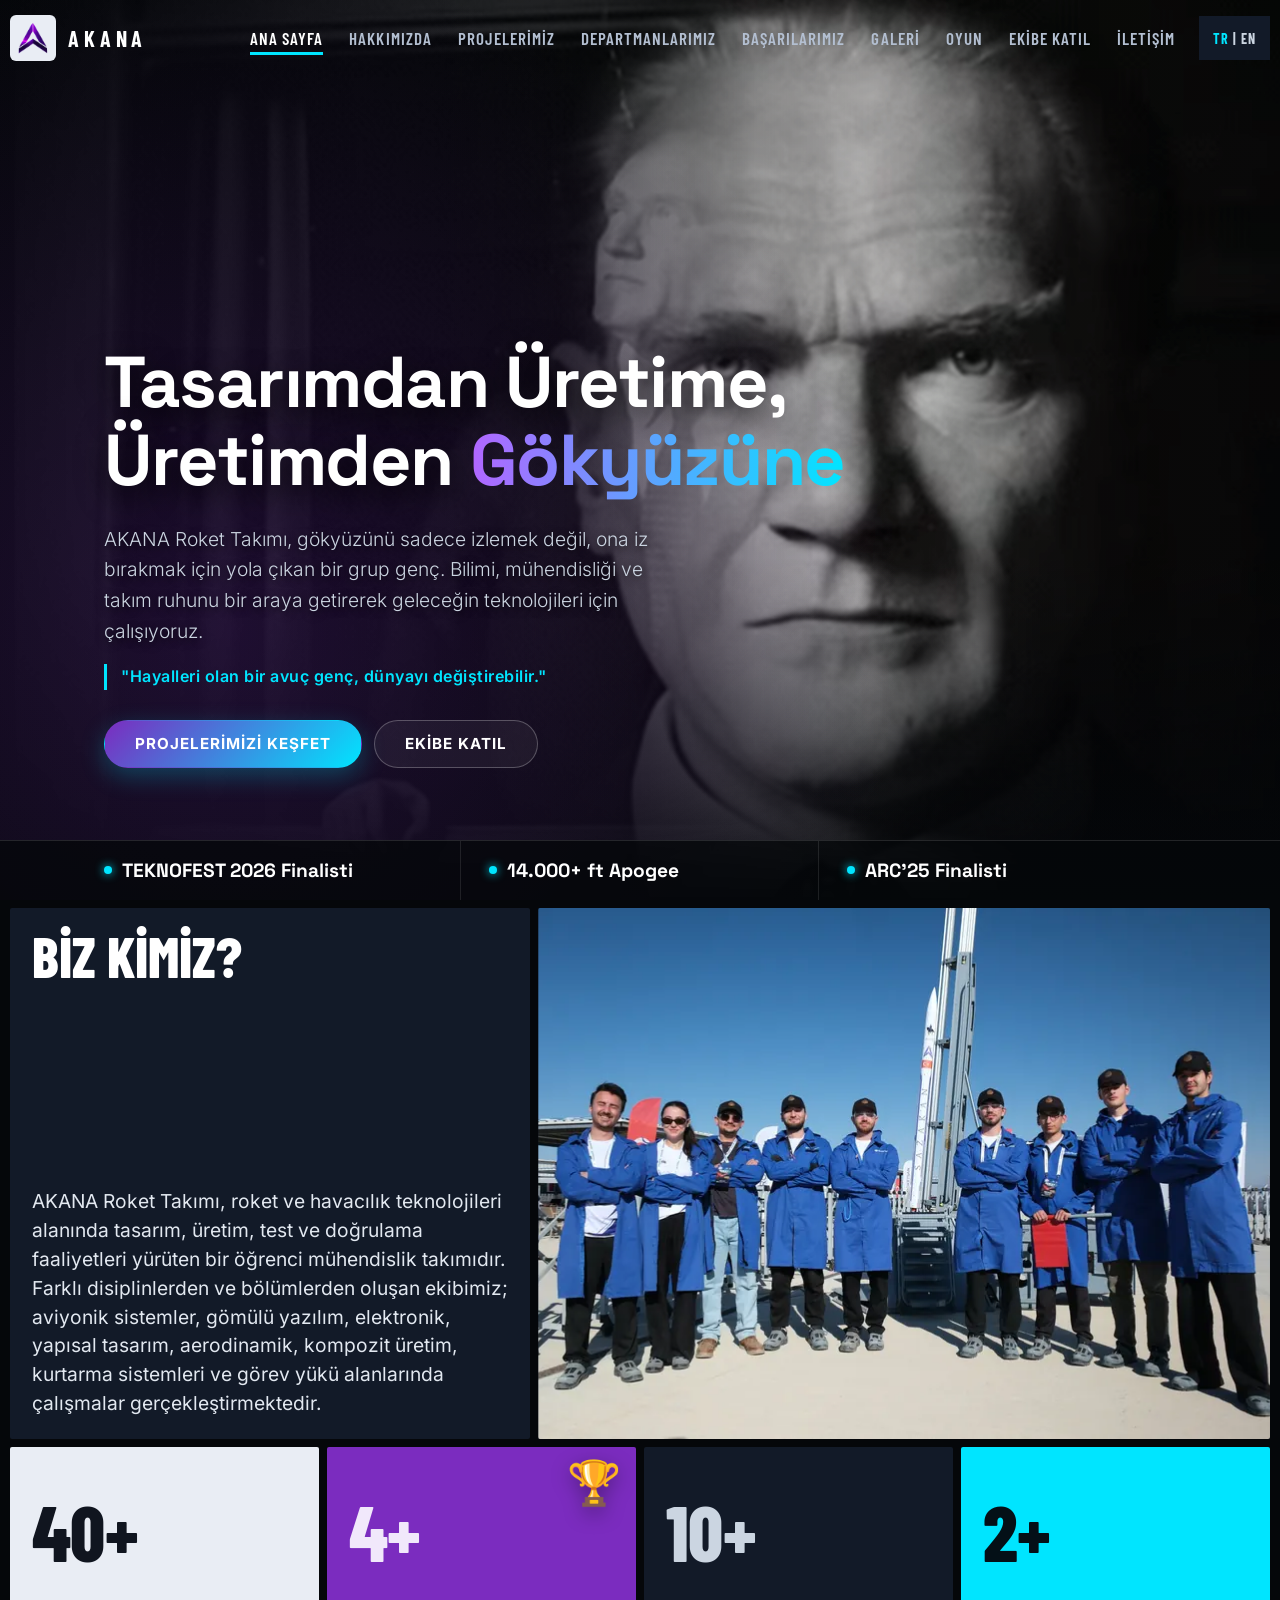
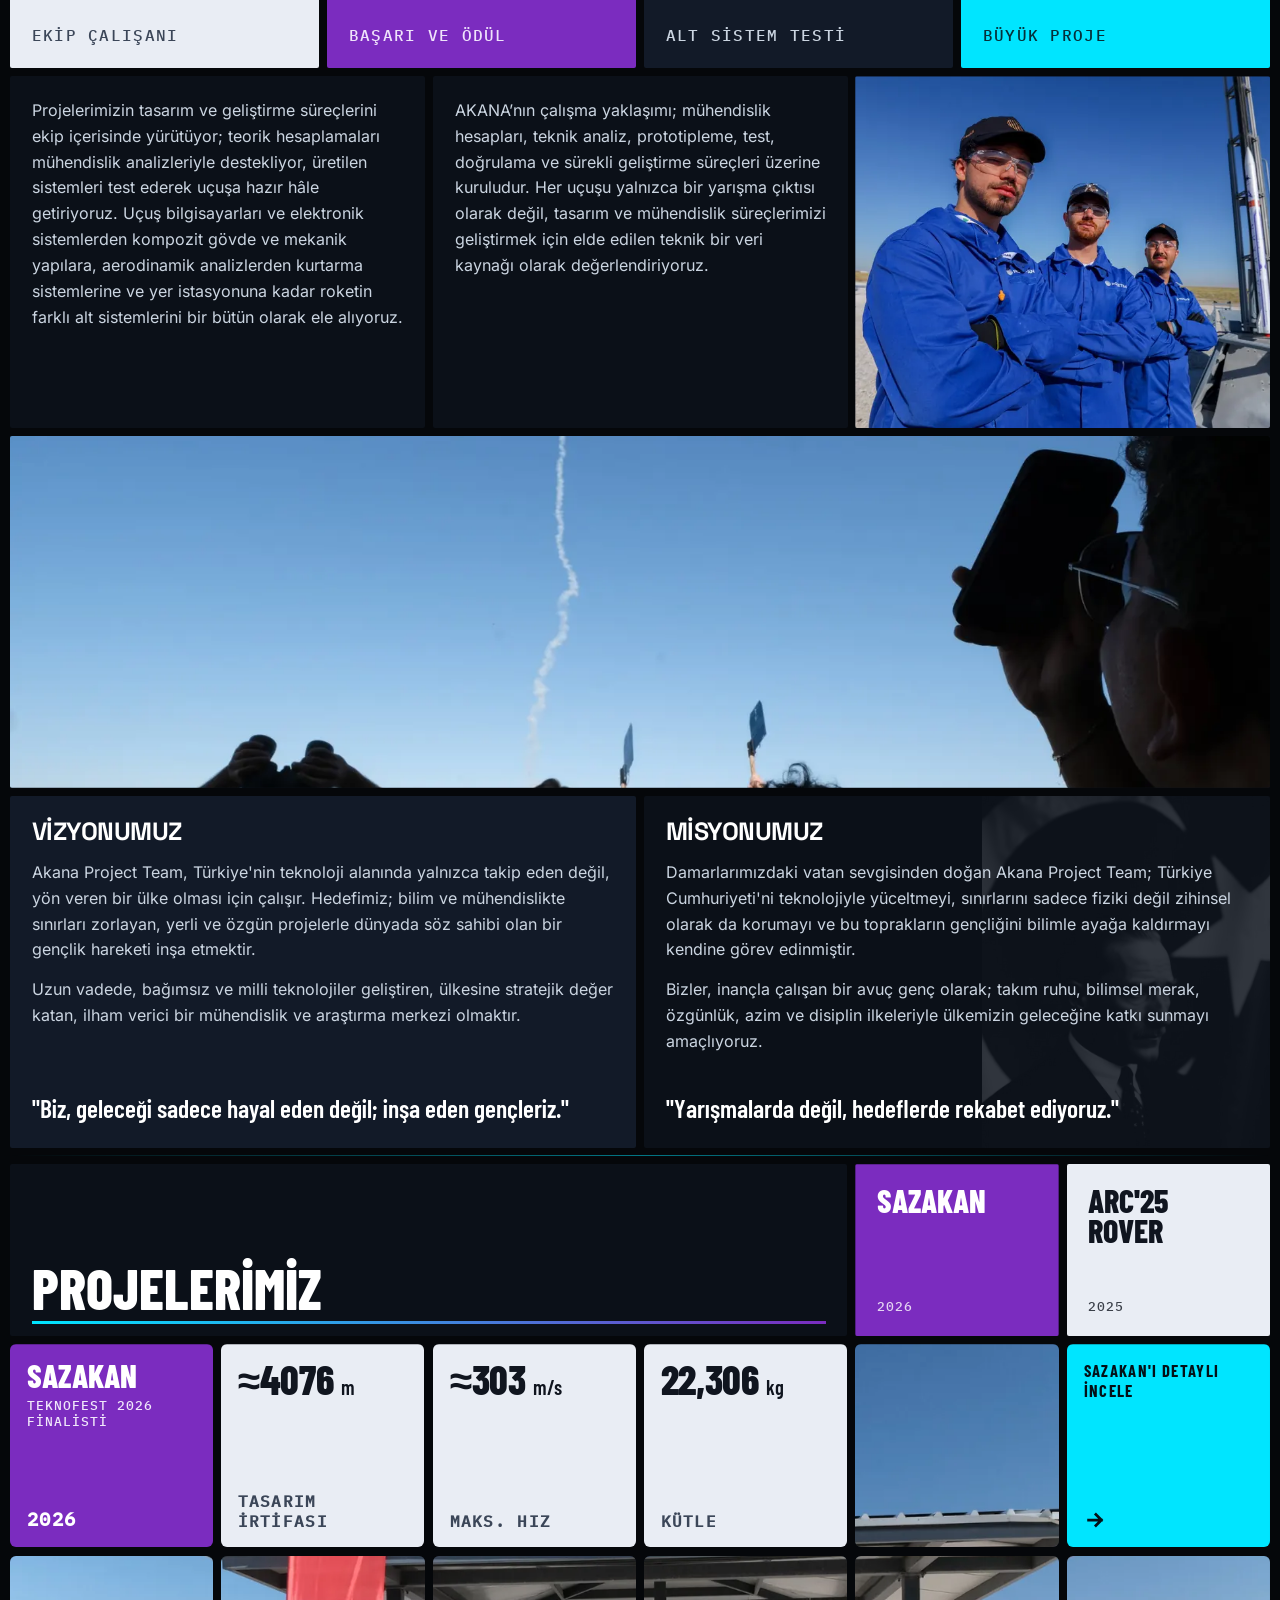
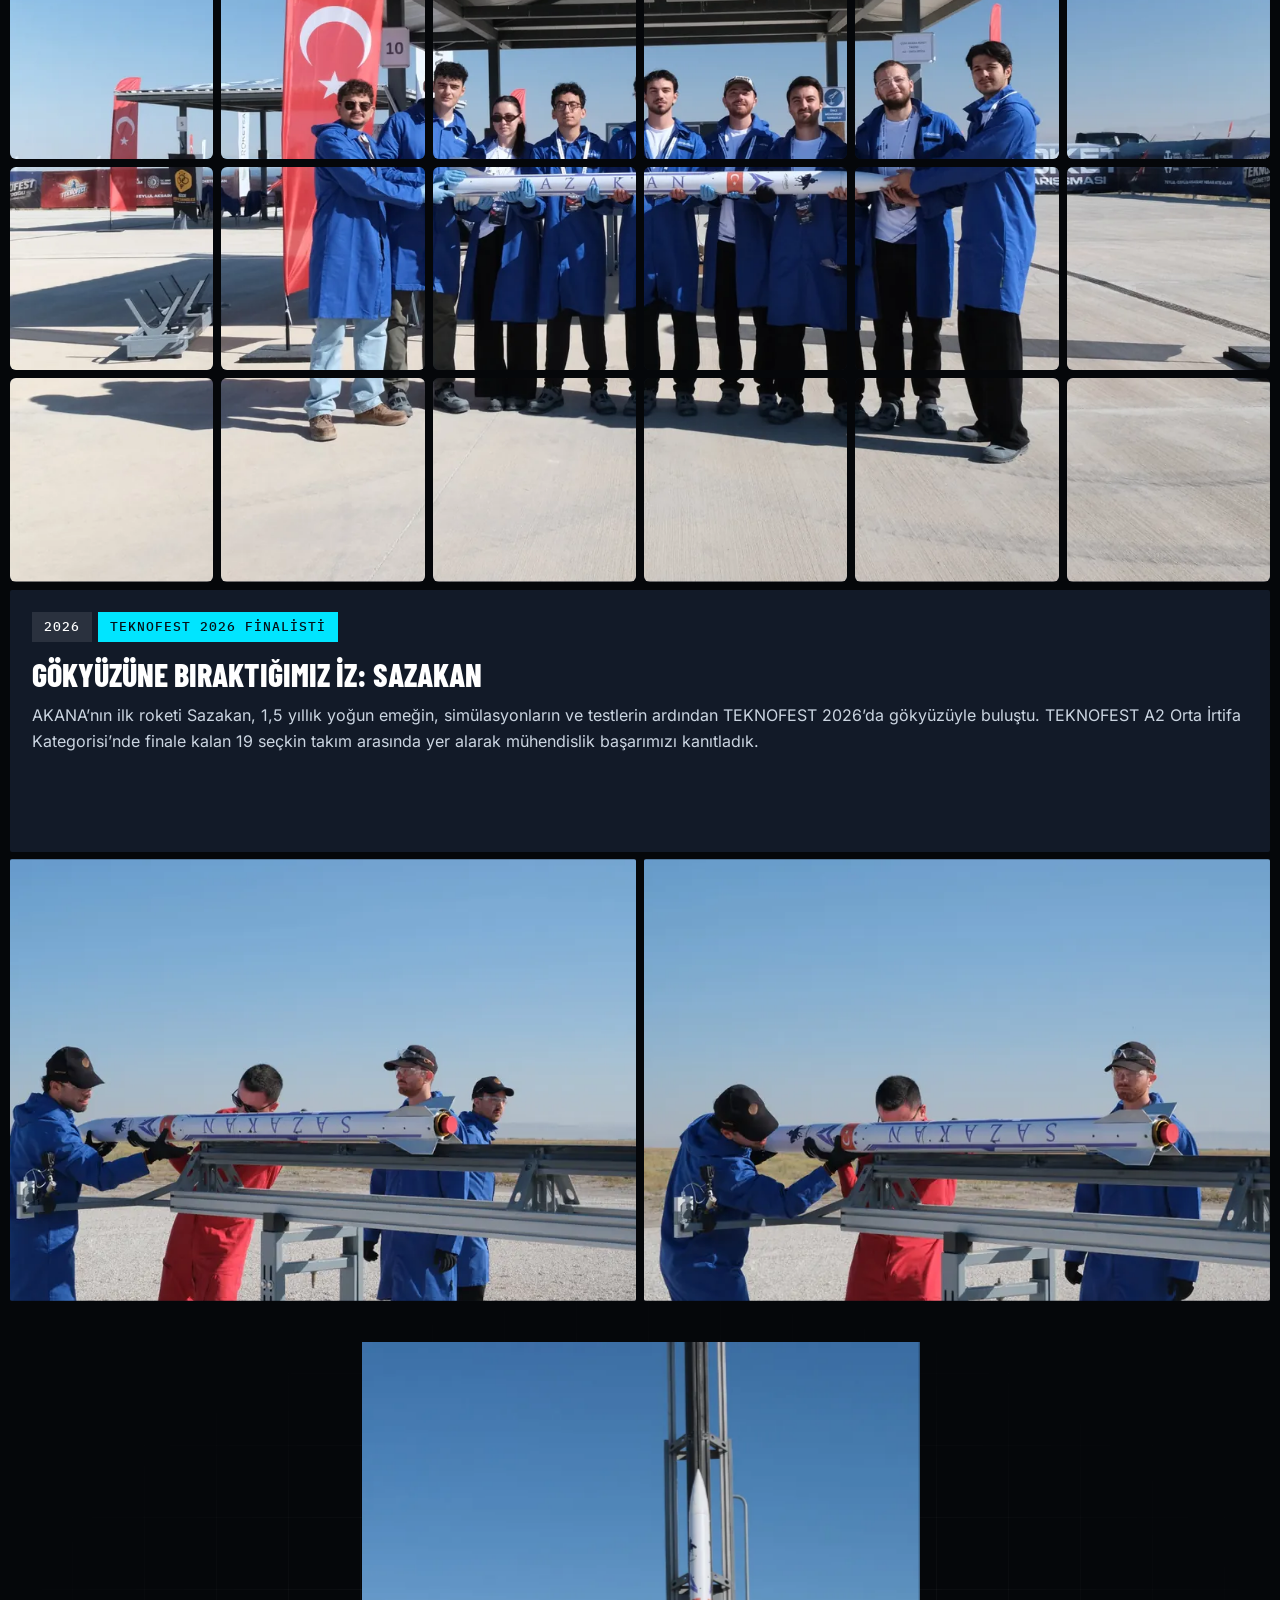
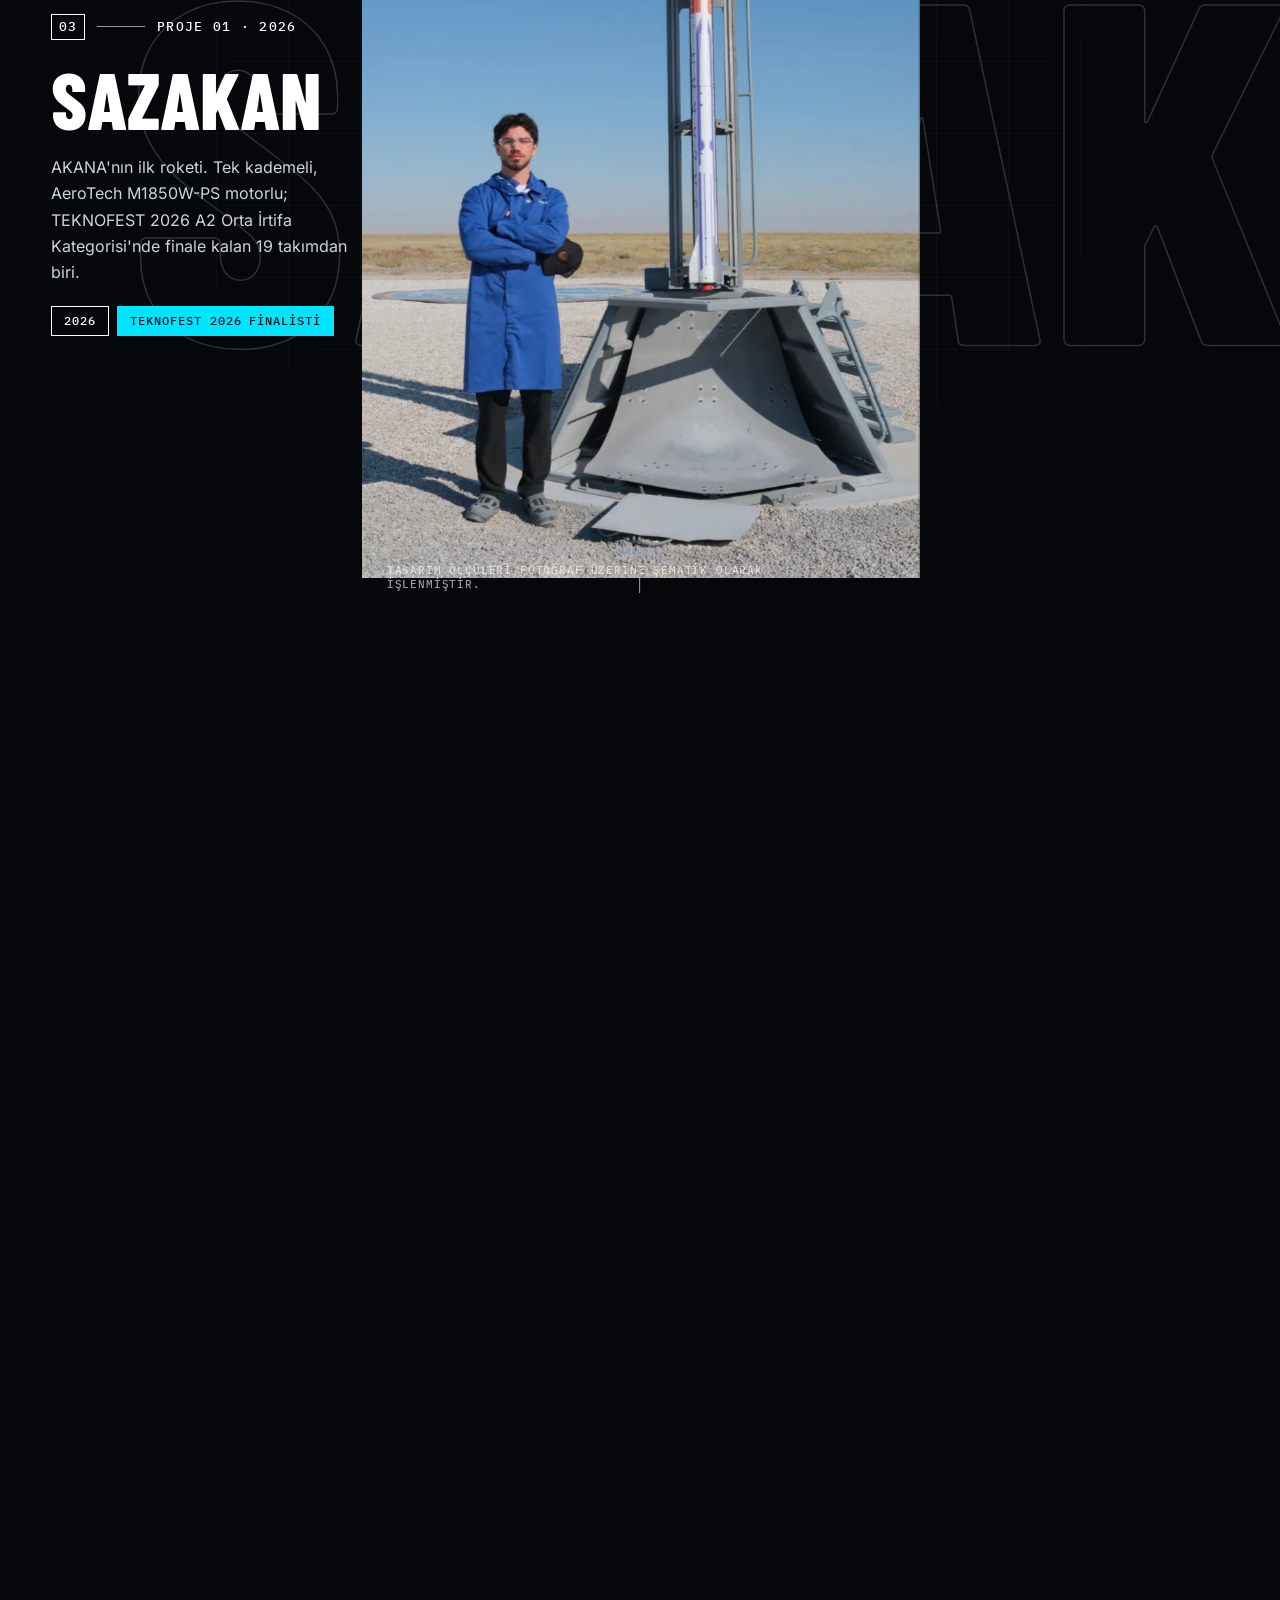
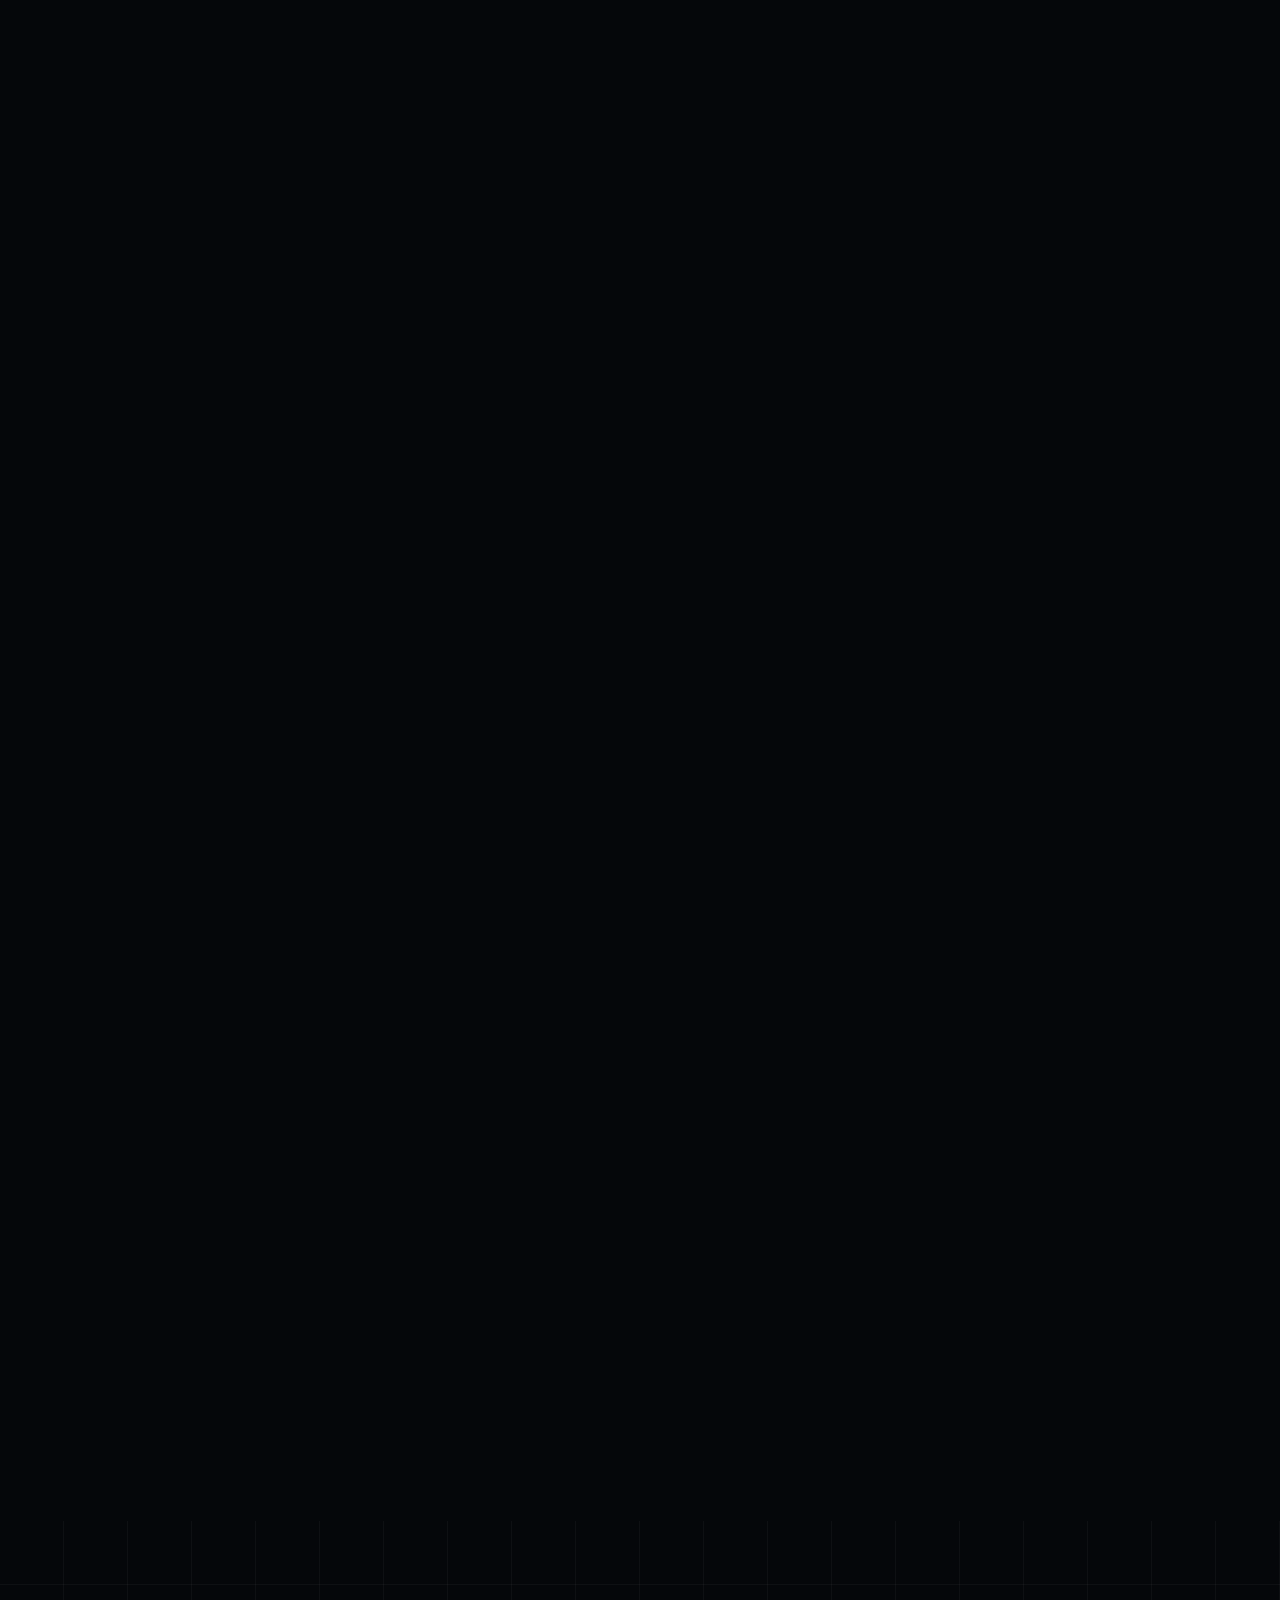
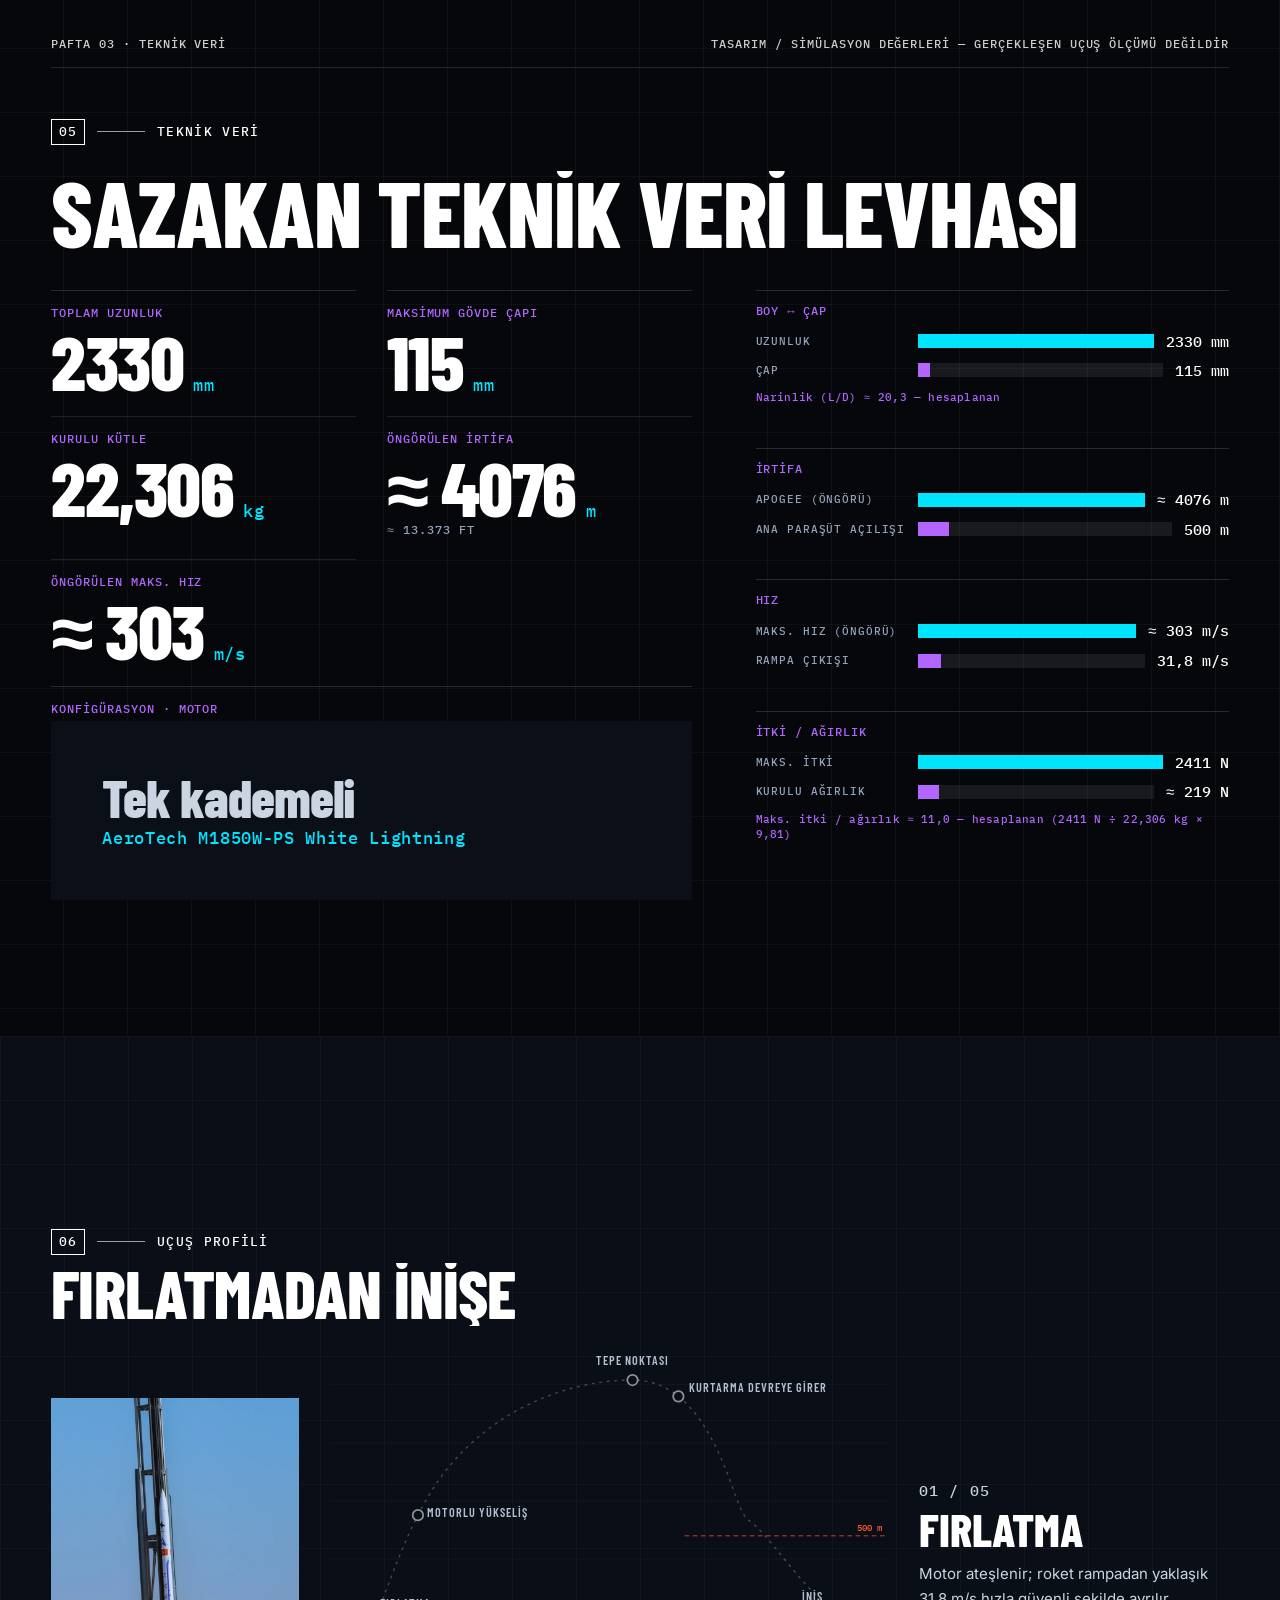
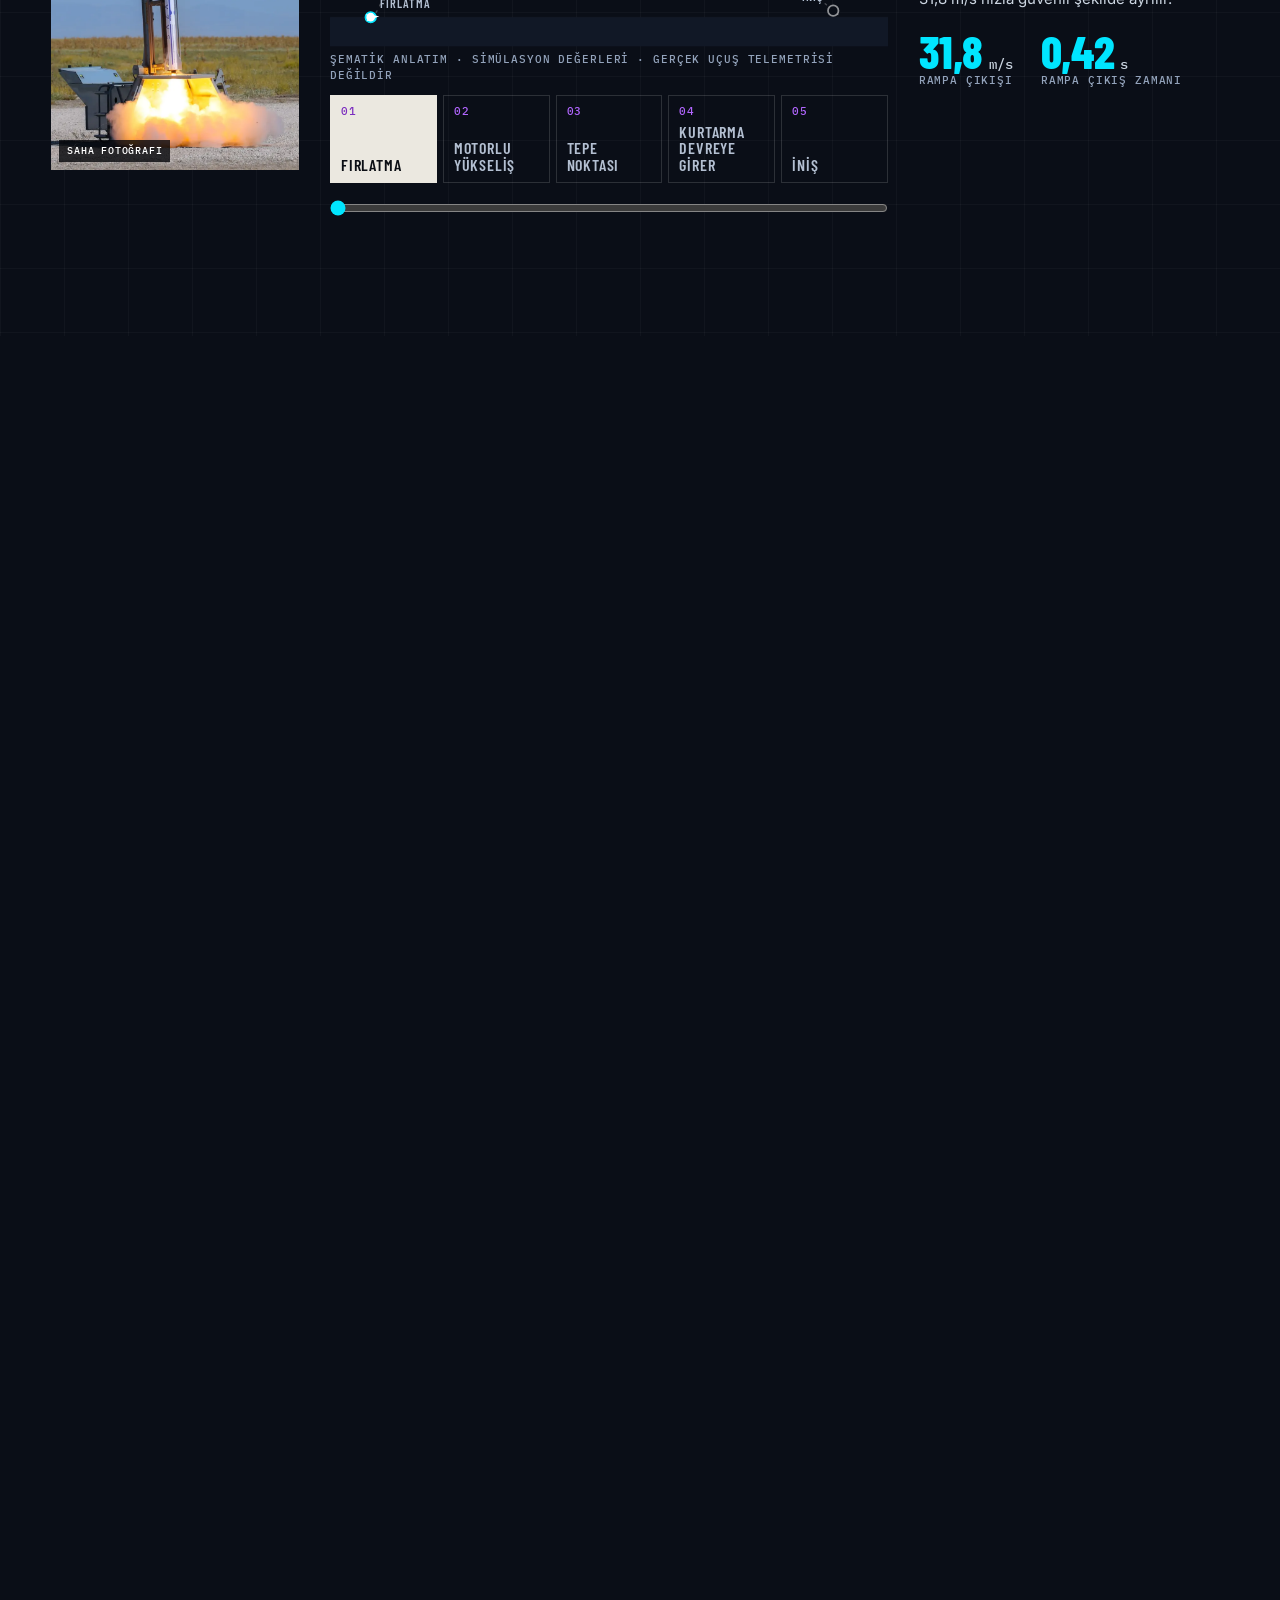
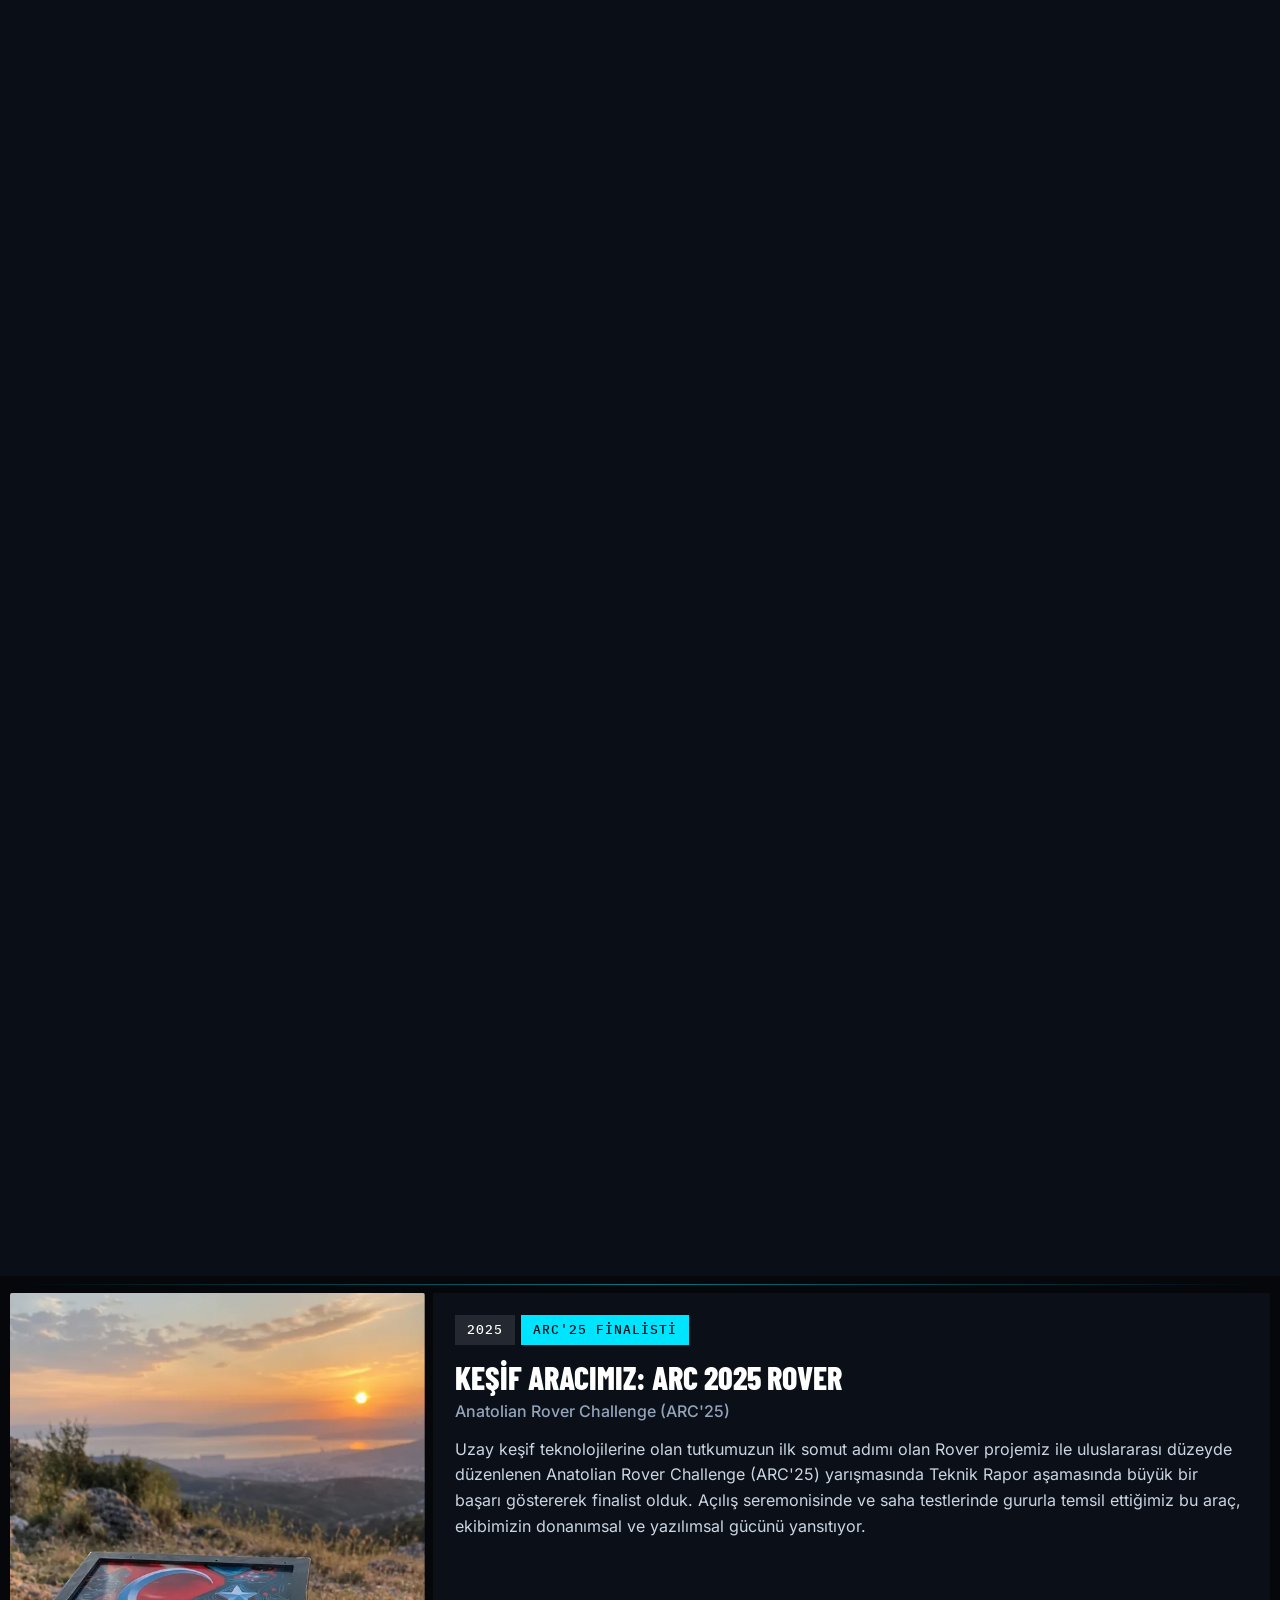
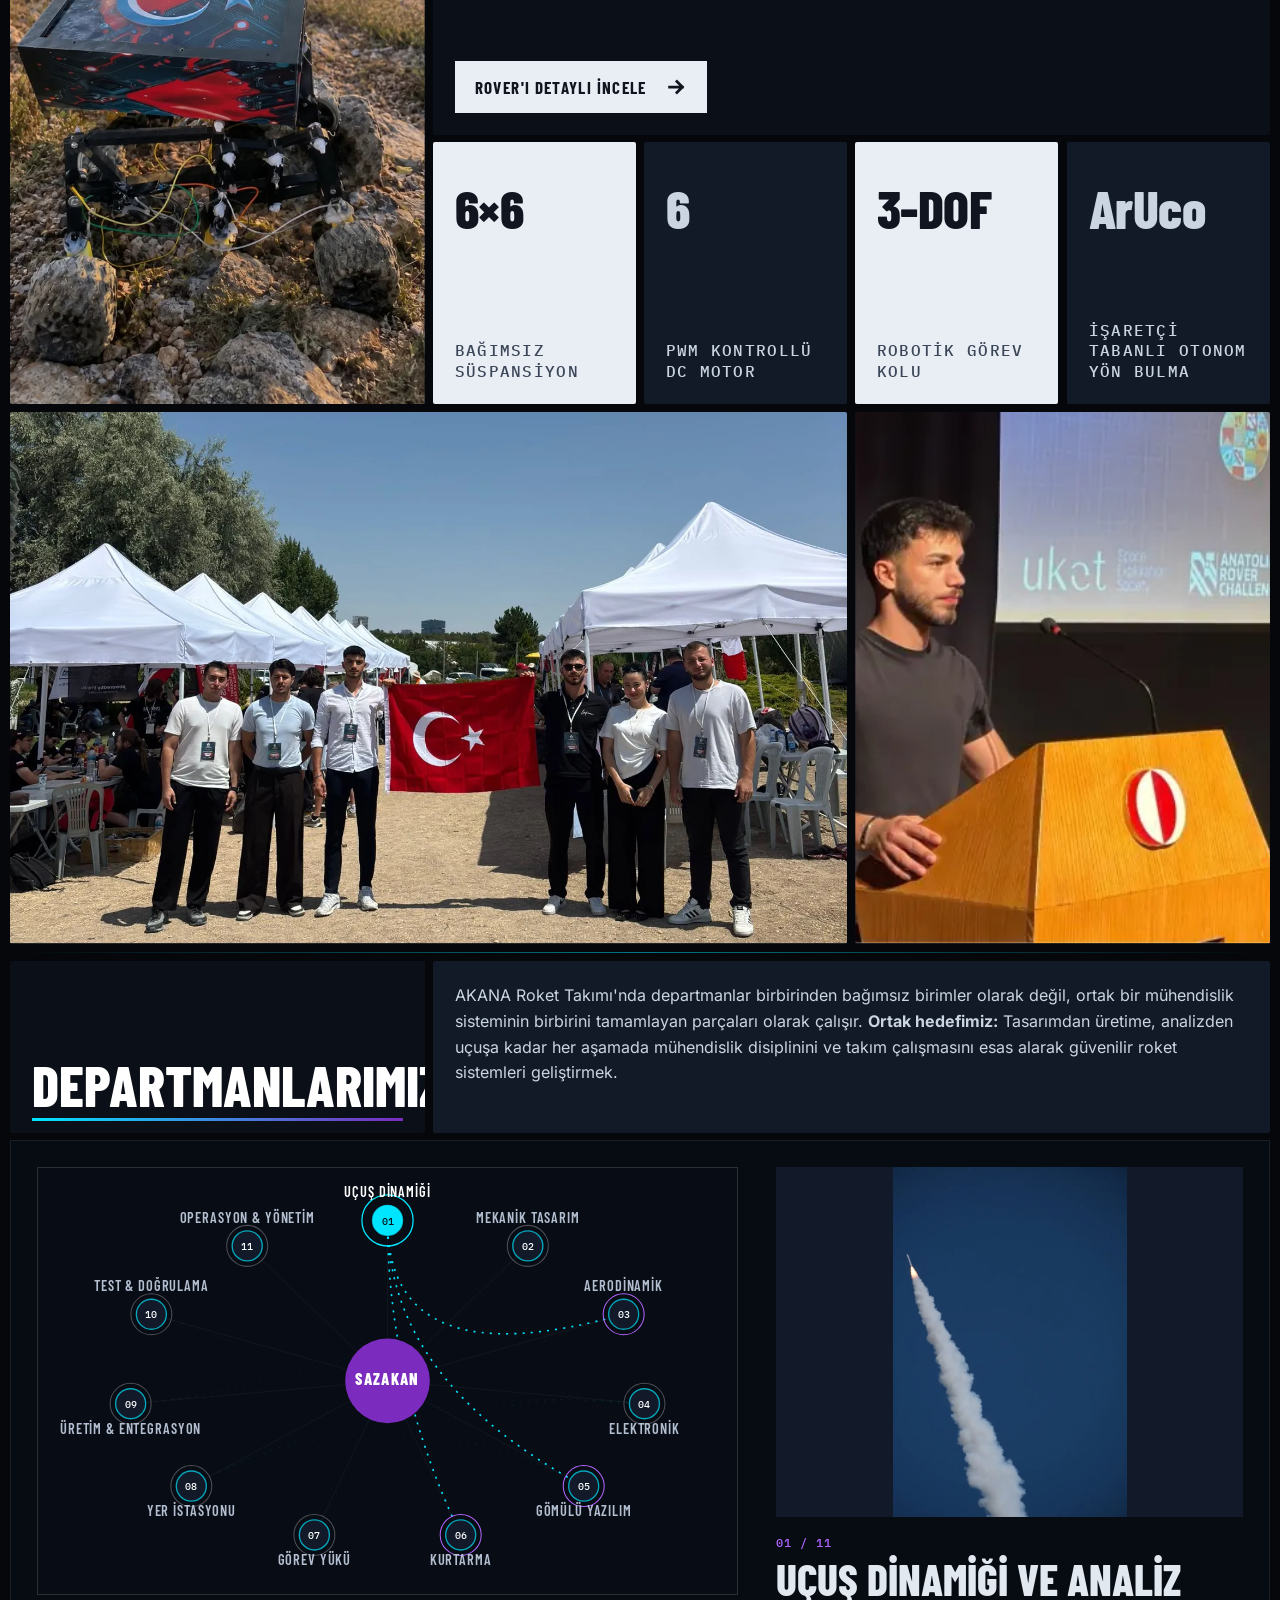
<file: index.html>
<!DOCTYPE html>
<html lang="tr">
<head>
    <meta charset="UTF-8">
    <meta name="viewport" content="width=device-width, initial-scale=1.0, viewport-fit=cover">
    <meta name="color-scheme" content="dark">
    <title>AKANA Roket Takımı | Tasarımdan Üretime, Üretimden Gökyüzüne</title>
    <meta name="description" content="AKANA Roket Takımı: roket ve havacılık teknolojileri alanında tasarım, üretim, test ve doğrulama yapan öğrenci mühendislik takımı. SAZAKAN, ARC'25 Rover ve ekibe katılım.">
    <meta name="theme-color" content="#05070a">
    <link rel="preload" href="assets/fonts/barlow-condensed-latin-800-normal.woff2" as="font" type="font/woff2" crossorigin>

    <meta property="og:type" content="website">
    <meta property="og:site_name" content="AKANA Roket Takımı">
    <meta property="og:title" content="AKANA Roket Takımı | Tasarımdan Üretime, Üretimden Gökyüzüne">
    <meta property="og:description" content="Hayalleri olan bir avuç genç, dünyayı değiştirebilir.">
    <meta property="og:url" content="https://akanaroket-dotcom.github.io/">
    <meta property="og:image" content="https://akanaroket-dotcom.github.io/WhatsApp%20Image%202026-09-24%20at%2015.19.49.jpeg">

    <link rel="icon" type="image/png" href="assets/img/akana-logo-180.png">
    <link rel="preconnect" href="https://fonts.googleapis.com">
    <link rel="preconnect" href="https://fonts.gstatic.com" crossorigin>
    <link href="https://fonts.googleapis.com/css2?family=Inter:wght@300;400;500;600;700&family=Space+Grotesk:wght@400;500;600;700&display=swap" rel="stylesheet">

    <script>document.documentElement.classList.add('js');</script>

    <style id="hero-lock">
        /* ===== ATATÜRK GİRİŞ BÖLÜMÜ — KİLİTLİ BLOK =====
           Bu blok ve <section class="hero"> işaretlemesi orijinal siteden birebir alınmıştır; değiştirilmemelidir. */
        :root {
            color-scheme: dark;
            --dark-bg: #05070a;
            --dark-surface: #0a0e17;
            --text: #cbd5e1;
            --text-strong: #e2e8f0;
            --text-muted: #8b9bb4;
            --accent-purple: #7b2cbf;
            --accent-light-purple: #b266ff;
            --accent-cyan: #00e5ff;
            --white: #ffffff;
            --green: #10b981;
            --glass-bg: rgba(10, 14, 23, 0.72);
            --glass-border: rgba(255, 255, 255, 0.08);
            --glass-glow: 0 8px 32px 0 rgba(0, 0, 0, 0.6);
            --transition: all 0.35s cubic-bezier(0.25, 0.8, 0.25, 1);
            --head: 'Space Grotesk', 'Inter', system-ui, sans-serif;
            --body: 'Inter', system-ui, -apple-system, 'Segoe UI', Roboto, sans-serif;
            --nav-h: 76px;
        }
        * { margin: 0; padding: 0; box-sizing: border-box; }
        html { scroll-behavior: smooth; scroll-padding-top: 84px; -webkit-text-size-adjust: 100%; text-size-adjust: 100%; }
        body { counter-reset: sec dept; font-family: var(--body); background-color: var(--dark-bg); color: var(--text-strong); line-height: 1.7; font-size: 1rem; width: 100%; overflow-x: hidden; position: relative; -webkit-font-smoothing: antialiased; }
        h1, h2, h3, h4 { font-family: var(--head); letter-spacing: -0.02em; line-height: 1.12; color: var(--white); font-weight: 700; overflow-wrap: break-word; }
        a { color: inherit; text-decoration: none; }
        img { max-width: 100%; height: auto; display: block; border-radius: 12px; }
        button { font-family: inherit; }
        ul, ol { list-style: none; }
        [hidden] { display: none !important; }
        .container { max-width: 1200px; margin: 0 auto; padding: 0 5%; width: 100%; position: relative; z-index: 2; }
        html[lang="tr"] .en-content { display: none !important; }
        html[lang="en"] .tr-content { display: none !important; }
        .btn { position: relative; overflow: hidden; z-index: 1; display: inline-flex; align-items: center; justify-content: center; gap: 10px; min-height: 48px; padding: 13px 30px; font: 700 0.95rem/1.2 var(--body); letter-spacing: 1px; text-transform: uppercase; border: 1px solid transparent; border-radius: 50px; cursor: pointer; text-align: center; transition: var(--transition); }
        .btn-primary { background: linear-gradient(135deg, var(--accent-purple), var(--accent-cyan)); color: #fff; box-shadow: 0 8px 25px rgba(0, 229, 255, 0.25); }
        .btn-primary::before { content: ''; position: absolute; top: 0; right: 0; bottom: 0; left: 0; background: linear-gradient(135deg, var(--accent-cyan), var(--accent-light-purple)); z-index: -1; opacity: 0; transition: var(--transition); }
        .btn-primary:hover { transform: translateY(-3px); box-shadow: 0 12px 30px rgba(0, 229, 255, 0.45); }
        .btn-primary:hover::before { opacity: 1; }
        .btn-ghost { background: rgba(255, 255, 255, 0.05); border-color: rgba(255, 255, 255, 0.25); color: #fff; }
        .btn-ghost:hover { background: rgba(255, 255, 255, 0.12); border-color: var(--accent-cyan); box-shadow: 0 0 15px rgba(0, 229, 255, 0.3); transform: translateY(-3px); }
        .hero { position: relative; min-height: 640px; min-height: max(100vh, 640px); min-height: max(100svh, 640px); display: flex; flex-direction: column; padding: 0 !important; overflow: hidden; isolation: isolate; color: #fff; }
        .hero-bg { position: absolute; top: 0; right: 0; bottom: 0; left: 0; z-index: -3; background: var(--dark-bg) url('[data-uri]') 58% 18% / cover no-repeat; filter: contrast(1.06) brightness(0.92); }
        .hero-video { position: absolute; top: 0; bottom: 0; right: 0; width: 66%; height: 100%; z-index: -3; object-fit: cover; object-position: 50% 30%; filter: contrast(1.06) brightness(0.9); -webkit-mask-image: linear-gradient(90deg, transparent 0%, #000 38%); mask-image: linear-gradient(90deg, transparent 0%, #000 38%); pointer-events: none; }
        .hero::before { content: ''; position: absolute; top: 0; right: 0; bottom: 0; left: 0; z-index: -2; background: linear-gradient(90deg, rgba(5, 7, 10, 0.95) 0%, rgba(5, 7, 10, 0.78) 34%, rgba(5, 7, 10, 0.2) 68%, rgba(5, 7, 10, 0.4) 100%), linear-gradient(0deg, var(--dark-bg) 0%, rgba(5, 7, 10, 0) 38%); }
        .hero::after { content: ''; position: absolute; top: 0; right: 0; bottom: 0; left: 0; z-index: -1; background: radial-gradient(circle at 18% 70%, rgba(123, 44, 191, 0.22), transparent 55%); pointer-events: none; }
        .hero-inner { flex: 1; display: flex; flex-direction: column; justify-content: flex-end; padding-top: calc(var(--nav-h) + 48px); padding-bottom: clamp(36px, 6vw, 72px); }
        .hero h1 { font-size: clamp(2.3rem, min(7vw, 8vh), 4.8rem); font-weight: 700; line-height: 1.08; color: #fff; max-width: 16ch; text-shadow: 0 10px 30px rgba(0, 0, 0, 0.8); }
        .hero h1 .grad { background: linear-gradient(to right, var(--accent-light-purple), var(--accent-cyan)); -webkit-background-clip: text; background-clip: text; -webkit-text-fill-color: transparent; color: transparent; text-shadow: none; }
        .hero-lead { max-width: 34rem; color: #cbd5e1; font-weight: 300; font-size: clamp(1rem, 1.5vw, 1.2rem); margin: 24px 0 18px; text-shadow: 0 2px 10px rgba(0, 0, 0, 0.8); }
        .hero-motto { max-width: 34rem; color: var(--accent-cyan); font-weight: 600; letter-spacing: 0.5px; border-left: 3px solid var(--accent-cyan); padding-left: 14px; margin: 0 0 30px; }
        .hero-cta { display: flex; flex-wrap: wrap; gap: 12px; }
        .hero-data { border-top: 1px solid rgba(255, 255, 255, 0.12); background: rgba(5, 7, 10, 0.78); }
        .hero-data ul { display: grid; grid-template-columns: repeat(3, minmax(0, 1fr)); }
        .hero-data li { padding: 18px 16px 18px 0; border-right: 1px solid rgba(255, 255, 255, 0.1); font: 700 clamp(0.88rem, 1.9vw, 1.2rem)/1.2 var(--head); color: #fff; display: flex; align-items: center; gap: 10px; }
        .hero-data li::before { content: ''; flex: none; width: 8px; height: 8px; border-radius: 50%; background: var(--accent-cyan); box-shadow: 0 0 10px var(--accent-cyan); }
        .hero-data li + li { padding-left: clamp(12px, 2.5vw, 28px); }
        .hero-data li:last-child { border-right: 0; }
        @media (max-width: 768px) {
            .hero::before { background: linear-gradient(0deg, var(--dark-bg) 6%, rgba(5, 7, 10, 0.86) 44%, rgba(5, 7, 10, 0.3) 76%, rgba(5, 7, 10, 0.55) 100%); }
            .hero-bg { background-position: 60% 14%; }
            .hero-video { width: 100%; -webkit-mask-image: none; mask-image: none; object-position: 50% 18%; }
            .hero-inner { padding-top: calc(var(--nav-h) + 24px); }
            .btn, .hero-cta .btn, .join-actions .btn { width: 100%; }
        }
        @media (max-height: 520px) and (orientation: landscape) {
            .hero { min-height: 560px; }
            .hero-inner { padding-top: calc(var(--nav-h) + 16px); }
        }
        @media (prefers-reduced-motion: reduce) {
            .hero-video { display: none; }
        }
    </style>
    <link rel="stylesheet" href="assets/css/akana.css?v=20261023">
</head>
<body>
    <a href="#icerik" class="skip-link"><span class="tr-content">İçeriğe geç</span><span class="en-content">Skip to content</span></a>
    <div class="progress" id="progress" aria-hidden="true"></div>

    <!-- NAVBAR -->
    <nav class="navbar" id="navbar" aria-label="Ana menü">
        <div class="nav-inner">
            <a href="#anasayfa" class="logo" aria-label="AKANA Roket Takımı - Ana Sayfa">
                <span class="logo-mark"><img src="assets/img/akana-logo-180.png" alt="Akana Logo" width="40" height="40"></span>
                <span class="logo-word">AKANA</span>
            </a>
            <button class="menu-toggle" id="mobile-menu" aria-label="Menüyü aç / Open menu" aria-expanded="false" aria-controls="nav-links"><span class="bars" aria-hidden="true"></span></button>
            <ul class="nav-links" id="nav-links">
                <li><a class="nav-link" href="#anasayfa"><span class="tr-content">Ana Sayfa</span><span class="en-content">Home</span></a></li>
                <li><a class="nav-link" href="#hakkimizda"><span class="tr-content">Hakkımızda</span><span class="en-content">About Us</span></a></li>
                <li><a class="nav-link" href="#projeler"><span class="tr-content">Projelerimiz</span><span class="en-content">Projects</span></a></li>
                <li><a class="nav-link" href="#departmanlar"><span class="tr-content">Departmanlarımız</span><span class="en-content">Departments</span></a></li>
                <li><a class="nav-link" href="#basarilar"><span class="tr-content">Başarılarımız</span><span class="en-content">Achievements</span></a></li>
                <li><a class="nav-link" href="#medya"><span class="tr-content">Galeri</span><span class="en-content">Gallery</span></a></li>
                <li><a class="nav-link" href="#oyun"><span class="tr-content">Oyun</span><span class="en-content">Game</span></a></li>
                <li><a class="nav-link" href="#ekibe-alim"><span class="tr-content">Ekibe Katıl</span><span class="en-content">Join the Team</span></a></li>
                <li><a class="nav-link" href="#iletisim"><span class="tr-content">İletişim</span><span class="en-content">Contact</span></a></li>
                <li><button class="lang-btn" type="button" onclick="toggleLanguage()" aria-label="Dili değiştir / Switch language"><span class="l-tr">TR</span> | <span class="l-en">EN</span></button></li>
            </ul>
        </div>
    </nav>

    <main id="icerik">

    <!-- HERO (Atatürk girişi — orijinal, değiştirilmedi) -->
    <section class="hero" id="anasayfa" aria-labelledby="hero-title">
        <div class="hero-bg" role="img" aria-label="AKANA Roket Takımı"></div>
        <video class="hero-video" autoplay muted loop playsinline preload="auto" aria-hidden="true" tabindex="-1" disablepictureinpicture><source src="hero.mp4" type="video/mp4"><source src="hero.webm" type="video/webm"></video>
        
        <div class="container hero-inner">
            <h1 id="hero-title">
                <span class="tr-content">Tasarımdan Üretime,<br>Üretimden <span class="grad">Gökyüzüne</span></span>
                <span class="en-content">From Design to Production,<br>From Production to <span class="grad">the Sky</span></span>
            </h1>

            <p class="hero-lead tr-content">AKANA Roket Takımı, gökyüzünü sadece izlemek değil, ona iz bırakmak için yola çıkan bir grup genç. Bilimi, mühendisliği ve takım ruhunu bir araya getirerek geleceğin teknolojileri için çalışıyoruz.</p>
            <p class="hero-lead en-content">AKANA Rocket Team is a group of young engineers driven not only to look at the sky, but to leave our mark on it. Our goal is to bring together engineering, scientific curiosity, and teamwork to develop innovative technologies.</p>

            <p class="hero-motto tr-content">"Hayalleri olan bir avuç genç, dünyayı değiştirebilir."</p>
            <p class="hero-motto en-content">"A handful of young people with dreams can change the world."</p>

            <div class="hero-cta">
                <a href="#projeler" class="btn btn-primary"><span class="tr-content">Projelerimizi Keşfet</span><span class="en-content">Explore Our Projects</span></a>
                <a href="#ekibe-alim" class="btn btn-ghost"><span class="tr-content">Ekibe Katıl</span><span class="en-content">Join the Team</span></a>
            </div>
        </div>
        <div class="hero-data">
            <div class="container">
                <ul>
                    <li><span class="tr-content">TEKNOFEST 2026 Finalisti</span><span class="en-content">TEKNOFEST 2026 Finalist</span></li>
                    <li><span>14.000+ ft Apogee</span></li>
                    <li><span class="tr-content">ARC'25 Finalisti</span><span class="en-content">ARC'25 Finalist</span></li>
                </ul>
            </div>
        </div>
    </section>

    <!-- HAKKIMIZDA -->
    <section id="hakkimizda" class="sect" aria-labelledby="about-title">
      <div class="board">
        <div class="t txt alt lead-t" style="--c:5;--r:6;--ct:6"><h2 class="h-title" id="about-title"><span class="tr-content">Biz Kimiz?</span><span class="en-content">Who Are We?</span></h2><p class="tr-content lead">AKANA Roket Takımı, roket ve havacılık teknolojileri alanında tasarım, üretim, test ve doğrulama faaliyetleri yürüten bir öğrenci mühendislik takımıdır. Farklı disiplinlerden ve bölümlerden oluşan ekibimiz; aviyonik sistemler, gömülü yazılım, elektronik, yapısal tasarım, aerodinamik, kompozit üretim, kurtarma sistemleri ve görev yükü alanlarında çalışmalar gerçekleştirmektedir.</p><p class="en-content lead">AKANA Rocket Team is a student engineering team conducting design, production, testing, and verification activities in the field of rocket and aviation technologies. Our team consisting of different disciplines and departments; conducts studies in the fields of avionics systems, embedded software, electronics, structural design, aerodynamics, composite manufacturing, recovery systems and payload.</p></div>
        <button class="t ph " style="--c:7;--r:6;--ct:6;--arm:3/2" type="button" data-lb data-full="assets/img/team-lineup-pad-1600.webp" data-w="2576" data-h="1717" aria-label="Mavi önlüklü ekip fırlatma kulesinin önünde sıralanmış — büyüt / enlarge"><img src="assets/img/team-lineup-pad-800.webp" srcset="assets/img/team-lineup-pad-800.webp 800w, assets/img/team-lineup-pad-1600.webp 1600w" sizes="(max-width:640px) 100vw, (max-width:1024px) 100vw, 58vw" width="1600" height="1066" alt="Mavi önlüklü ekip fırlatma kulesinin önünde sıralanmış" data-alt-tr="Mavi önlüklü ekip fırlatma kulesinin önünde sıralanmış" data-alt-en="The team in blue coats lined up in front of the launch towers" loading="lazy" decoding="async" style="object-position:50% 62%"></button>
        <div class="t fact paper" style="--c:3;--r:2;--ct:3;--cm:1"><p class="num"><span data-count="40">40</span>+</p><p class="lbl"><span class="tr-content">Ekip Çalışanı</span><span class="en-content">Team Members</span></p></div>
        <div class="t fact purple" style="--c:3;--r:2;--ct:3;--cm:1"><span class="trophy" aria-hidden="true">🏆</span><p class="num"><span data-count="4">4</span>+</p><p class="lbl"><span class="tr-content">Başarı ve Ödül</span><span class="en-content">Awards</span></p></div>
        <div class="t fact alt" style="--c:3;--r:2;--ct:3;--cm:1"><p class="num"><span data-count="10">10</span>+</p><p class="lbl"><span class="tr-content">Alt Sistem Testi</span><span class="en-content">Subsystem Tests</span></p></div>
        <div class="t fact accent" style="--c:3;--r:2;--ct:3;--cm:1"><p class="num"><span data-count="2">2</span>+</p><p class="lbl"><span class="tr-content">Büyük Proje</span><span class="en-content">Major Projects</span></p></div>
        <div class="t txt" style="--c:4;--r:4;--ct:6"><p class="tr-content ">Projelerimizin tasarım ve geliştirme süreçlerini ekip içerisinde yürütüyor; teorik hesaplamaları mühendislik analizleriyle destekliyor, üretilen sistemleri test ederek uçuşa hazır hâle getiriyoruz. Uçuş bilgisayarları ve elektronik sistemlerden kompozit gövde ve mekanik yapılara, aerodinamik analizlerden kurtarma sistemlerine ve yer istasyonuna kadar roketin farklı alt sistemlerini bir bütün olarak ele alıyoruz.</p><p class="en-content ">We manage the design and development processes of our projects internally; supporting theoretical calculations with engineering analyses and testing the manufactured systems to make them flight-ready. We consider the different subsystems of the rocket as a whole, from flight computers and electronic systems to composite body and mechanical structures, from aerodynamic analyzes to recovery systems and ground stations.</p></div>
        <div class="t txt" style="--c:4;--r:4;--ct:6"><p class="tr-content ">AKANA’nın çalışma yaklaşımı; mühendislik hesapları, teknik analiz, prototipleme, test, doğrulama ve sürekli geliştirme süreçleri üzerine kuruludur. Her uçuşu yalnızca bir yarışma çıktısı olarak değil, tasarım ve mühendislik süreçlerimizi geliştirmek için elde edilen teknik bir veri kaynağı olarak değerlendiriyoruz.</p><p class="en-content ">AKANA's working approach is built on engineering calculations, technical analysis, prototyping, testing, verification, and continuous improvement processes. We consider each flight not only as an outcome of a competition, but as a technical data source obtained to improve our design and engineering processes.</p></div>
        <button class="t ph " style="--c:4;--r:4;--ct:6;--arm:3/2" type="button" data-lb data-full="assets/img/team-low-angle-1600.webp" data-w="1600" data-h="1066" aria-label="Mavi önlüklü üç ekip üyesi, arkada fırlatma kulesinde roket — büyüt / enlarge"><img src="assets/img/team-low-angle-800.webp" srcset="assets/img/team-low-angle-800.webp 800w, assets/img/team-low-angle-1600.webp 1600w" sizes="(max-width:640px) 100vw, (max-width:1024px) 100vw, 33vw" width="1600" height="1066" alt="Mavi önlüklü üç ekip üyesi, arkada fırlatma kulesinde roket" data-alt-tr="Mavi önlüklü üç ekip üyesi, arkada fırlatma kulesinde roket" data-alt-en="Three team members in blue coats, the rocket on the launch tower behind them" loading="lazy" decoding="async" style="object-position:18% 50%"></button>
        <button class="t ph " style="--c:12;--r:4;--ct:6;--arm:3/2" type="button" data-lb data-full="assets/img/crowd-smoke-trail-1600.webp" data-w="2576" data-h="1717" aria-label="Kalabalık gökyüzündeki duman izini izliyor — büyüt / enlarge"><img src="assets/img/crowd-smoke-trail-800.webp" srcset="assets/img/crowd-smoke-trail-800.webp 800w, assets/img/crowd-smoke-trail-1600.webp 1600w" sizes="(max-width:640px) 100vw, (max-width:1024px) 100vw, 100vw" width="1600" height="1066" alt="Kalabalık gökyüzündeki duman izini izliyor" data-alt-tr="Kalabalık gökyüzündeki duman izini izliyor" data-alt-en="The crowd watching the smoke trail in the sky" loading="lazy" decoding="async" style="object-position:50% 30%"></button>
        <div class="t txt vm alt" style="--c:6;--r:4;--ct:6"><h3><span class="tr-content">VİZYONUMUZ</span><span class="en-content">OUR VISION</span></h3><p class="tr-content">Akana Project Team, Türkiye'nin teknoloji alanında yalnızca takip eden değil, yön veren bir ülke olması için çalışır. Hedefimiz; bilim ve mühendislikte sınırları zorlayan, yerli ve özgün projelerle dünyada söz sahibi olan bir gençlik hareketi inşa etmektir.</p><p class="tr-content">Uzun vadede, bağımsız ve milli teknolojiler geliştiren, ülkesine stratejik değer katan, ilham verici bir mühendislik ve araştırma merkezi olmaktır.</p><p class="en-content">The Akana Project Team works for Turkey to be a guiding country, not just a follower, in the field of technology. Our goal is to build a youth movement that pushes the boundaries in science and engineering.</p><p class="en-content">In the long term, our aim is to become an inspiring engineering and research center that develops independent and national technologies.</p><p class="hl tr-content">"Biz, geleceği sadece hayal eden değil; inşa eden gençleriz."</p><p class="hl en-content">"We are the youth who not only dream of the future but build it."</p></div>
        <div class="t txt vm atat" style="--c:6;--r:4;--ct:6"><h3><span class="tr-content">MİSYONUMUZ</span><span class="en-content">OUR MISSION</span></h3><p class="tr-content">Damarlarımızdaki vatan sevgisinden doğan Akana Project Team; Türkiye Cumhuriyeti'ni teknolojiyle yüceltmeyi, sınırlarını sadece fiziki değil zihinsel olarak da korumayı ve bu toprakların gençliğini bilimle ayağa kaldırmayı kendine görev edinmiştir.</p><p class="tr-content">Bizler, inançla çalışan bir avuç genç olarak; takım ruhu, bilimsel merak, özgünlük, azim ve disiplin ilkeleriyle ülkemizin geleceğine katkı sunmayı amaçlıyoruz.</p><p class="en-content">Born from the love for our country in our veins, the Akana Project Team has made it its duty to elevate the Republic of Turkey with technology, to protect its borders not only physically but also mentally.</p><p class="en-content">As a handful of young people working with faith, we aim to contribute to the future of our country with the principles of team spirit, scientific curiosity, and discipline.</p><p class="hl tr-content">"Yarışmalarda değil, hedeflerde rekabet ediyoruz."</p><p class="hl en-content">"We compete not in competitions, but in goals."</p></div>
      </div>
    </section>

    <!-- PROJELER -->
    <section id="projeler" class="sect proj" aria-labelledby="projects-title">
      <div class="board">
        <div class="t head" style="--c:8;--r:2;--ct:6"><h2 class="h-title" id="projects-title"><span class="tr-content">Projelerimiz</span><span class="en-content">Our Projects</span></h2></div>
        <a class="t jump purple" style="--c:2;--r:2;--ct:2;--cm:2" href="#sazakan"><span class="j-name">SAZAKAN</span><span class="j-year">2026</span></a>
        <a class="t jump paper" style="--c:2;--r:2;--ct:2;--cm:1" href="#rover"><span class="j-name">ARC'25 Rover</span><span class="j-year">2025</span></a>
        
        <article class="mosaic" id="sazakan-ozet" aria-labelledby="sazakan-name" style="--mimg:url('../img/team-holds-sazakan-1600.webp')">
          <p class="sr-only"><span class="tr-content">Ekip, SAZAKAN roketini Türk bayrağının önünde taşıyor</span><span class="en-content">The team holding the SAZAKAN rocket in front of a Turkish flag</span></p>
          <div class="mosaic-grid" data-shutter>
            <div class="cell sp purple"><h3 class="m-name" id="sazakan-name">SAZAKAN</h3><p class="m-tag"><span class="tr-content">TEKNOFEST 2026 Finalisti</span><span class="en-content">TEKNOFEST 2026 Finalist</span></p><p class="m-yr">2026</p></div><div class="cell sp paper"><p class="num"><span>≈4076</span> <small>m</small></p><p class="lbl"><span class="tr-content">Tasarım İrtifası</span><span class="en-content">Design Apogee</span></p></div><div class="cell sp paper"><p class="num"><span>≈303</span> <small>m/s</small></p><p class="lbl"><span class="tr-content">Maks. Hız</span><span class="en-content">Max Speed</span></p></div><div class="cell sp paper"><p class="num"><span>22,306</span> <small>kg</small></p><p class="lbl"><span class="tr-content">Kütle</span><span class="en-content">Mass</span></p></div><div class="cell" aria-hidden="true" style="--bx:80.000%;--by:0.000%"></div><div class="cell sp accent"><a class="act" href="#sazakan-veri"><span><span class="tr-content">Sazakan'ı Detaylı İncele</span><span class="en-content">Review Sazakan in Detail</span></span><svg viewBox="0 0 24 24" width="22" height="22" aria-hidden="true"><path d="M5 12h14M13 6l6 6-6 6" fill="none" stroke="currentColor" stroke-width="3" stroke-linecap="square"/></svg></a></div><div class="cell" aria-hidden="true" style="--bx:0.000%;--by:33.333%"></div><div class="cell" aria-hidden="true" style="--bx:20.000%;--by:33.333%"></div><div class="cell" aria-hidden="true" style="--bx:40.000%;--by:33.333%"></div><div class="cell" aria-hidden="true" style="--bx:60.000%;--by:33.333%"></div><div class="cell" aria-hidden="true" style="--bx:80.000%;--by:33.333%"></div><div class="cell" aria-hidden="true" style="--bx:100.000%;--by:33.333%"></div><div class="cell" aria-hidden="true" style="--bx:0.000%;--by:66.667%"></div><div class="cell" aria-hidden="true" style="--bx:20.000%;--by:66.667%"></div><div class="cell" aria-hidden="true" style="--bx:40.000%;--by:66.667%"></div><div class="cell" aria-hidden="true" style="--bx:60.000%;--by:66.667%"></div><div class="cell" aria-hidden="true" style="--bx:80.000%;--by:66.667%"></div><div class="cell" aria-hidden="true" style="--bx:100.000%;--by:66.667%"></div><div class="cell" aria-hidden="true" style="--bx:0.000%;--by:100.000%"></div><div class="cell" aria-hidden="true" style="--bx:20.000%;--by:100.000%"></div><div class="cell" aria-hidden="true" style="--bx:40.000%;--by:100.000%"></div><div class="cell" aria-hidden="true" style="--bx:60.000%;--by:100.000%"></div><div class="cell" aria-hidden="true" style="--bx:80.000%;--by:100.000%"></div><div class="cell" aria-hidden="true" style="--bx:100.000%;--by:100.000%"></div>
          </div>
          <button class="t ph mosaic-m" style="--c:12;--r:5;--ct:6;--arm:3/2" type="button" data-lb data-full="assets/img/team-holds-sazakan-1600.webp" data-w="2576" data-h="1717" aria-label="Ekip, SAZAKAN roketini Türk bayrağının önünde taşıyor — büyüt / enlarge"><img src="assets/img/team-holds-sazakan-800.webp" srcset="assets/img/team-holds-sazakan-800.webp 800w, assets/img/team-holds-sazakan-1600.webp 1600w" sizes="(max-width:640px) 100vw, (max-width:1024px) 100vw, 100vw" width="1600" height="1066" alt="Ekip, SAZAKAN roketini Türk bayrağının önünde taşıyor" data-alt-tr="Ekip, SAZAKAN roketini Türk bayrağının önünde taşıyor" data-alt-en="The team holding the SAZAKAN rocket in front of a Turkish flag" loading="lazy" decoding="async" style="object-position:50% 62%"></button>
        </article>
        <div class="t txt alt saz-body" style="--c:12;--r:3;--ct:6"><p class="tags"><span class="tag">2026</span><span class="tag hot"><span class="tr-content">TEKNOFEST 2026 Finalisti</span><span class="en-content">TEKNOFEST 2026 Finalist</span></span></p><h3 class="t-h"><span class="tr-content">Gökyüzüne Bıraktığımız İz: SAZAKAN</span><span class="en-content">Our Mark in the Sky: SAZAKAN</span></h3><p class="tr-content ">AKANA’nın ilk roketi Sazakan, 1,5 yıllık yoğun emeğin, simülasyonların ve testlerin ardından TEKNOFEST 2026’da gökyüzüyle buluştu. TEKNOFEST A2 Orta İrtifa Kategorisi’nde finale kalan 19 seçkin takım arasında yer alarak mühendislik başarımızı kanıtladık.</p><p class="en-content ">AKANA’s first rocket, Sazakan, met the sky at TEKNOFEST 2026 after 1.5 years of intense effort. We proved our engineering success by placing among the 19 finalist teams.</p></div>
        <button class="t ph " style="--c:6;--r:5;--ct:6;--arm:3/2" type="button" data-lb data-full="assets/img/rail-sazakan-1600.webp" data-w="2576" data-h="1717" aria-label="SAZAKAN rayda, üç kişi montaj çalışması yapıyor — büyüt / enlarge"><img src="assets/img/rail-sazakan-800.webp" srcset="assets/img/rail-sazakan-800.webp 800w, assets/img/rail-sazakan-1600.webp 1600w" sizes="(max-width:640px) 100vw, (max-width:1024px) 100vw, 50vw" width="1600" height="1066" alt="SAZAKAN rayda, üç kişi montaj çalışması yapıyor" data-alt-tr="SAZAKAN rayda, üç kişi montaj çalışması yapıyor" data-alt-en="SAZAKAN on the rail with three people at work" loading="lazy" decoding="async" style="object-position:50% 50%"></button><button class="t ph " style="--c:6;--r:5;--ct:6;--arm:3/2" type="button" data-lb data-full="assets/img/rail-sazakan-b-1600.webp" data-w="2576" data-h="1717" aria-label="SAZAKAN rayda, ekip son kontrollerde — büyüt / enlarge"><img src="assets/img/rail-sazakan-b-800.webp" srcset="assets/img/rail-sazakan-b-800.webp 800w, assets/img/rail-sazakan-b-1600.webp 1600w" sizes="(max-width:640px) 100vw, (max-width:1024px) 100vw, 50vw" width="1600" height="1066" alt="SAZAKAN rayda, ekip son kontrollerde" data-alt-tr="SAZAKAN rayda, ekip son kontrollerde" data-alt-en="SAZAKAN on the rail while the team runs final checks" loading="lazy" decoding="async" style="object-position:50% 50%"></button>
      </div>
    </section>
    <div class="x2">
    <!-- SAZAKAN: SAHNE -->
    <section id="sazakan" class="scene" data-scene aria-labelledby="sazakan-title">
      <div class="scene-pin">
        <div class="scene-word" aria-hidden="true"><span>SAZAKAN</span></div>
        <div class="scene-grid-bg" aria-hidden="true"></div>
        <div class="scene-copy">
          <p class="eyebrow on-dark"><span class="ix">03</span><span class="ln"></span><span class="tr-content">Proje 01 · 2026</span><span class="en-content">Project 01 · 2026</span></p>
          <h2 class="scene-title" id="sazakan-title">SAZAKAN</h2>
          <p class="tr-content scene-lead">AKANA'nın ilk roketi. Tek kademeli, AeroTech M1850W-PS motorlu; TEKNOFEST 2026 A2 Orta İrtifa Kategorisi'nde finale kalan 19 takımdan biri.</p><p class="en-content scene-lead">AKANA's first rocket. Single-stage, powered by an AeroTech M1850W-PS motor; one of the 19 finalist teams in the TEKNOFEST 2026 A2 Medium Altitude Category.</p>
          <p class="x-tags"><span class="x-tag">2026</span><span class="x-tag x-hot"><span class="tr-content">TEKNOFEST 2026 Finalisti</span><span class="en-content">TEKNOFEST 2026 Finalist</span></span></p>
        </div>
        <figure class="scene-photo">
          <div class="sp-inner">
            <img class="sp-img" src="assets/img/member-tower-a-800.webp" srcset="assets/img/member-tower-a-800.webp 800w, assets/img/member-tower-a-1600.webp 1600w" sizes="(max-width:900px) 80vw, 46vw" width="1600" height="2400" alt="Mavi önlüklü bir ekip üyesi kuledeki roketin yanında" data-alt-tr="Mavi önlüklü bir ekip üyesi kuledeki roketin yanında" data-alt-en="A team member in a blue coat next to the rocket on the tower" loading="eager" decoding="async" style="object-position:50% 50%">
            <svg class="dim" viewBox="0 0 1600 2400" aria-hidden="true" preserveAspectRatio="none">
              <g class="dim-l">
                <path class="ext" d="M 1120 366 H 1420 M 1120 1566 H 1420" />
                <path class="dl" pathLength="1" d="M 1390 366 V 1566" />
                <path class="tick" d="M 1365 366 H 1415 M 1365 1566 H 1415" />
              </g>
              <g class="dim-d">
                <path class="ext" d="M 936 910 V 830 M 1008 910 V 830" />
                <path class="dl" pathLength="1" d="M 936 855 H 1008" />
              </g>
            </svg>
            <span class="dl-label l-len mono" aria-hidden="true">L = 2330 mm</span>
            <span class="dl-label l-dia mono" aria-hidden="true">Ø 115 mm</span>
          </div>
          <figcaption class="mono"><span class="tr-content">Tasarım ölçüleri fotoğraf üzerine şematik olarak işlenmiştir.</span><span class="en-content">Design dimensions are overlaid schematically on the photograph.</span></figcaption>
        </figure>
        <ul class="scene-read" role="list">
          <li class="r1"><span class="mono"><span class="tr-content">UZUNLUK</span><span class="en-content">LENGTH</span></span><b>2330</b><i>mm</i></li>
          <li class="r2"><span class="mono"><span class="tr-content">MAKS. ÇAP</span><span class="en-content">MAX. DIAMETER</span></span><b>115</b><i>mm</i></li>
          <li class="r3"><span class="mono"><span class="tr-content">KURULU KÜTLE</span><span class="en-content">LOADED MASS</span></span><b>22,306</b><i>kg</i></li>
        </ul>
        <p class="scroll-cue mono" aria-hidden="true"><span class="tr-content">Kaydır</span><span class="en-content">Scroll</span><i></i></p>
      </div>
    </section>

    
    <!-- SAZAKAN: VERİ LEVHASI -->
    <section id="sazakan-veri" class="sheet ink-grid" aria-labelledby="data-title" data-bars>
      <div class="wrap">
        <div class="sheet-top"><span class="mono"><span class="tr-content">PAFTA 03 · TEKNİK VERİ</span><span class="en-content">SHEET 03 · TECHNICAL DATA</span></span><span class="mono"><span class="tr-content">TASARIM / SİMÜLASYON DEĞERLERİ — GERÇEKLEŞEN UÇUŞ ÖLÇÜMÜ DEĞİLDİR</span><span class="en-content">DESIGN / SIMULATION VALUES — NOT MEASURED FLIGHT RESULTS</span></span></div>
        <p class="eyebrow on-dark"><span class="ix">05</span><span class="ln"></span><span class="tr-content">Teknik veri</span><span class="en-content">Technical data</span></p>
        <h2 class="mega sm" id="data-title" data-r="mask"><span><span class="tr-content">SAZAKAN Teknik Veri Levhası</span><span class="en-content">SAZAKAN Technical Data Sheet</span></span></h2>
        <div class="data-grid">
          <ul class="dvals" role="list"><li class="dv dv-len" data-r="wipe"><span class="dlab mono"><span class="tr-content">Toplam uzunluk</span><span class="en-content">Overall length</span></span><span class="dval"><b>2330</b><i>mm</i></span></li><li class="dv dv-dia" data-r="wipe"><span class="dlab mono"><span class="tr-content">Maksimum gövde çapı</span><span class="en-content">Maximum body diameter</span></span><span class="dval"><b>115</b><i>mm</i></span></li><li class="dv dv-mass" data-r="wipe"><span class="dlab mono"><span class="tr-content">Kurulu kütle</span><span class="en-content">Loaded mass</span></span><span class="dval"><b>22,306</b><i>kg</i></span></li><li class="dv dv-alt" data-r="wipe"><span class="dlab mono"><span class="tr-content">Öngörülen irtifa</span><span class="en-content">Predicted altitude</span></span><span class="dval"><b>≈ 4076</b><i>m</i></span><span class="dn mono">≈ 13.373 ft</span></li><li class="dv dv-spd" data-r="wipe"><span class="dlab mono"><span class="tr-content">Öngörülen maks. hız</span><span class="en-content">Predicted max. speed</span></span><span class="dval"><b>≈ 303</b><i>m/s</i></span></li>
            <li class="dv dv-cfg" data-r="wipe"><span class="dlab mono"><span class="tr-content">Konfigürasyon · Motor</span><span class="en-content">Configuration · Motor</span></span><span class="dval t"><b><span class="tr-content">Tek kademeli</span><span class="en-content">Single stage</span></b><i>AeroTech M1850W-PS White Lightning</i></span></li>
          </ul>
          <div class="cmp" aria-label="Karşılaştırma çubukları / Comparison bars">
            <div class="cmp-g">
              <p class="mono"><span class="tr-content">BOY ↔ ÇAP</span><span class="en-content">LENGTH ↔ DIAMETER</span></p>
              <div class="bar"><span class="bl mono"><span class="tr-content">Uzunluk</span><span class="en-content">Length</span></span><span class="bt"><i style="--w:100%"></i></span><b>2330 mm</b></div>
              <div class="bar"><span class="bl mono"><span class="tr-content">Çap</span><span class="en-content">Diameter</span></span><span class="bt"><i style="--w:4.94%"></i></span><b>115 mm</b></div>
              <p class="der mono"><span class="tr-content">Narinlik (L/D) ≈ 20,3 — hesaplanan</span><span class="en-content">Fineness (L/D) ≈ 20.3 — calculated</span></p>
            </div>
            <div class="cmp-g">
              <p class="mono"><span class="tr-content">İRTİFA</span><span class="en-content">ALTITUDE</span></p>
              <div class="bar"><span class="bl mono"><span class="tr-content">Apogee (öngörü)</span><span class="en-content">Apogee (predicted)</span></span><span class="bt"><i style="--w:100%"></i></span><b>≈ 4076 m</b></div>
              <div class="bar"><span class="bl mono"><span class="tr-content">Ana paraşüt açılışı</span><span class="en-content">Main chute deploy</span></span><span class="bt"><i style="--w:12.27%"></i></span><b>500 m</b></div>
            </div>
            <div class="cmp-g">
              <p class="mono"><span class="tr-content">HIZ</span><span class="en-content">SPEED</span></p>
              <div class="bar"><span class="bl mono"><span class="tr-content">Maks. hız (öngörü)</span><span class="en-content">Max. speed (predicted)</span></span><span class="bt"><i style="--w:100%"></i></span><b>≈ 303 m/s</b></div>
              <div class="bar"><span class="bl mono"><span class="tr-content">Rampa çıkışı</span><span class="en-content">Rail exit</span></span><span class="bt"><i style="--w:10.5%"></i></span><b>31,8 m/s</b></div>
            </div>
            <div class="cmp-g">
              <p class="mono"><span class="tr-content">İTKİ / AĞIRLIK</span><span class="en-content">THRUST / WEIGHT</span></p>
              <div class="bar"><span class="bl mono"><span class="tr-content">Maks. itki</span><span class="en-content">Max. thrust</span></span><span class="bt"><i style="--w:100%"></i></span><b>2411 N</b></div>
              <div class="bar"><span class="bl mono"><span class="tr-content">Kurulu ağırlık</span><span class="en-content">Loaded weight</span></span><span class="bt"><i style="--w:9.08%"></i></span><b>≈ 219 N</b></div>
              <p class="der mono"><span class="tr-content">Maks. itki / ağırlık ≈ 11,0 — hesaplanan (2411 N ÷ 22,306 kg × 9,81)</span><span class="en-content">Max. thrust / weight ≈ 11.0 — calculated (2411 N ÷ 22.306 kg × 9.81)</span></p>
            </div>
          </div>
        </div>
      </div>
    </section>

    <!-- SAZAKAN: UÇUŞ PROFİLİ -->
    <section id="ucus-profili" class="flight" data-flight aria-labelledby="fl-title">
      <div class="fl-pin">
        <div class="wrap fl-wrap">
          <div class="fl-head">
            <p class="eyebrow on-dark"><span class="ix">06</span><span class="ln"></span><span class="tr-content">Uçuş profili</span><span class="en-content">Flight profile</span></p>
            <h2 class="mega sm" id="fl-title" data-r="mask"><span><span class="tr-content">Fırlatmadan İnişe</span><span class="en-content">From Launch to Landing</span></span></h2>
          </div>
          <div class="fl-left">
            <div class="fl-photos"><div class="fl-ph on" data-step="0"><img src="assets/img/ignition-flame-800.webp" srcset="assets/img/ignition-flame-800.webp 800w, assets/img/ignition-flame-1600.webp 1066w" sizes="(max-width:900px) 70vw, 34vw" width="1066" height="1600" alt="Fırlatma rampasının dibinde ateşleme alevi ve duman" data-alt-tr="Fırlatma rampasının dibinde ateşleme alevi ve duman" data-alt-en="Ignition flame and smoke at the foot of the launch tower" loading="lazy" decoding="async" style="object-position:50% 50%"></div><div class="fl-ph" data-step="1"><img src="assets/img/launch-ascent-800.webp" srcset="assets/img/launch-ascent-800.webp 800w, assets/img/launch-ascent-1600.webp 1066w" sizes="(max-width:900px) 70vw, 34vw" width="1066" height="1600" alt="SAZAKAN mavi gökyüzünde alev ve duman bırakarak yükseliyor" data-alt-tr="SAZAKAN mavi gökyüzünde alev ve duman bırakarak yükseliyor" data-alt-en="SAZAKAN climbing into the blue sky, trailing flame and smoke" loading="lazy" decoding="async" style="object-position:50% 50%"></div><div class="fl-ph" data-step="2"><img src="assets/img/plume-low-800.webp" srcset="assets/img/plume-low-800.webp 800w, assets/img/plume-low-1600.webp 1600w" sizes="(max-width:900px) 70vw, 34vw" width="1600" height="2400" alt="Koyu mavi gökte alçak irtifada duman izi" data-alt-tr="Koyu mavi gökte alçak irtifada duman izi" data-alt-en="A low smoke trail in the deep blue sky" loading="lazy" decoding="async" style="object-position:50% 50%"></div><div class="fl-ph fl-chutes" data-step="3 4" aria-hidden="true"><svg viewBox="0 0 400 520"><g class="cg c-pay"><path d="M 250 150 a 50 50 0 0 1 100 0 z"/><path class="ln" d="M 255 150 L 300 300 L 345 150"/></g><g class="cg c-dro"><path d="M 70 120 a 80 80 0 0 1 160 0 z"/><path class="ln" d="M 78 120 L 150 300 L 222 120"/></g><g class="cg c-main"><path d="M 60 70 a 140 140 0 0 1 280 0 z" /><path class="ln" d="M 70 70 L 200 360 L 330 70"/></g><rect class="rk-b" x="190" y="360" width="20" height="90" rx="3"/></svg><p class="mono"><span class="tr-content">Temsili paraşüt dizilimi</span><span class="en-content">Representative parachute arrangement</span></p></div><span class="fl-tag mono"><span class="tr-content">Saha fotoğrafı</span><span class="en-content">Field photo</span></span></div>
          </div>
          <div class="fl-mid">
            <svg class="fl-svg" viewBox="0 0 960 520" role="img" aria-label="Uçuş profili şeması — ölçekli değil / Flight profile schematic — not to scale">
              <g class="grid" aria-hidden="true"><path d="M 0 70 H 960"/><path d="M 0 170 H 960"/><path d="M 0 270 H 960"/><path d="M 0 370 H 960"/><path d="M 0 470 H 960"/></g>
              <rect class="ground" x="0" y="470" width="960" height="50"/>
              <path class="base" id="fl-path" d="M 70 470 C 90 470 118 330 190 230 C 270 120 400 62 520 62 C 600 62 650 130 690 240 C 700 268 706 286 716 300 C 760 330 800 410 880 470"/>
              <path class="trace" id="fl-trace" d="M 70 470 C 90 470 118 330 190 230 C 270 120 400 62 520 62 C 600 62 650 130 690 240 C 700 268 706 286 716 300 C 760 330 800 410 880 470"/>
              <g id="fl-stops"></g>
              <g class="fl-rocket" id="fl-rocket"><path d="M 0 -15 L 6 8 L 0 4 L -6 8 Z"/></g>
              <line class="mainline" x1="610" y1="330" x2="960" y2="330"/><text class="mltxt" x="950" y="322" text-anchor="end">500 m</text>
            </svg>
            <p class="mono fl-sim"><span class="tr-content">Şematik anlatım · simülasyon değerleri · gerçek uçuş telemetrisi değildir</span><span class="en-content">Schematic · simulation values · not real flight telemetry</span></p>
            <div class="fl-ctrl">
              <div class="fl-steps" role="tablist" aria-label="Uçuş aşamaları / Flight phases">
                <button type="button" class="fl-step" role="tab" data-step="0" aria-controls="fp-0" aria-selected="true"><span class="mono">01</span><span><span class="tr-content">Fırlatma</span><span class="en-content">Launch</span></span></button><button type="button" class="fl-step" role="tab" data-step="1" aria-controls="fp-1" aria-selected="false"><span class="mono">02</span><span><span class="tr-content">Motorlu yükseliş</span><span class="en-content">Powered ascent</span></span></button><button type="button" class="fl-step" role="tab" data-step="2" aria-controls="fp-2" aria-selected="false"><span class="mono">03</span><span><span class="tr-content">Tepe noktası</span><span class="en-content">Apogee</span></span></button><button type="button" class="fl-step" role="tab" data-step="3" aria-controls="fp-3" aria-selected="false"><span class="mono">04</span><span><span class="tr-content">Kurtarma devreye girer</span><span class="en-content">Recovery deploys</span></span></button><button type="button" class="fl-step" role="tab" data-step="4" aria-controls="fp-4" aria-selected="false"><span class="mono">05</span><span><span class="tr-content">İniş</span><span class="en-content">Landing</span></span></button>
              </div>
              <input class="fl-range" type="range" min="0" max="1000" value="0" aria-label="Uçuş ilerlemesi / Flight progress">
            </div>
          </div>
          <div class="fl-right" aria-live="polite"><div class="fp on" role="tabpanel" id="fp-0" data-step="0"><p class="mono fp-n">01 / 05</p><h3><span class="tr-content">Fırlatma</span><span class="en-content">Launch</span></h3><p class="tr-content">Motor ateşlenir; roket rampadan yaklaşık 31,8 m/s hızla güvenli şekilde ayrılır.</p><p class="en-content">The motor ignites; the rocket safely leaves the rail at approximately 31.8 m/s.</p><ul class="fl-metrics" role="list"><li><b>31,8</b><i>m/s</i><span class="mono"><span class="tr-content">rampa çıkışı</span><span class="en-content">rail exit</span></span></li><li><b>0,42</b><i>s</i><span class="mono"><span class="tr-content">rampa çıkış zamanı</span><span class="en-content">rail exit time</span></span></li></ul></div><div class="fp" role="tabpanel" id="fp-1" data-step="1"><p class="mono fp-n">02 / 05</p><h3><span class="tr-content">Motorlu yükseliş</span><span class="en-content">Powered ascent</span></h3><p class="tr-content">Ticari AeroTech M1850W-PS motoru maksimum 2411 N itki uygular; roket yaklaşık 6,75 s sürecek takatli uçuşta hızlanır.</p><p class="en-content">The commercial AeroTech M1850W-PS applies a maximum thrust of 2411 N; the rocket accelerates during the powered flight lasting about 6.75 s.</p><ul class="fl-metrics" role="list"><li><b>2411</b><i>N</i><span class="mono"><span class="tr-content">maks. itki</span><span class="en-content">max. thrust</span></span></li><li><b>10,06</b><i>g</i><span class="mono"><span class="tr-content">maks. ivme</span><span class="en-content">max. acceleration</span></span></li><li><b>≈ 303</b><i>m/s</i><span class="mono"><span class="tr-content">maks. hız (öngörü)</span><span class="en-content">max. speed (predicted)</span></span></li></ul></div><div class="fp" role="tabpanel" id="fp-2" data-step="2"><p class="mono fp-n">03 / 05</p><h3><span class="tr-content">Tepe noktası</span><span class="en-content">Apogee</span></h3><p class="tr-content">Motor söndükten sonra roket atalet ile yükselir. Sensörler apogee'yi tespit eder.</p><p class="en-content">After burnout the rocket coasts upward. The sensors detect apogee.</p><ul class="fl-metrics" role="list"><li><b>≈ 4076</b><i>m</i><span class="mono"><span class="tr-content">öngörülen irtifa</span><span class="en-content">predicted altitude</span></span></li><li><b>29,1</b><i>s</i><span class="mono"><span class="tr-content">apogee zamanı (sim.)</span><span class="en-content">apogee time (sim.)</span></span></li></ul></div><div class="fp" role="tabpanel" id="fp-3" data-step="3"><p class="mono fp-n">04 / 05</p><h3><span class="tr-content">Kurtarma devreye girer</span><span class="en-content">Recovery deploys</span></h3><p class="tr-content">Uçuş kontrol bilgisayarı sıcak gaz üretecini tetikler; roket ayrılır, drogue paraşüt ve görev yükü serbest kalır.</p><p class="en-content">The flight computer triggers the hot gas generator; the rocket separates, releasing the drogue parachute and the payload.</p><ul class="fl-metrics" role="list"><li><b>Ø 1,20</b><i>m</i><span class="mono"><span class="tr-content">drogue paraşüt</span><span class="en-content">drogue parachute</span></span></li><li><b>Ø 0,70</b><i>m</i><span class="mono"><span class="tr-content">görev yükü paraşütü</span><span class="en-content">payload parachute</span></span></li></ul></div><div class="fp" role="tabpanel" id="fp-4" data-step="4"><p class="mono fp-n">05 / 05</p><h3><span class="tr-content">İniş</span><span class="en-content">Landing</span></h3><p class="tr-content">Yere 500 m kala ana paraşüt açılır; sistem yavaşlayarak güvenle yeryüzüne iner.</p><p class="en-content">At 500 m above ground the main parachute opens; the descent slows and the system lands safely.</p><ul class="fl-metrics" role="list"><li><b>500</b><i>m</i><span class="mono"><span class="tr-content">ana paraşüt açılışı</span><span class="en-content">main chute deploy</span></span></li><li><b>Ø 2,40</b><i>m</i><span class="mono"><span class="tr-content">ana paraşüt</span><span class="en-content">main parachute</span></span></li></ul></div></div>
        </div>
      </div>
    </section>
</div>
    <section id="rover-bolum" class="sect proj2" aria-label="ARC'25 Rover">
      <div class="board">
        <button class="t ph rover-ph" style="--c:4;--r:8;--ct:3;--arm:3/4" type="button" data-lb data-full="assets/img/rover-sunset-1600.webp" data-w="1792" data-h="2390" aria-label="Gün batımında dağ yamacında duran ARC rover aracı — büyüt / enlarge"><img src="assets/img/rover-sunset-800.webp" srcset="assets/img/rover-sunset-800.webp 800w, assets/img/rover-sunset-1600.webp 1600w" sizes="(max-width:640px) 100vw, (max-width:1024px) 100vw, 33vw" width="1600" height="2134" alt="Gün batımında dağ yamacında duran ARC rover aracı" data-alt-tr="Gün batımında dağ yamacında duran ARC rover aracı" data-alt-en="The ARC rover on a hillside at sunset" loading="lazy" decoding="async" style="object-position:50% 55%"></button>
        <div class="t txt rv-body" style="--c:8;--r:5;--ct:3" id="rover"><p class="tags"><span class="tag">2025</span><span class="tag hot"><span class="tr-content">ARC'25 Finalisti</span><span class="en-content">ARC'25 Finalist</span></span></p><h3 class="t-h" id="rover-name"><span class="tr-content">Keşif Aracımız: ARC 2025 Rover</span><span class="en-content">Our Exploration Vehicle: ARC 2025 Rover</span><em>Anatolian Rover Challenge (ARC'25)</em></h3><p class="tr-content ">Uzay keşif teknolojilerine olan tutkumuzun ilk somut adımı olan Rover projemiz ile uluslararası düzeyde düzenlenen Anatolian Rover Challenge (ARC'25) yarışmasında Teknik Rapor aşamasında büyük bir başarı göstererek finalist olduk. Açılış seremonisinde ve saha testlerinde gururla temsil ettiğimiz bu araç, ekibimizin donanımsal ve yazılımsal gücünü yansıtıyor.</p><p class="en-content ">Inspired by the idea of exploring the surface of Mars, we developed our own rover and became finalists in the international Anatolian Rover Challenge (ARC'25) competition at the Technical Report stage. The vehicle, which we proudly represented at the opening ceremony and in field tests, reflects the hardware and software strength of our team.</p>
          <button type="button" class="act paper" onclick="openModal('rover-modal', this)" aria-haspopup="dialog"><span><span class="tr-content">Rover'ı Detaylı İncele</span><span class="en-content">Review Rover in Detail</span></span><svg viewBox="0 0 24 24" width="22" height="22" aria-hidden="true"><path d="M5 12h14M13 6l6 6-6 6" fill="none" stroke="currentColor" stroke-width="3" stroke-linecap="square"/></svg></button></div>
        <div class="t fact paper" style="--c:2;--r:3;--ct:3;--cm:1"><p class="num"><span>6×6</span></p><p class="lbl"><span class="tr-content">bağımsız süspansiyon</span><span class="en-content">independent suspension</span></p></div><div class="t fact alt" style="--c:2;--r:3;--ct:3;--cm:1"><p class="num"><span>6</span></p><p class="lbl"><span class="tr-content">PWM kontrollü DC motor</span><span class="en-content">PWM-controlled DC motors</span></p></div><div class="t fact paper" style="--c:2;--r:3;--ct:3;--cm:1"><p class="num"><span>3-DOF</span></p><p class="lbl"><span class="tr-content">robotik görev kolu</span><span class="en-content">robotic task arm</span></p></div><div class="t fact alt" style="--c:2;--r:3;--ct:3;--cm:1"><p class="num"><span>ArUco</span></p><p class="lbl"><span class="tr-content">işaretçi tabanlı otonom yön bulma</span><span class="en-content">marker-based autonomous navigation</span></p></div>
        <button class="t ph " style="--c:8;--r:6;--ct:6;--arm:3/4" type="button" data-lb data-full="assets/img/arc-tent-flag-1600.webp" data-w="1536" data-h="2048" aria-label="ARC alanında beyaz çadırların önünde Türk bayrağıyla ekip — büyüt / enlarge"><img src="assets/img/arc-tent-flag-800.webp" srcset="assets/img/arc-tent-flag-800.webp 800w, assets/img/arc-tent-flag-1600.webp 1536w" sizes="(max-width:640px) 100vw, (max-width:1024px) 100vw, 67vw" width="1536" height="2048" alt="ARC alanında beyaz çadırların önünde Türk bayrağıyla ekip" data-alt-tr="ARC alanında beyaz çadırların önünde Türk bayrağıyla ekip" data-alt-en="The team with a Turkish flag in front of white tents at the ARC site" loading="lazy" decoding="async" style="object-position:50% 68%"></button><button class="t ph " style="--c:4;--r:6;--ct:6;--arm:1/1" type="button" data-lb data-full="assets/img/arc-speaker-800.webp" data-w="400" data-h="400" aria-label="ARC&#x27;25 sunumunda konuşma yapan ekip üyesi — büyüt / enlarge"><img src="assets/img/arc-speaker-800.webp" srcset="assets/img/arc-speaker-800.webp 400w" sizes="(max-width:640px) 100vw, (max-width:1024px) 100vw, 33vw" width="400" height="400" alt="ARC&#x27;25 sunumunda konuşma yapan ekip üyesi" data-alt-tr="ARC&#x27;25 sunumunda konuşma yapan ekip üyesi" data-alt-en="A team member speaking at ARC&#x27;25" loading="lazy" decoding="async" style="object-position:42% 40%"></button>
      </div>
    </section>

    <!-- DEPARTMANLAR -->
    <section id="departmanlar" class="sect" aria-labelledby="dept-title">
      <div class="board">
        <div class="t head" style="--c:4;--r:2;--ct:6"><h2 class="h-title" id="dept-title"><span class="tr-content">Departmanlarımız</span><span class="en-content">Our Departments</span></h2></div>
        <div class="t txt alt dept-intro" style="--c:8;--r:2;--ct:6"><p class="tr-content ">AKANA Roket Takımı'nda departmanlar birbirinden bağımsız birimler olarak değil, ortak bir mühendislik sisteminin birbirini tamamlayan parçaları olarak çalışır. <strong>Ortak hedefimiz:</strong> Tasarımdan üretime, analizden uçuşa kadar her aşamada mühendislik disiplinini ve takım çalışmasını esas alarak güvenilir roket sistemleri geliştirmek.</p><p class="en-content ">In the AKANA Rocket Team, departments do not work as independent units, but as complementary parts of a common engineering system. <strong>Our common goal:</strong> To develop reliable rocket systems based on engineering discipline and teamwork at every stage from design to production, from analysis to flight.</p></div>
      </div>
      <div class="x2 dx-inline" data-dx-root>
        <div class="dx-layout">
          <div class="dx-graph">
            <svg viewBox="0 0 1000 600" role="group" aria-label="Departman ilişki şeması / Department relationship diagram">
              <g class="spokes" aria-hidden="true"><path class="x-sp" data-a="0" d="M 500 300 L 500.0 65.0"/><path class="x-sp" data-a="1" d="M 500 300 L 705.4 102.3"/><path class="x-sp" data-a="2" d="M 500 300 L 845.7 202.4"/><path class="x-sp" data-a="3" d="M 500 300 L 876.1 333.4"/><path class="x-sp" data-a="4" d="M 500 300 L 787.2 453.9"/><path class="x-sp" data-a="5" d="M 500 300 L 607.1 525.5"/><path class="x-sp" data-a="6" d="M 500 300 L 392.9 525.5"/><path class="x-sp" data-a="7" d="M 500 300 L 212.8 453.9"/><path class="x-sp" data-a="8" d="M 500 300 L 123.9 333.4"/><path class="x-sp" data-a="9" d="M 500 300 L 154.3 202.4"/><path class="x-sp" data-a="10" d="M 500 300 L 294.6 102.3"/></g>
              <g class="edges" aria-hidden="true"><path class="ed" data-a="0" data-b="2" d="M 500.0 65.0 Q 500 300 845.7 202.4"/><path class="ed" data-a="0" data-b="5" d="M 500.0 65.0 Q 500 300 607.1 525.5"/><path class="ed" data-a="0" data-b="4" d="M 500.0 65.0 Q 500 300 787.2 453.9"/><path class="ed" data-a="1" data-b="2" d="M 705.4 102.3 Q 500 300 845.7 202.4"/><path class="ed" data-a="1" data-b="8" d="M 705.4 102.3 Q 500 300 123.9 333.4"/><path class="ed" data-a="1" data-b="6" d="M 705.4 102.3 Q 500 300 392.9 525.5"/><path class="ed" data-a="3" data-b="4" d="M 876.1 333.4 Q 500 300 787.2 453.9"/><path class="ed" data-a="3" data-b="7" d="M 876.1 333.4 Q 500 300 212.8 453.9"/><path class="ed" data-a="3" data-b="6" d="M 876.1 333.4 Q 500 300 392.9 525.5"/><path class="ed" data-a="4" data-b="5" d="M 787.2 453.9 Q 500 300 607.1 525.5"/><path class="ed" data-a="4" data-b="7" d="M 787.2 453.9 Q 500 300 212.8 453.9"/><path class="ed" data-a="5" data-b="9" d="M 607.1 525.5 Q 500 300 154.3 202.4"/><path class="ed" data-a="8" data-b="9" d="M 123.9 333.4 Q 500 300 154.3 202.4"/><path class="ed" data-a="6" data-b="7" d="M 392.9 525.5 Q 500 300 212.8 453.9"/><path class="ed" data-a="2" data-b="3" d="M 845.7 202.4 Q 500 300 876.1 333.4"/></g>
              <g class="hub"><circle r="62" cx="500" cy="300"/><text x="500" y="306" text-anchor="middle">SAZAKAN</text></g>
              <g class="nodes"><g class="nd" role="button" tabindex="0" data-dx="0" aria-label="01 Uçuş Dinamiği / Flight Dynamics" transform="translate(500.0 65.0)"><circle class="ring" r="30"/><circle class="core" r="22"/><text class="nn" y="6" text-anchor="middle">01</text><text class="nl tr-content" y="-34.0" text-anchor="middle">Uçuş Dinamiği</text><text class="nl en-content" y="-34.0" text-anchor="middle">Flight Dynamics</text></g><g class="nd" role="button" tabindex="0" data-dx="1" aria-label="02 Mekanik Tasarım / Mechanical Design" transform="translate(705.4 102.3)"><circle class="ring" r="30"/><circle class="core" r="22"/><text class="nn" y="6" text-anchor="middle">02</text><text class="nl tr-content" y="-34.0" text-anchor="middle">Mekanik Tasarım</text><text class="nl en-content" y="-34.0" text-anchor="middle">Mechanical Design</text></g><g class="nd" role="button" tabindex="0" data-dx="2" aria-label="03 Aerodinamik / Aerodynamics" transform="translate(845.7 202.4)"><circle class="ring" r="30"/><circle class="core" r="22"/><text class="nn" y="6" text-anchor="middle">03</text><text class="nl tr-content" y="-34.0" text-anchor="middle">Aerodinamik</text><text class="nl en-content" y="-34.0" text-anchor="middle">Aerodynamics</text></g><g class="nd" role="button" tabindex="0" data-dx="3" aria-label="04 Elektronik / Electronics" transform="translate(876.1 333.4)"><circle class="ring" r="30"/><circle class="core" r="22"/><text class="nn" y="6" text-anchor="middle">04</text><text class="nl tr-content" y="44.0" text-anchor="middle">Elektronik</text><text class="nl en-content" y="44.0" text-anchor="middle">Electronics</text></g><g class="nd" role="button" tabindex="0" data-dx="4" aria-label="05 Gömülü Yazılım / Embedded Software" transform="translate(787.2 453.9)"><circle class="ring" r="30"/><circle class="core" r="22"/><text class="nn" y="6" text-anchor="middle">05</text><text class="nl tr-content" y="44.0" text-anchor="middle">Gömülü Yazılım</text><text class="nl en-content" y="44.0" text-anchor="middle">Embedded Software</text></g><g class="nd" role="button" tabindex="0" data-dx="5" aria-label="06 Kurtarma / Recovery" transform="translate(607.1 525.5)"><circle class="ring" r="30"/><circle class="core" r="22"/><text class="nn" y="6" text-anchor="middle">06</text><text class="nl tr-content" y="44.0" text-anchor="middle">Kurtarma</text><text class="nl en-content" y="44.0" text-anchor="middle">Recovery</text></g><g class="nd" role="button" tabindex="0" data-dx="6" aria-label="07 Görev Yükü / Payload" transform="translate(392.9 525.5)"><circle class="ring" r="30"/><circle class="core" r="22"/><text class="nn" y="6" text-anchor="middle">07</text><text class="nl tr-content" y="44.0" text-anchor="middle">Görev Yükü</text><text class="nl en-content" y="44.0" text-anchor="middle">Payload</text></g><g class="nd" role="button" tabindex="0" data-dx="7" aria-label="08 Yer İstasyonu / Ground Station" transform="translate(212.8 453.9)"><circle class="ring" r="30"/><circle class="core" r="22"/><text class="nn" y="6" text-anchor="middle">08</text><text class="nl tr-content" y="44.0" text-anchor="middle">Yer İstasyonu</text><text class="nl en-content" y="44.0" text-anchor="middle">Ground Station</text></g><g class="nd" role="button" tabindex="0" data-dx="8" aria-label="09 Üretim &amp; Entegrasyon / Production &amp; Integration" transform="translate(123.9 333.4)"><circle class="ring" r="30"/><circle class="core" r="22"/><text class="nn" y="6" text-anchor="middle">09</text><text class="nl tr-content" y="44.0" text-anchor="middle">Üretim & Entegrasyon</text><text class="nl en-content" y="44.0" text-anchor="middle">Production & Integration</text></g><g class="nd" role="button" tabindex="0" data-dx="9" aria-label="10 Test &amp; Doğrulama / Test &amp; Verification" transform="translate(154.3 202.4)"><circle class="ring" r="30"/><circle class="core" r="22"/><text class="nn" y="6" text-anchor="middle">10</text><text class="nl tr-content" y="-34.0" text-anchor="middle">Test & Doğrulama</text><text class="nl en-content" y="-34.0" text-anchor="middle">Test & Verification</text></g><g class="nd" role="button" tabindex="0" data-dx="10" aria-label="11 Operasyon &amp; Yönetim / Operations &amp; Management" transform="translate(294.6 102.3)"><circle class="ring" r="30"/><circle class="core" r="22"/><text class="nn" y="6" text-anchor="middle">11</text><text class="nl tr-content" y="-34.0" text-anchor="middle">Operasyon & Yönetim</text><text class="nl en-content" y="-34.0" text-anchor="middle">Operations & Management</text></g></g>
            </svg>
          </div>
          <div class="dx-side">
            <div class="dx-tabs" role="tablist" aria-label="Departmanlar / Departments"><button type="button" class="dx-tab" role="tab" id="dxt-01" data-dx="0" aria-controls="dept-01" aria-selected="true" tabindex="0"><span class="mono">01</span><span><span class="tr-content">Uçuş Dinamiği</span><span class="en-content">Flight Dynamics</span></span></button><button type="button" class="dx-tab" role="tab" id="dxt-02" data-dx="1" aria-controls="dept-02" aria-selected="false" tabindex="-1"><span class="mono">02</span><span><span class="tr-content">Mekanik Tasarım</span><span class="en-content">Mechanical Design</span></span></button><button type="button" class="dx-tab" role="tab" id="dxt-03" data-dx="2" aria-controls="dept-03" aria-selected="false" tabindex="-1"><span class="mono">03</span><span><span class="tr-content">Aerodinamik</span><span class="en-content">Aerodynamics</span></span></button><button type="button" class="dx-tab" role="tab" id="dxt-04" data-dx="3" aria-controls="dept-04" aria-selected="false" tabindex="-1"><span class="mono">04</span><span><span class="tr-content">Elektronik</span><span class="en-content">Electronics</span></span></button><button type="button" class="dx-tab" role="tab" id="dxt-05" data-dx="4" aria-controls="dept-05" aria-selected="false" tabindex="-1"><span class="mono">05</span><span><span class="tr-content">Gömülü Yazılım</span><span class="en-content">Embedded Software</span></span></button><button type="button" class="dx-tab" role="tab" id="dxt-06" data-dx="5" aria-controls="dept-06" aria-selected="false" tabindex="-1"><span class="mono">06</span><span><span class="tr-content">Kurtarma</span><span class="en-content">Recovery</span></span></button><button type="button" class="dx-tab" role="tab" id="dxt-07" data-dx="6" aria-controls="dept-07" aria-selected="false" tabindex="-1"><span class="mono">07</span><span><span class="tr-content">Görev Yükü</span><span class="en-content">Payload</span></span></button><button type="button" class="dx-tab" role="tab" id="dxt-08" data-dx="7" aria-controls="dept-08" aria-selected="false" tabindex="-1"><span class="mono">08</span><span><span class="tr-content">Yer İstasyonu</span><span class="en-content">Ground Station</span></span></button><button type="button" class="dx-tab" role="tab" id="dxt-09" data-dx="8" aria-controls="dept-09" aria-selected="false" tabindex="-1"><span class="mono">09</span><span><span class="tr-content">Üretim & Entegrasyon</span><span class="en-content">Production & Integration</span></span></button><button type="button" class="dx-tab" role="tab" id="dxt-10" data-dx="9" aria-controls="dept-10" aria-selected="false" tabindex="-1"><span class="mono">10</span><span><span class="tr-content">Test & Doğrulama</span><span class="en-content">Test & Verification</span></span></button><button type="button" class="dx-tab" role="tab" id="dxt-11" data-dx="10" aria-controls="dept-11" aria-selected="false" tabindex="-1"><span class="mono">11</span><span><span class="tr-content">Operasyon & Yönetim</span><span class="en-content">Operations & Management</span></span></button></div>
            <div class="dx-detail">
              <div class="dx-photo"><img data-dx="0" class="dx-img on" src="assets/img/plume-dusk-800.webp" srcset="assets/img/plume-dusk-800.webp 800w, assets/img/plume-dusk-1600.webp 1600w" sizes="(max-width:900px) 90vw, 30vw" width="1600" height="2400" alt="Koyu mavi gökyüzünde yükselen roketin duman izi" data-alt-tr="Koyu mavi gökyüzünde yükselen roketin duman izi" data-alt-en="Smoke trail of a rocket rising through the deep blue sky" loading="lazy" decoding="async" style="object-position:50% 50%"><img data-dx="1" class="dx-img" src="assets/img/integration-closeup-800.webp" srcset="assets/img/integration-closeup-800.webp 800w, assets/img/integration-closeup-1600.webp 1600w" sizes="(max-width:900px) 90vw, 30vw" width="1600" height="2400" alt="İki ekip üyesi roketin iç sistemleri üzerinde çalışıyor" data-alt-tr="İki ekip üyesi roketin iç sistemleri üzerinde çalışıyor" data-alt-en="Two team members working on the rocket&#x27;s internal systems" loading="lazy" decoding="async" style="object-position:50% 50%"><img data-dx="2" class="dx-img" src="assets/img/launch-rail-smoke-800.webp" srcset="assets/img/launch-rail-smoke-800.webp 800w, assets/img/launch-rail-smoke-1600.webp 1066w" sizes="(max-width:900px) 90vw, 30vw" width="1066" height="1600" alt="Fırlatma kulesinde ateşlenen roket, dipte yoğun beyaz duman" data-alt-tr="Fırlatma kulesinde ateşlenen roket, dipte yoğun beyaz duman" data-alt-en="Rocket igniting on the launch tower with dense white smoke at the base" loading="lazy" decoding="async" style="object-position:50% 60%"><img data-dx="3" class="dx-img" src="assets/img/tent-integration-team-800.webp" srcset="assets/img/tent-integration-team-800.webp 800w, assets/img/tent-integration-team-1600.webp 1600w" sizes="(max-width:900px) 90vw, 30vw" width="1600" height="1066" alt="Çadırın altında ekip roket gövdesi üzerinde çalışıyor" data-alt-tr="Çadırın altında ekip roket gövdesi üzerinde çalışıyor" data-alt-en="The team working on the rocket body under the tent" loading="lazy" decoding="async" style="object-position:50% 50%"><img data-dx="4" class="dx-img" src="assets/img/lab-team-black-rocket-800.webp" srcset="assets/img/lab-team-black-rocket-800.webp 800w, assets/img/lab-team-black-rocket-1600.webp 1200w" sizes="(max-width:900px) 90vw, 30vw" width="1200" height="1600" alt="Atölyede ekip, siyah bir roketin etrafında toplu fotoğrafta" data-alt-tr="Atölyede ekip, siyah bir roketin etrafında toplu fotoğrafta" data-alt-en="The team posing around a black rocket in the workshop" loading="lazy" decoding="async" style="object-position:50% 55%"><img data-dx="5" class="dx-img" src="assets/img/rocket-carry-pair-800.webp" srcset="assets/img/rocket-carry-pair-800.webp 800w, assets/img/rocket-carry-pair-1600.webp 1600w" sizes="(max-width:900px) 90vw, 30vw" width="1600" height="2400" alt="İki ekip üyesi roketi taşıyarak yürüyor" data-alt-tr="İki ekip üyesi roketi taşıyarak yürüyor" data-alt-en="Two team members walking while carrying the rocket" loading="lazy" decoding="async" style="object-position:50% 50%"><img data-dx="6" class="dx-img" src="assets/img/tent-integration-tall-800.webp" srcset="assets/img/tent-integration-tall-800.webp 800w, assets/img/tent-integration-tall-1600.webp 1600w" sizes="(max-width:900px) 90vw, 30vw" width="1600" height="2400" alt="Çadırın altında roket entegrasyonu" data-alt-tr="Çadırın altında roket entegrasyonu" data-alt-en="Rocket integration work under the tent" loading="lazy" decoding="async" style="object-position:50% 50%"><img data-dx="7" class="dx-img" src="assets/img/telemetry-antennas-800.webp" srcset="assets/img/telemetry-antennas-800.webp 800w, assets/img/telemetry-antennas-1600.webp 1600w" sizes="(max-width:900px) 90vw, 30vw" width="1600" height="1066" alt="İki ekip üyesi anten ve telemetri alıcısıyla roketi takip ediyor" data-alt-tr="İki ekip üyesi anten ve telemetri alıcısıyla roketi takip ediyor" data-alt-en="Two team members tracking the rocket with antennas and a telemetry receiver" loading="lazy" decoding="async" style="object-position:50% 50%"><img data-dx="8" class="dx-img" src="assets/img/tent-integration-wide-800.webp" srcset="assets/img/tent-integration-wide-800.webp 800w, assets/img/tent-integration-wide-1600.webp 1600w" sizes="(max-width:900px) 90vw, 30vw" width="1600" height="1066" alt="Çadırın altında ekip roketin burun konisi üzerinde çalışıyor" data-alt-tr="Çadırın altında ekip roketin burun konisi üzerinde çalışıyor" data-alt-en="The team working on the rocket&#x27;s nose cone under the tent" loading="lazy" decoding="async" style="object-position:50% 50%"><img data-dx="9" class="dx-img" src="assets/img/rail-loading-800.webp" srcset="assets/img/rail-loading-800.webp 800w, assets/img/rail-loading-1600.webp 1600w" sizes="(max-width:900px) 90vw, 30vw" width="1600" height="1066" alt="Roket fırlatma rayına yerleştiriliyor" data-alt-tr="Roket fırlatma rayına yerleştiriliyor" data-alt-en="The rocket being placed on the launch rail" loading="lazy" decoding="async" style="object-position:50% 55%"><img data-dx="10" class="dx-img" src="assets/img/team-pointing-800.webp" srcset="assets/img/team-pointing-800.webp 800w, assets/img/team-pointing-1600.webp 1600w" sizes="(max-width:900px) 90vw, 30vw" width="1600" height="1066" alt="Üç ekip üyesi kuledeki roketi işaret ediyor" data-alt-tr="Üç ekip üyesi kuledeki roketi işaret ediyor" data-alt-en="Three team members pointing at the rocket on the tower" loading="lazy" decoding="async" style="object-position:50% 50%"></div>
              <div class="dx-panels"><div class="dx-panel on" id="dept-01" role="tabpanel" aria-labelledby="dxt-01" data-dx="0"><p class="mono">01 / 11</p><h3><span class="tr-content">Uçuş Dinamiği ve Analiz</span><span class="en-content">Flight Dynamics and Analysis</span></h3><ul class="x-bul tr-content"><li>Uçuş yörüngesinin modellenmesi ve simülasyonu</li><li>OpenRocket ve MATLAB ile performans analizleri</li><li>Ağırlık merkezi (CG) ve basınç merkezi (CP) tayini</li><li>Aerodinamik sürükleme optimizasyonları</li></ul><ul class="x-bul en-content"><li>Modeling and simulation of the flight trajectory</li><li>Performance analysis with OpenRocket and MATLAB</li><li>Determination of center of gravity (CG) and center of pressure (CP)</li><li>Aerodynamic drag optimizations</li></ul><p class="mono nb-l"><span class="tr-content">İlişkili departmanlar (şematik)</span><span class="en-content">Related departments (schematic)</span></p><div class="nbs"><button type="button" class="nb" data-dx="2"><span class="tr-content">Aerodinamik</span><span class="en-content">Aerodynamics</span></button><button type="button" class="nb" data-dx="4"><span class="tr-content">Gömülü Yazılım</span><span class="en-content">Embedded Software</span></button><button type="button" class="nb" data-dx="5"><span class="tr-content">Kurtarma</span><span class="en-content">Recovery</span></button></div></div><div class="dx-panel" id="dept-02" role="tabpanel" aria-labelledby="dxt-02" data-dx="1"><p class="mono">02 / 11</p><h3><span class="tr-content">Mekanik Tasarım ve Yapısal Sistemler</span><span class="en-content">Mechanical Design and Structural Systems</span></h3><ul class="x-bul tr-content"><li>CAD ortamında 3 boyutlu modelleme ve teknik çizim</li><li>Kompozit malzeme, karbon fiber değerlendirmeleri</li><li>ANSYS üzerinden sonlu elemanlar analizi (FEA)</li></ul><ul class="x-bul en-content"><li>3D modeling and technical drawing in CAD environment</li><li>Composite material, carbon fiber evaluations</li><li>Finite element analysis (FEA) via ANSYS</li></ul><p class="mono nb-l"><span class="tr-content">İlişkili departmanlar (şematik)</span><span class="en-content">Related departments (schematic)</span></p><div class="nbs"><button type="button" class="nb" data-dx="2"><span class="tr-content">Aerodinamik</span><span class="en-content">Aerodynamics</span></button><button type="button" class="nb" data-dx="6"><span class="tr-content">Görev Yükü</span><span class="en-content">Payload</span></button><button type="button" class="nb" data-dx="8"><span class="tr-content">Üretim & Entegrasyon</span><span class="en-content">Production & Integration</span></button></div></div><div class="dx-panel" id="dept-03" role="tabpanel" aria-labelledby="dxt-03" data-dx="2"><p class="mono">03 / 11</p><h3><span class="tr-content">Aerodinamik Tasarım</span><span class="en-content">Aerodynamic Design</span></h3><ul class="x-bul tr-content"><li>Burun konisi geometrisinin belirlenmesi</li><li>Kanatçık profili ve optimizasyonu</li><li>CFD analizleriyle akış davranışının incelenmesi</li></ul><ul class="x-bul en-content"><li>Determination of nose cone geometry</li><li>Fin profile and optimization</li><li>Investigation of flow behavior with CFD analysis</li></ul><p class="mono nb-l"><span class="tr-content">İlişkili departmanlar (şematik)</span><span class="en-content">Related departments (schematic)</span></p><div class="nbs"><button type="button" class="nb" data-dx="0"><span class="tr-content">Uçuş Dinamiği</span><span class="en-content">Flight Dynamics</span></button><button type="button" class="nb" data-dx="1"><span class="tr-content">Mekanik Tasarım</span><span class="en-content">Mechanical Design</span></button><button type="button" class="nb" data-dx="3"><span class="tr-content">Elektronik</span><span class="en-content">Electronics</span></button></div></div><div class="dx-panel" id="dept-04" role="tabpanel" aria-labelledby="dxt-04" data-dx="3"><p class="mono">04 / 11</p><h3><span class="tr-content">Elektronik Sistemler</span><span class="en-content">Electronic Systems</span></h3><ul class="x-bul tr-content"><li>Özgün elektronik kart şematik tasarımları</li><li>PCB tasarımı, komponent seçimi ve entegrasyonu</li><li>LoRa tabanlı RF haberleşme altyapısı</li></ul><ul class="x-bul en-content"><li>Original electronic card schematic designs</li><li>PCB design, component selection and integration</li><li>LoRa-based RF communication infrastructure</li></ul><p class="mono nb-l"><span class="tr-content">İlişkili departmanlar (şematik)</span><span class="en-content">Related departments (schematic)</span></p><div class="nbs"><button type="button" class="nb" data-dx="2"><span class="tr-content">Aerodinamik</span><span class="en-content">Aerodynamics</span></button><button type="button" class="nb" data-dx="4"><span class="tr-content">Gömülü Yazılım</span><span class="en-content">Embedded Software</span></button><button type="button" class="nb" data-dx="6"><span class="tr-content">Görev Yükü</span><span class="en-content">Payload</span></button><button type="button" class="nb" data-dx="7"><span class="tr-content">Yer İstasyonu</span><span class="en-content">Ground Station</span></button></div></div><div class="dx-panel" id="dept-05" role="tabpanel" aria-labelledby="dxt-05" data-dx="4"><p class="mono">05 / 11</p><h3><span class="tr-content">Gömülü Yazılım ve Uçuş Kontrol</span><span class="en-content">Embedded Software and Flight Control</span></h3><ul class="x-bul tr-content"><li>STM32 tabanlı gömülü yazılım geliştirilmesi</li><li>Apogee tespiti ve kurtarma sistemi (SGÜ) tetikleme</li><li>SD karta veri kaydı ve CRC-16 veri bütünlüğü</li></ul><ul class="x-bul en-content"><li>STM32 based embedded software development</li><li>Apogee detection and recovery system (HGG) triggering</li><li>Data logging to SD card and CRC-16 data integrity</li></ul><p class="mono nb-l"><span class="tr-content">İlişkili departmanlar (şematik)</span><span class="en-content">Related departments (schematic)</span></p><div class="nbs"><button type="button" class="nb" data-dx="0"><span class="tr-content">Uçuş Dinamiği</span><span class="en-content">Flight Dynamics</span></button><button type="button" class="nb" data-dx="3"><span class="tr-content">Elektronik</span><span class="en-content">Electronics</span></button><button type="button" class="nb" data-dx="5"><span class="tr-content">Kurtarma</span><span class="en-content">Recovery</span></button><button type="button" class="nb" data-dx="7"><span class="tr-content">Yer İstasyonu</span><span class="en-content">Ground Station</span></button></div></div><div class="dx-panel" id="dept-06" role="tabpanel" aria-labelledby="dxt-06" data-dx="5"><p class="mono">06 / 11</p><h3><span class="tr-content">Kurtarma Sistemleri</span><span class="en-content">Recovery Systems</span></h3><ul class="x-bul tr-content"><li>Drogue, ana ve görev yükü paraşütlerinin tasarımı</li><li>SGÜ tabanlı ayrılma sistemlerinin entegrasyonu</li><li>Paraşüt açılma sıralaması ve test senaryoları</li></ul><ul class="x-bul en-content"><li>Design of drogue, main and payload parachutes</li><li>Integration of HGG-based separation systems</li><li>Parachute deployment sequence and test scenarios</li></ul><p class="mono nb-l"><span class="tr-content">İlişkili departmanlar (şematik)</span><span class="en-content">Related departments (schematic)</span></p><div class="nbs"><button type="button" class="nb" data-dx="0"><span class="tr-content">Uçuş Dinamiği</span><span class="en-content">Flight Dynamics</span></button><button type="button" class="nb" data-dx="4"><span class="tr-content">Gömülü Yazılım</span><span class="en-content">Embedded Software</span></button><button type="button" class="nb" data-dx="9"><span class="tr-content">Test & Doğrulama</span><span class="en-content">Test & Verification</span></button></div></div><div class="dx-panel" id="dept-07" role="tabpanel" aria-labelledby="dxt-07" data-dx="6"><p class="mono">07 / 11</p><h3><span class="tr-content">Görev Yükü ve Faydalı Sistemler</span><span class="en-content">Payload and Payload Systems</span></h3><ul class="x-bul tr-content"><li>Görev yükü mimarisi ve mekanik tasarımı</li><li>Bağımsız güç yönetimi ve veri toplama altyapısı</li><li>Görev yükü telemetri sisteminin tasarlanması</li></ul><ul class="x-bul en-content"><li>Payload architecture and mechanical design</li><li>Independent power management and data acquisition infrastructure</li><li>Designing the payload telemetry system</li></ul><p class="mono nb-l"><span class="tr-content">İlişkili departmanlar (şematik)</span><span class="en-content">Related departments (schematic)</span></p><div class="nbs"><button type="button" class="nb" data-dx="1"><span class="tr-content">Mekanik Tasarım</span><span class="en-content">Mechanical Design</span></button><button type="button" class="nb" data-dx="3"><span class="tr-content">Elektronik</span><span class="en-content">Electronics</span></button><button type="button" class="nb" data-dx="7"><span class="tr-content">Yer İstasyonu</span><span class="en-content">Ground Station</span></button></div></div><div class="dx-panel" id="dept-08" role="tabpanel" aria-labelledby="dxt-08" data-dx="7"><p class="mono">08 / 11</p><h3><span class="tr-content">Yer İstasyonu ve Telemetri</span><span class="en-content">Ground Station and Telemetry</span></h3><ul class="x-bul tr-content"><li>Yer istasyonu donanım/yazılım mimarisi</li><li>LoRa tabanlı RF veri alım sistemleri</li><li>Gerçek zamanlı irtifa, hız ve konum görüntüleme</li></ul><ul class="x-bul en-content"><li>Ground station hardware/software architecture</li><li>LoRa-based RF data reception systems</li><li>Real-time altitude, speed and position display</li></ul><p class="mono nb-l"><span class="tr-content">İlişkili departmanlar (şematik)</span><span class="en-content">Related departments (schematic)</span></p><div class="nbs"><button type="button" class="nb" data-dx="3"><span class="tr-content">Elektronik</span><span class="en-content">Electronics</span></button><button type="button" class="nb" data-dx="4"><span class="tr-content">Gömülü Yazılım</span><span class="en-content">Embedded Software</span></button><button type="button" class="nb" data-dx="6"><span class="tr-content">Görev Yükü</span><span class="en-content">Payload</span></button></div></div><div class="dx-panel" id="dept-09" role="tabpanel" aria-labelledby="dxt-09" data-dx="8"><p class="mono">09 / 11</p><h3><span class="tr-content">Üretim ve Entegrasyon</span><span class="en-content">Production and Integration</span></h3><ul class="x-bul tr-content"><li>Karbon fiber katmanlama ve vakum torbalama</li><li>CNC ve hassas imalat işlemleri</li><li>Sistemler arası fiziksel uyum doğrulaması</li></ul><ul class="x-bul en-content"><li>Carbon fiber layering and vacuum bagging</li><li>CNC and precision manufacturing operations</li><li>Physical compliance verification between systems</li></ul><p class="mono nb-l"><span class="tr-content">İlişkili departmanlar (şematik)</span><span class="en-content">Related departments (schematic)</span></p><div class="nbs"><button type="button" class="nb" data-dx="1"><span class="tr-content">Mekanik Tasarım</span><span class="en-content">Mechanical Design</span></button><button type="button" class="nb" data-dx="9"><span class="tr-content">Test & Doğrulama</span><span class="en-content">Test & Verification</span></button></div></div><div class="dx-panel" id="dept-10" role="tabpanel" aria-labelledby="dxt-10" data-dx="9"><p class="mono">10 / 11</p><h3><span class="tr-content">Test, Doğrulama ve Sistem Güvenliği</span><span class="en-content">Testing, Verification and System Safety</span></h3><ul class="x-bul tr-content"><li>Alt sistemlere yönelik test planlarının hazırlığı</li><li>Elektronik, mekanik ve yazılım fonksiyon testleri</li><li>Ayrılma mekanizmalarının güvenli testleri</li></ul><ul class="x-bul en-content"><li>Preparation of test plans for subsystems</li><li>Electronic, mechanical and software function tests</li><li>Safe tests of separation mechanisms</li></ul><p class="mono nb-l"><span class="tr-content">İlişkili departmanlar (şematik)</span><span class="en-content">Related departments (schematic)</span></p><div class="nbs"><button type="button" class="nb" data-dx="5"><span class="tr-content">Kurtarma</span><span class="en-content">Recovery</span></button><button type="button" class="nb" data-dx="8"><span class="tr-content">Üretim & Entegrasyon</span><span class="en-content">Production & Integration</span></button></div></div><div class="dx-panel" id="dept-11" role="tabpanel" aria-labelledby="dxt-11" data-dx="10"><p class="mono">11 / 11</p><h3><span class="tr-content">Operasyon ve Proje Yönetimi</span><span class="en-content">Operation and Project Management</span></h3><ul class="x-bul tr-content"><li>Proje takvimi ve çalışma planlarının oluşturulması</li><li>Departmanlar arası sorumluluk koordinasyonu</li><li>Bütçe, lojistik ve kaynak planlaması</li></ul><ul class="x-bul en-content"><li>Creation of project schedule and work plans</li><li>Interdepartmental responsibility coordination</li><li>Budget, logistics and resource planning</li></ul></div></div>
              <a class="x-act x-ghost" href="#ekibe-alim"><span><span class="tr-content">Sen de Bu Ekibin Bir Parçası Ol!</span><span class="en-content">Be a Part of This Team!</span></span><svg viewBox="0 0 24 24" width="22" height="22" aria-hidden="true"><path d="M5 12h14M13 6l6 6-6 6" fill="none" stroke="currentColor" stroke-width="2.4" stroke-linecap="square"/></svg></a>
            </div>
          </div>
        
      </div>
    </section>

    <!-- BAŞARILAR + HİKAYE -->
    <section id="basarilar" class="sect" aria-labelledby="ach-title">
      <div class="board">
        <div class="t head" style="--c:4;--r:3;--ct:6;--cm:2"><h2 class="h-title" id="ach-title"><span class="tr-content">Başarılarımız</span><span class="en-content">Our Achievements</span></h2></div>
        <div class="t ach paper" style="--c:4;--r:3;--ct:3;--cm:2"><span class="trophy" aria-hidden="true">🏅</span><p class="big"><span data-count="5">5</span><span class="tr-content">.</span><span class="en-content">th</span></p><h3 class="t-h"><span class="tr-content">ÖTR Türkiye 5.'si</span><span class="en-content">5th in TR (PDR)</span></h3></div>
        <div class="t ach alt" style="--c:4;--r:3;--ct:3;--cm:2"><span class="trophy" aria-hidden="true">🥉</span><p class="big"><span data-count="3">3</span><span class="tr-content">.</span><span class="en-content">rd</span></p><h3 class="t-h"><span class="tr-content">AHR Türkiye 3.'sü</span><span class="en-content">3rd in TR (LPR)</span></h3></div>
        <div class="t ach purple" style="--c:4;--r:4;--ct:6;--cm:2"><span class="trophy" aria-hidden="true">🏆</span><p class="big">ARC'25</p><h3 class="t-h"><span class="tr-content">ARC'25 Finalisti</span><span class="en-content">ARC'25 Finalist</span></h3><p class="tr-content">Uluslararası Anatolian Rover Challenge, Teknik Rapor aşaması.</p><p class="en-content">International Anatolian Rover Challenge, Technical Report stage.</p></div>
        <div class="t ach accent wide" style="--c:8;--r:4;--ct:6;--cm:2"><span class="trophy" aria-hidden="true">🏆</span><p class="big"><span data-count="19">19</span><span class="tr-content"></span><span class="en-content"></span></p><h3 class="t-h"><span class="tr-content">TEKNOFEST 2026 Finalisti</span><span class="en-content">TEKNOFEST 2026 Finalist</span></h3><p class="tr-content">A2 Orta İrtifa Kategorisi: finale kalan 19 takımdan biri.</p><p class="en-content">A2 Medium Altitude Category: one of the 19 finalist teams.</p></div>
        <button class="t ph " style="--c:4;--r:6;--ct:3;--arm:3/4" type="button" data-lb data-full="assets/img/member-tower-b-1600.webp" data-w="1717" data-h="2576" aria-label="Kollarını kavuşturmuş ekip üyesi, arkada kuledeki roket — büyüt / enlarge"><img src="assets/img/member-tower-b-800.webp" srcset="assets/img/member-tower-b-800.webp 800w, assets/img/member-tower-b-1600.webp 1600w" sizes="(max-width:640px) 100vw, (max-width:1024px) 100vw, 33vw" width="1600" height="2400" alt="Kollarını kavuşturmuş ekip üyesi, arkada kuledeki roket" data-alt-tr="Kollarını kavuşturmuş ekip üyesi, arkada kuledeki roket" data-alt-en="A team member with crossed arms, the rocket on the tower behind" loading="lazy" decoding="async" style="object-position:50% 100%"></button>
        <button class="t ph " style="--c:8;--r:6;--ct:6;--arm:3/2" type="button" data-lb data-full="assets/img/team-roketsan-sign-1600.webp" data-w="2576" data-h="1717" aria-label="Ekip, ROKETSAN yazısının önünde roketle birlikte oturuyor — büyüt / enlarge"><img src="assets/img/team-roketsan-sign-800.webp" srcset="assets/img/team-roketsan-sign-800.webp 800w, assets/img/team-roketsan-sign-1600.webp 1600w" sizes="(max-width:640px) 100vw, (max-width:1024px) 100vw, 67vw" width="1600" height="1066" alt="Ekip, ROKETSAN yazısının önünde roketle birlikte oturuyor" data-alt-tr="Ekip, ROKETSAN yazısının önünde roketle birlikte oturuyor" data-alt-en="The team seated with the rocket in front of the ROKETSAN sign" loading="lazy" decoding="async" style="object-position:50% 88%"></button>
        <div class="t head story-head" style="--c:12;--r:1;--ct:6"><h3 class="h-title h-sub" id="hikayemiz"><span class="tr-content">Nasıl Başladık?</span><span class="en-content">How Did We Start?</span></h3></div>
        <div class="t txt tl" style="--c:4;--r:6;--ct:6"><p class="yr">2025</p><h3 class="t-h"><span class="tr-content">Köklerden Göklere: Mars Rover Projesi</span><span class="en-content">From Roots to the Sky: Mars Rover Project</span></h3><p class="tr-content ">AKANA’nın hikâyesi 2025 yılında uzay keşif teknolojilerine olan tutkuyla bir Mars Rover projesi olarak başladı. Uluslararası alanda düzenlenen prestijli Anatolian Rover Challenge (ARC'25) yarışmasında Teknik Rapor aşamasında büyük bir başarı göstererek finalist olduk. Geliştirdiğimiz özgün rover aracımızla Türkiye derecesi elde ederek mekanik, yazılım ve sistem entegrasyonu yetkinliklerimizin temelini attık.</p><p class="en-content ">AKANA's story began in 2025 as a Mars Rover project with a passion for space exploration technologies. We became a finalist by achieving great success in the Technical Report stage at the prestigious international Anatolian Rover Challenge (ARC'25) competition. By obtaining a degree in Turkey with our original rover vehicle we developed, we laid the foundation of our mechanical, software and system integration competencies.</p></div>
        <div class="t txt tl alt" style="--c:4;--r:6;--ct:6"><p class="yr">2026</p><h3 class="t-h"><span class="tr-content">Gökyüzüne Adım: TEKNOFEST ve Sazakan</span><span class="en-content">A Step to the Sky: TEKNOFEST and Sazakan</span></h3><p class="tr-content ">Rover projesinden elde ettiğimiz mühendislik birikimini roket teknolojilerine taşıdık. 1,5 yıllık yoğun AR-GE ve üretim faaliyetleri sonucunda ilk orta irtifa roketimiz Sazakan'ı geliştirdik. TEKNOFEST 2026 A2 Orta İrtifa Kategorisi'nde finale kalarak gökyüzüyle başarılı bir buluşma gerçekleştirdik.</p><p class="en-content ">We transferred the engineering knowledge we gained from the Rover project to rocket technologies. As a result of 1.5 years of intensive R&D and production activities, we developed our first medium-altitude rocket, Sazakan. We had a successful meeting with the sky by making it to the finals in the TEKNOFEST 2026 A2 Medium Altitude Category.</p></div>
        <div class="t txt tl" style="--c:4;--r:6;--ct:6"><p class="yr"><span class="tr-content">Gelecek</span><span class="en-content">Next</span></p><h3 class="t-h"><span class="tr-content">Geleceği İnşa Etmek</span><span class="en-content">Building the Future</span></h3><p class="tr-content">Ulusal arenada TEKNOFEST'in farklı kategorilerinde yeni projeler için çalışıyoruz.</p><p class="en-content">We are working on new projects across different TEKNOFEST categories in the national arena.</p><a class="act paper" href="#gelecek"><span><span class="tr-content">Vizyonumuz</span><span class="en-content">Our vision</span></span><svg viewBox="0 0 24 24" width="22" height="22" aria-hidden="true"><path d="M5 12h14M13 6l6 6-6 6" fill="none" stroke="currentColor" stroke-width="3" stroke-linecap="square"/></svg></a></div>
        <div class="t purple quote" style="--c:4;--r:3;--ct:6"><p class="tr-content">Rover projesinden elde ettiğimiz mühendislik birikimini roket teknolojilerine taşıdık.</p><p class="en-content">We transferred the engineering knowledge we gained from the Rover project to rocket technologies.</p></div>
        <button class="t ph " style="--c:4;--r:3;--ct:3;--arm:3/2" type="button" data-lb data-full="assets/img/tower-team-row-1600.webp" data-w="2576" data-h="1717" aria-label="Fırlatma alanında sıralı kuleler, önde SAZAKAN ve ekip — büyüt / enlarge"><img src="assets/img/tower-team-row-800.webp" srcset="assets/img/tower-team-row-800.webp 800w, assets/img/tower-team-row-1600.webp 1600w" sizes="(max-width:640px) 100vw, (max-width:1024px) 100vw, 33vw" width="1600" height="1066" alt="Fırlatma alanında sıralı kuleler, önde SAZAKAN ve ekip" data-alt-tr="Fırlatma alanında sıralı kuleler, önde SAZAKAN ve ekip" data-alt-en="Row of launch towers with SAZAKAN and the team in front" loading="lazy" decoding="async" style="object-position:50% 50%"></button>
        <button class="t ph " style="--c:4;--r:3;--ct:3;--arm:3/2" type="button" data-lb data-full="assets/img/carry-rocket-four-1600.webp" data-w="2576" data-h="1717" aria-label="Dört kişi roketi fırlatma alanına taşıyor — büyüt / enlarge"><img src="assets/img/carry-rocket-four-800.webp" srcset="assets/img/carry-rocket-four-800.webp 800w, assets/img/carry-rocket-four-1600.webp 1600w" sizes="(max-width:640px) 100vw, (max-width:1024px) 100vw, 33vw" width="1600" height="1066" alt="Dört kişi roketi fırlatma alanına taşıyor" data-alt-tr="Dört kişi roketi fırlatma alanına taşıyor" data-alt-en="Four people carrying the rocket to the launch area" loading="lazy" decoding="async" style="object-position:50% 55%"></button>
      </div>
    </section>
<div class="x2"><!-- ULUSAL VİZYON -->
    <section id="gelecek" class="vision" data-vision aria-labelledby="vision-title">
      <div class="vis-bg" data-depth="band" aria-hidden="true"><img src="assets/img/launch-plume-800.webp" srcset="assets/img/launch-plume-800.webp 800w, assets/img/launch-plume-1600.webp 1066w" sizes="100vw" width="1066" height="1600" alt="Roketin gökyüzünde bıraktığı kalın beyaz duman izi" data-alt-tr="Roketin gökyüzünde bıraktığı kalın beyaz duman izi" data-alt-en="The thick white smoke trail left by the rocket in the sky" loading="lazy" decoding="async" style="object-position:50% 40%"></div>
      <div class="wrap vis-wrap">
        <p class="eyebrow on-dark"><span class="ix">11</span><span class="ln"></span><span class="tr-content">Gelecek hedeflerimiz</span><span class="en-content">Our future goals</span></p>
        <h2 class="vis-title kin" id="vision-title"><span class="tr-content">Gelecek İçin Değil, Geleceği İnşa Etmek İçin.</span><span class="en-content">Not for the Future, but to Build the Future.</span></h2>
        <p class="vis-text fill tr-content">AKANA Roket Takımı, mühendislik disiplinini, teknik yetkinliğini ve takım ruhunu bir araya getirerek Türkiye'nin teknoloji yolculuğunda daha ileriye ulaşmayı hedefliyor. Ulusal arenada TEKNOFEST'in farklı kategorilerinde geliştirdiğimiz projelerle iddiamızı ortaya koymak, her yarışmada daha iyisini üretmek ve mutlak zafer için çalışmak üzere yolumuza devam ediyoruz.</p>
        <p class="vis-text fill en-content">AKANA Rocket Team aims to go further on Turkey's technology journey by bringing together engineering discipline, technical competence and team spirit. We continue on our way to demonstrate our claim in the national arena with the projects we develop in the different categories of TEKNOFEST, to build something better in every competition, and to work for absolute victory.</p>
        <ul class="proofs" role="list">
          <li data-r="up"><span class="mono">TEKNOFEST 2026</span><b>SAZAKAN</b><span><span class="tr-content">A2 Orta İrtifa · Finalist</span><span class="en-content">A2 Medium Altitude · Finalist</span></span></li>
          <li data-r="up" style="--d:90ms"><span class="mono">ARC'25</span><b>ROVER</b><span><span class="tr-content">Teknik Rapor · Finalist</span><span class="en-content">Technical Report · Finalist</span></span></li>
          <li data-r="up" style="--d:180ms"><span class="mono">TEKNOFEST</span><b>ÖTR 5. · AHR 3.</b><span><span class="tr-content">Türkiye derecesi</span><span class="en-content">National ranking</span></span></li>
        </ul>
        <p class="goal" aria-label="Hedefimiz: mutlak zafer / Our goal: absolute victory"><span class="mono"><span class="tr-content">HEDEFİMİZ</span><span class="en-content">OUR GOAL</span></span><span class="goal-w" data-r="mask"><span><span class="tr-content">MUTLAK ZAFER</span><span class="en-content">ABSOLUTE VICTORY</span></span></span></p>
      </div>
    </section>
</div>
    <!-- GALERİ -->
    <section id="medya" class="sect" aria-labelledby="gallery-title">
      <div class="board">
        <div class="t head" style="--c:4;--r:2;--ct:6"><h2 class="h-title" id="gallery-title"><span class="tr-content">Galeri</span><span class="en-content">Gallery</span></h2></div>
        <div class="t filters" style="--c:8;--r:2;--ct:6"><div class="chips" role="group" aria-label="Galeri filtreleri / Gallery filters">
            <button type="button" class="chip" data-filter="all" aria-pressed="true"><span class="tr-content">Tümü</span><span class="en-content">All</span></button>
            <button type="button" class="chip" data-filter="ucus" aria-pressed="false"><span class="tr-content">Uçuş &amp; Fırlatma</span><span class="en-content">Flight &amp; Launch</span></button>
            <button type="button" class="chip" data-filter="rover" aria-pressed="false"><span class="tr-content">Rover &amp; ARC'25</span><span class="en-content">Rover &amp; ARC'25</span></button>
            <button type="button" class="chip" data-filter="takim" aria-pressed="false"><span class="tr-content">Takım</span><span class="en-content">Team</span></button>
          </div><p class="g-count"><span id="g-count">16</span> <span class="tr-content">fotoğraf</span><span class="en-content">photos</span></p></div>
      </div>
      <div class="g-row" id="g-row" tabindex="0" role="region" aria-label="Galeri, yatay kaydırılır / Gallery, scrolls horizontally"><div class="gm tall" style="--w:calc(var(--gh) * 0.6663)"><button type="button" class="g-item" data-cat="ucus" data-lb data-full="assets/img/ignition-flame-1600.webp" data-w="1066" data-h="1600" aria-label="Fırlatma rampasının dibinde ateşleme alevi ve duman — büyüt / enlarge" style="--ar:0.6663"><img src="assets/img/ignition-flame-800.webp" srcset="assets/img/ignition-flame-800.webp 800w, assets/img/ignition-flame-1600.webp 1066w" sizes="(max-width:640px) 80vw, 480px" width="1066" height="1600" alt="Fırlatma rampasının dibinde ateşleme alevi ve duman" data-alt-tr="Fırlatma rampasının dibinde ateşleme alevi ve duman" data-alt-en="Ignition flame and smoke at the foot of the launch tower" loading="lazy" decoding="async"></button></div><div class="gm pair" style="--w:calc((var(--gh) - var(--gg)) / 2 * 1.5009)"><button type="button" class="g-item" data-cat="takim" data-lb data-full="assets/img/team-walk-pad-1600.webp" data-w="2576" data-h="1717" aria-label="Takım üyeleri beyaz ekip tişörtleriyle yarışma alanında yürüyor — büyüt / enlarge" style="--ar:1.5003"><img src="assets/img/team-walk-pad-800.webp" srcset="assets/img/team-walk-pad-800.webp 800w, assets/img/team-walk-pad-1600.webp 1600w" sizes="(max-width:640px) 80vw, 480px" width="1600" height="1066" alt="Takım üyeleri beyaz ekip tişörtleriyle yarışma alanında yürüyor" data-alt-tr="Takım üyeleri beyaz ekip tişörtleriyle yarışma alanında yürüyor" data-alt-en="Team members in white jerseys walking across the competition area" loading="lazy" decoding="async"></button><button type="button" class="g-item" data-cat="takim" data-lb data-full="assets/img/team-pointing-1600.webp" data-w="1600" data-h="1066" aria-label="Üç ekip üyesi kuledeki roketi işaret ediyor — büyüt / enlarge" style="--ar:1.5009"><img src="assets/img/team-pointing-800.webp" srcset="assets/img/team-pointing-800.webp 800w, assets/img/team-pointing-1600.webp 1600w" sizes="(max-width:640px) 80vw, 480px" width="1600" height="1066" alt="Üç ekip üyesi kuledeki roketi işaret ediyor" data-alt-tr="Üç ekip üyesi kuledeki roketi işaret ediyor" data-alt-en="Three team members pointing at the rocket on the tower" loading="lazy" decoding="async"></button></div><div class="gm wide" style="--w:calc(var(--gh) * 1.5003)"><button type="button" class="g-item" data-cat="takim" data-lb data-full="assets/img/team-white-jerseys-1600.webp" data-w="2576" data-h="1717" aria-label="Beyaz formalı ekip fırlatma alanında sıralanmış — büyüt / enlarge" style="--ar:1.5003"><img src="assets/img/team-white-jerseys-800.webp" srcset="assets/img/team-white-jerseys-800.webp 800w, assets/img/team-white-jerseys-1600.webp 1600w" sizes="(max-width:640px) 80vw, 480px" width="1600" height="1066" alt="Beyaz formalı ekip fırlatma alanında sıralanmış" data-alt-tr="Beyaz formalı ekip fırlatma alanında sıralanmış" data-alt-en="The team in white jerseys lined up at the launch site" loading="lazy" decoding="async"></button></div><div class="gm tall" style="--w:calc(var(--gh) * 0.6663)"><button type="button" class="g-item" data-cat="ucus" data-lb data-full="assets/img/ignition-close-1600.webp" data-w="1066" data-h="1600" aria-label="Fırlatma anında roketin alevi ve yükselen duman — büyüt / enlarge" style="--ar:0.6663"><img src="assets/img/ignition-close-800.webp" srcset="assets/img/ignition-close-800.webp 800w, assets/img/ignition-close-1600.webp 1066w" sizes="(max-width:640px) 80vw, 480px" width="1066" height="1600" alt="Fırlatma anında roketin alevi ve yükselen duman" data-alt-tr="Fırlatma anında roketin alevi ve yükselen duman" data-alt-en="The rocket&#x27;s flame and rising smoke at the moment of launch" loading="lazy" decoding="async"></button></div><div class="gm tall" style="--w:calc(var(--gh) * 0.7500)"><button type="button" class="g-item" data-cat="rover" data-lb data-full="assets/img/arc-tent-flag-1600.webp" data-w="1536" data-h="2048" aria-label="ARC alanında beyaz çadırların önünde Türk bayrağıyla ekip — büyüt / enlarge" style="--ar:0.7500"><img src="assets/img/arc-tent-flag-800.webp" srcset="assets/img/arc-tent-flag-800.webp 800w, assets/img/arc-tent-flag-1600.webp 1536w" sizes="(max-width:640px) 80vw, 480px" width="1536" height="2048" alt="ARC alanında beyaz çadırların önünde Türk bayrağıyla ekip" data-alt-tr="ARC alanında beyaz çadırların önünde Türk bayrağıyla ekip" data-alt-en="The team with a Turkish flag in front of white tents at the ARC site" loading="lazy" decoding="async"></button></div><div class="gm pair" style="--w:calc((var(--gh) - var(--gg)) / 2 * 1.5003)"><button type="button" class="g-item" data-cat="ucus" data-lb data-full="assets/img/rail-loading-1600.webp" data-w="2576" data-h="1717" aria-label="Roket fırlatma rayına yerleştiriliyor — büyüt / enlarge" style="--ar:1.5003"><img src="assets/img/rail-loading-800.webp" srcset="assets/img/rail-loading-800.webp 800w, assets/img/rail-loading-1600.webp 1600w" sizes="(max-width:640px) 80vw, 480px" width="1600" height="1066" alt="Roket fırlatma rayına yerleştiriliyor" data-alt-tr="Roket fırlatma rayına yerleştiriliyor" data-alt-en="The rocket being placed on the launch rail" loading="lazy" decoding="async"></button><button type="button" class="g-item" data-cat="ucus" data-lb data-full="assets/img/rail-sazakan-1600.webp" data-w="2576" data-h="1717" aria-label="SAZAKAN rayda, üç kişi montaj çalışması yapıyor — büyüt / enlarge" style="--ar:1.5003"><img src="assets/img/rail-sazakan-800.webp" srcset="assets/img/rail-sazakan-800.webp 800w, assets/img/rail-sazakan-1600.webp 1600w" sizes="(max-width:640px) 80vw, 480px" width="1600" height="1066" alt="SAZAKAN rayda, üç kişi montaj çalışması yapıyor" data-alt-tr="SAZAKAN rayda, üç kişi montaj çalışması yapıyor" data-alt-en="SAZAKAN on the rail with three people at work" loading="lazy" decoding="async"></button></div><div class="gm tall" style="--w:calc(var(--gh) * 0.6665)"><button type="button" class="g-item" data-cat="ucus" data-lb data-full="assets/img/watching-a-1600.webp" data-w="1717" data-h="2576" aria-label="Üç ekip üyesi arkadan, kuledeki roketi izliyor — büyüt / enlarge" style="--ar:0.6665"><img src="assets/img/watching-a-800.webp" srcset="assets/img/watching-a-800.webp 800w, assets/img/watching-a-1600.webp 1600w" sizes="(max-width:640px) 80vw, 480px" width="1600" height="2400" alt="Üç ekip üyesi arkadan, kuledeki roketi izliyor" data-alt-tr="Üç ekip üyesi arkadan, kuledeki roketi izliyor" data-alt-en="Three team members seen from behind, watching the rocket on the tower" loading="lazy" decoding="async"></button></div><div class="gm pair" style="--w:calc((var(--gh) - var(--gg)) / 2 * 1.5003)"><button type="button" class="g-item" data-cat="takim" data-lb data-full="assets/img/tent-integration-wide-1600.webp" data-w="2576" data-h="1717" aria-label="Çadırın altında ekip roketin burun konisi üzerinde çalışıyor — büyüt / enlarge" style="--ar:1.5003"><img src="assets/img/tent-integration-wide-800.webp" srcset="assets/img/tent-integration-wide-800.webp 800w, assets/img/tent-integration-wide-1600.webp 1600w" sizes="(max-width:640px) 80vw, 480px" width="1600" height="1066" alt="Çadırın altında ekip roketin burun konisi üzerinde çalışıyor" data-alt-tr="Çadırın altında ekip roketin burun konisi üzerinde çalışıyor" data-alt-en="The team working on the rocket&#x27;s nose cone under the tent" loading="lazy" decoding="async"></button><button type="button" class="g-item" data-cat="takim" data-lb data-full="assets/img/tent-integration-team-1600.webp" data-w="2576" data-h="1717" aria-label="Çadırın altında ekip roket gövdesi üzerinde çalışıyor — büyüt / enlarge" style="--ar:1.5003"><img src="assets/img/tent-integration-team-800.webp" srcset="assets/img/tent-integration-team-800.webp 800w, assets/img/tent-integration-team-1600.webp 1600w" sizes="(max-width:640px) 80vw, 480px" width="1600" height="1066" alt="Çadırın altında ekip roket gövdesi üzerinde çalışıyor" data-alt-tr="Çadırın altında ekip roket gövdesi üzerinde çalışıyor" data-alt-en="The team working on the rocket body under the tent" loading="lazy" decoding="async"></button></div><div class="gm pair" style="--w:calc((var(--gh) - var(--gg)) / 2 * 1.5003)"><button type="button" class="g-item" data-cat="takim" data-lb data-full="assets/img/rocket-cart-walk-1600.webp" data-w="2576" data-h="1717" aria-label="Ekip, roketi arabayla fırlatma alanına taşıyor — büyüt / enlarge" style="--ar:1.5003"><img src="assets/img/rocket-cart-walk-800.webp" srcset="assets/img/rocket-cart-walk-800.webp 800w, assets/img/rocket-cart-walk-1600.webp 1600w" sizes="(max-width:640px) 80vw, 480px" width="1600" height="1066" alt="Ekip, roketi arabayla fırlatma alanına taşıyor" data-alt-tr="Ekip, roketi arabayla fırlatma alanına taşıyor" data-alt-en="The team moving the rocket on a cart toward the launch area" loading="lazy" decoding="async"></button><button type="button" class="g-item" data-cat="rover" data-lb data-full="assets/img/arc-speaker-800.webp" data-w="400" data-h="400" aria-label="ARC&#x27;25 sunumunda konuşma yapan ekip üyesi — büyüt / enlarge" style="--ar:1.0000"><img src="assets/img/arc-speaker-800.webp" srcset="assets/img/arc-speaker-800.webp 400w" sizes="(max-width:640px) 80vw, 480px" width="400" height="400" alt="ARC&#x27;25 sunumunda konuşma yapan ekip üyesi" data-alt-tr="ARC&#x27;25 sunumunda konuşma yapan ekip üyesi" data-alt-en="A team member speaking at ARC&#x27;25" loading="lazy" decoding="async"></button></div><div class="gm tall" style="--w:calc(var(--gh) * 0.6665)"><button type="button" class="g-item" data-cat="ucus" data-lb data-full="assets/img/watching-b-1600.webp" data-w="1717" data-h="2576" aria-label="Ekip üyeleri arkadan, roketi izliyor — büyüt / enlarge" style="--ar:0.6665"><img src="assets/img/watching-b-800.webp" srcset="assets/img/watching-b-800.webp 800w, assets/img/watching-b-1600.webp 1600w" sizes="(max-width:640px) 80vw, 480px" width="1600" height="2400" alt="Ekip üyeleri arkadan, roketi izliyor" data-alt-tr="Ekip üyeleri arkadan, roketi izliyor" data-alt-en="Team members from behind, watching the rocket" loading="lazy" decoding="async"></button></div><div class="gm wide" style="--w:calc(var(--gh) * 1.5003)"><button type="button" class="g-item" data-cat="takim" data-lb data-full="assets/img/team-pad-walk-1600.webp" data-w="2576" data-h="1717" aria-label="Mavi önlüklü ekip fırlatma alanında yürüyor — büyüt / enlarge" style="--ar:1.5003"><img src="assets/img/team-pad-walk-800.webp" srcset="assets/img/team-pad-walk-800.webp 800w, assets/img/team-pad-walk-1600.webp 1600w" sizes="(max-width:640px) 80vw, 480px" width="1600" height="1066" alt="Mavi önlüklü ekip fırlatma alanında yürüyor" data-alt-tr="Mavi önlüklü ekip fırlatma alanında yürüyor" data-alt-en="The team in blue coats walking across the launch area" loading="lazy" decoding="async"></button></div><div class="gm tall" style="--w:calc(var(--gh) * 0.6665)"><button type="button" class="g-item" data-cat="ucus" data-lb data-full="assets/img/watching-c-1600.webp" data-w="1717" data-h="2576" aria-label="Fırlatma öncesi kulenin önünde bekleyen ekip — büyüt / enlarge" style="--ar:0.6665"><img src="assets/img/watching-c-800.webp" srcset="assets/img/watching-c-800.webp 800w, assets/img/watching-c-1600.webp 1600w" sizes="(max-width:640px) 80vw, 480px" width="1600" height="2400" alt="Fırlatma öncesi kulenin önünde bekleyen ekip" data-alt-tr="Fırlatma öncesi kulenin önünde bekleyen ekip" data-alt-en="The team waiting in front of the tower before launch" loading="lazy" decoding="async"></button></div></div>
      <div class="board news" id="haberler">
        <div class="t head news-head" style="--c:12;--r:1;--ct:6"><h3 class="h-title h-sub"><span class="tr-content">Haberler &amp; Paylaşımlar</span><span class="en-content">News &amp; Posts</span></h3></div>
        <div class="t ig" style="--c:3;--r:5;--ct:6;--cm:2"><blockquote class="instagram-media" data-instgrm-permalink="https://www.instagram.com/reel/DclgME8NHte/" data-instgrm-version="14"><a href="https://www.instagram.com/reel/DclgME8NHte/" rel="noopener noreferrer" target="_blank"><span class="tr-content">Instagram'da görüntüle</span><span class="en-content">View on Instagram</span></a></blockquote></div><div class="t ig" style="--c:3;--r:5;--ct:6;--cm:2"><blockquote class="instagram-media" data-instgrm-permalink="https://www.instagram.com/p/DdYePjEjGl1/" data-instgrm-version="14"><a href="https://www.instagram.com/p/DdYePjEjGl1/" rel="noopener noreferrer" target="_blank"><span class="tr-content">Instagram'da görüntüle</span><span class="en-content">View on Instagram</span></a></blockquote></div><div class="t ig" style="--c:3;--r:5;--ct:6;--cm:2"><blockquote class="instagram-media" data-instgrm-permalink="https://www.instagram.com/p/DdYf52xin3R/" data-instgrm-version="14"><a href="https://www.instagram.com/p/DdYf52xin3R/" rel="noopener noreferrer" target="_blank"><span class="tr-content">Instagram'da görüntüle</span><span class="en-content">View on Instagram</span></a></blockquote></div><div class="t ig" style="--c:3;--r:5;--ct:6;--cm:2"><blockquote class="instagram-media" data-instgrm-permalink="https://www.instagram.com/reel/DcUHxhIxtcZ/" data-instgrm-version="14"><a href="https://www.instagram.com/reel/DcUHxhIxtcZ/" rel="noopener noreferrer" target="_blank"><span class="tr-content">Instagram'da görüntüle</span><span class="en-content">View on Instagram</span></a></blockquote></div>
        <a class="t yt" style="--c:8;--r:5;--ct:6" href="https://youtube.com/shorts/vcmDUvDuWnc?si=dN4mqNbbSoHpAbdi" target="_blank" rel="noopener noreferrer">
          <img src="assets/img/crowd-smoke-trail-800.webp" srcset="assets/img/crowd-smoke-trail-800.webp 800w, assets/img/crowd-smoke-trail-1600.webp 1600w" sizes="(max-width:640px) 100vw, 66vw" width="1600" height="1066" alt="Kalabalık gökyüzündeki duman izini izliyor" data-alt-tr="Kalabalık gökyüzündeki duman izini izliyor" data-alt-en="The crowd watching the smoke trail in the sky" loading="lazy" decoding="async" style="object-position:50% 40%">
          <span class="play" aria-hidden="true"><svg viewBox="0 0 24 24" width="30" height="30"><path d="M8 5v14l11-7z" fill="currentColor"/></svg></span>
          <span class="yt-info"><span class="tr-content yt-h">Akana Rocket | Teknofest 2026 Fırlatış Anı</span><span class="en-content yt-h">Akana Rocket | Teknofest 2026 Launch Moment</span><span class="yt-sub">YouTube'da İzle / Watch on YouTube</span></span>
        </a>
        <div class="t purple quote vq" style="--c:4;--r:5;--ct:6"><h3 class="t-h"><span class="tr-content">SAZAKAN Uçuş Anı &amp; Unutulmaz Anlar</span><span class="en-content">SAZAKAN Flight Moments</span></h3><p class="tr-content">"Bizim mücadelemiz bireysel değil, ülkemiz için mücadele ediyoruz."</p><p class="en-content">"Our struggle is not individual; we are fighting for our country."</p></div>
      </div>
    </section>

    <!-- OYUN + SKOR TABLOSU -->
    <section id="oyun" class="sect" aria-labelledby="oyun-title">
      <div class="board">
        <div class="t head" style="--c:12;--r:1;--ct:6"><h2 class="h-title" id="oyun-title"><span class="tr-content">Oyunu Oyna, Rekoru Kır</span><span class="en-content">Play the Game, Set the Record</span></h2></div>
        <div class="t og-main alt" style="--c:8;--r:9;--ct:6">
          <div class="og-tabs" role="tablist" aria-label="Oyun ve skor tablosu / Game and leaderboard">
            <button class="og-tab" type="button" role="tab" id="og-tab-oyun" data-tab="oyun" aria-controls="og-p-oyun" aria-selected="true"><span class="tr-content">Oyun</span><span class="en-content">Game</span></button>
            <button class="og-tab" type="button" role="tab" id="og-tab-skor" data-tab="skor" aria-controls="og-p-skor" aria-selected="false" tabindex="-1"><span class="tr-content">Skor Tablosu</span><span class="en-content">Leaderboard</span></button>
          </div>
          <div class="og-panel" id="og-p-oyun" role="tabpanel" aria-labelledby="og-tab-oyun">
            <div class="og-stage">
              <div class="og-frame" id="og-frame">
                <button class="og-start" id="og-start" type="button">
                  <img src="assets/img/akana-logo-180.png" alt="" width="76" height="76">
                  <span class="og-name">Asteroid Frontier</span>
                  <span class="og-sub">AKANA Roket Takımı</span>
                  <span class="og-play"><svg viewBox="0 0 24 24" width="22" height="22" aria-hidden="true"><path d="M8 5v14l11-7z" fill="currentColor"/></svg><span class="tr-content">Oyunu Başlat</span><span class="en-content">Start the Game</span></span>
                </button>
              </div>
              <div class="og-tools">
                <button class="act ghost" id="og-fs" type="button" disabled><span class="tr-content">Tam Ekran</span><span class="en-content">Fullscreen</span></button>
                <a class="act ghost" href="oyun/" target="_blank" rel="noopener"><span class="tr-content">Yeni Sekmede Aç</span><span class="en-content">Open in New Tab</span></a>
              </div>
            </div>
          </div>
          <div class="og-panel" id="og-p-skor" role="tabpanel" aria-labelledby="og-tab-skor" hidden>
            <div class="og-modes chips" role="group" aria-label="Mod / Mode">
              <button class="chip" type="button" data-mod="klasik" aria-pressed="true"><span class="tr-content">Klasik</span><span class="en-content">Classic</span></button>
              <button class="chip" type="button" data-mod="firtina" aria-pressed="false"><span class="tr-content">Fırtına</span><span class="en-content">Storm</span></button>
              <button class="chip" type="button" data-mod="bossAvi" aria-pressed="false"><span class="tr-content">Boss Avı</span><span class="en-content">Boss Hunt</span></button>
            </div>
            <ol class="og-list" id="og-list" aria-live="polite" aria-busy="false"></ol>
            <p class="og-status" id="og-status" role="status"></p>
            <div class="og-foot">
              <button class="act ghost" id="og-refresh" type="button"><span class="tr-content">Yenile</span><span class="en-content">Refresh</span></button>
              <span class="og-time" id="og-time"></span>
            </div>
          </div>
        </div>
        <div class="t purple og-side" style="--c:4;--r:5;--ct:6">
          <h3 class="t-h"><span class="tr-content">AKANA: Asteroid Frontier</span><span class="en-content">AKANA: Asteroid Frontier</span></h3>
          <ul>
            <li class="tr-content">Asteroit kuşağında hayatta kal, kristal topla, pilotunu seç ve mağazadan roketini geliştir.</li>
            <li class="en-content">Survive the asteroid belt, collect crystals, pick your pilot and upgrade your rocket in the shop.</li>
            <li class="tr-content">Üç modun her birinde en iyi skorun tabloya yazılır.</li>
            <li class="en-content">Your best score in each of the three modes goes on the board.</li>
          </ul>
          <button class="act paper" type="button" data-goto="skor"><span><span class="tr-content">Skor Tablosunu Aç</span><span class="en-content">Open the Leaderboard</span></span><svg viewBox="0 0 24 24" width="22" height="22" aria-hidden="true"><path d="M5 12h14M13 6l6 6-6 6" fill="none" stroke="currentColor" stroke-width="2.4" stroke-linecap="square"/></svg></button>
        </div>
        <div class="t txt og-side" style="--c:4;--r:4;--ct:6">
          <h3 class="t-h"><span class="tr-content">Takma Ad ve Gizlilik</span><span class="en-content">Nickname &amp; Privacy</span></h3>
          <ul>
            <li class="tr-content">İlk skorunda bir takma ad seçersin. Gerçek adını yazmak zorunda değilsin; yalnızca takma ad ve skor saklanır.</li>
            <li class="en-content">You pick a nickname with your first score. You don't need to use your real name; only the nickname and score are stored.</li>
            <li class="tr-content">Skorlar oyuncunun cihazından gönderilir; tablo resmi bir yarışma sonucu değildir.</li>
            <li class="en-content">Scores are submitted from the player's device; the board is not an official competition result.</li>
          </ul>
        </div>
      </div>
    </section>
    <!-- SPONSORLAR -->
    <section id="sponsorlar" class="sect" aria-labelledby="sponsor-title">
      <div class="board">
        <div class="t head" style="--c:3;--r:2;--ct:6"><h2 class="h-title" id="sponsor-title"><span class="tr-content">Sponsorlarımız</span><span class="en-content">Our Sponsors</span></h2></div>
        <ul class="board-ul" role="list">
          <li class="t sp alt" style="--c:3;--r:2;--ct:3;--cm:2"><span class="sp-name"><span class="tr-content">Gençlik ve Spor Bakanlığı</span><span class="en-content">Ministry of Youth and Sports</span></span></li>
          <li class="t sp paper" style="--c:3;--r:2;--ct:3;--cm:1"><span class="sp-name">HAVELSAN</span></li>
          <li class="t sp alt" style="--c:3;--r:2;--ct:6;--cm:1"><span class="sp-name"><span class="tr-content">Milli Teknoloji Hamlesi</span><span class="en-content">National Technology Move</span></span></li>
        </ul>
      </div>
    </section>

    <!-- EKİBE KATIL -->
    <section id="ekibe-alim" class="sect" aria-labelledby="join-title">
      <div class="board">
        <div class="t purple join-main" style="--c:5;--r:3;--ct:6"><h2 class="h-title" id="join-title"><span class="tr-content">Sen de Bu Ekibin Bir Parçası Ol!</span><span class="en-content">Be a Part of This Team!</span></h2>
          <div class="join-actions">
            <a href="https://lnkd.in/g--5QJs2" target="_blank" rel="noopener noreferrer" class="act paper"><span><span class="tr-content">Hemen Başvuru Yap</span><span class="en-content">Apply Now</span></span><svg viewBox="0 0 24 24" width="22" height="22" aria-hidden="true"><path d="M5 12h14M13 6l6 6-6 6" fill="none" stroke="currentColor" stroke-width="3" stroke-linecap="square"/></svg></a>
            <a href="mailto:akanaprojectteam@gmail.com" class="act ghost"><span><span class="tr-content">Bize Yaz</span><span class="en-content">Email Us</span></span></a>
          </div></div>
        <button class="t ph " style="--c:3;--r:6;--ct:3;--arm:3/4" type="button" data-lb data-full="assets/img/airframe-inspection-1600.webp" data-w="1717" data-h="2576" aria-label="Ekip üyeleri roket gövdesinin içini inceliyor — büyüt / enlarge"><img src="assets/img/airframe-inspection-800.webp" srcset="assets/img/airframe-inspection-800.webp 800w, assets/img/airframe-inspection-1600.webp 1600w" sizes="(max-width:640px) 100vw, (max-width:1024px) 100vw, 25vw" width="1600" height="2400" alt="Ekip üyeleri roket gövdesinin içini inceliyor" data-alt-tr="Ekip üyeleri roket gövdesinin içini inceliyor" data-alt-en="Team members inspecting the inside of the rocket airframe" loading="lazy" decoding="async" style="object-position:50% 50%"></button>
        <div class="t txt chips-t" style="--c:4;--r:6;--ct:3"><h3 class="t-h"><span class="tr-content">Departmanlarımız</span><span class="en-content">Our Departments</span></h3><ul class="chip-list"><li><a href="#dept-01"><span class="tr-content">Uçuş Dinamiği ve Analiz</span><span class="en-content">Flight Dynamics</span></a></li><li><a href="#dept-02"><span class="tr-content">Mekanik Tasarım</span><span class="en-content">Mechanical Design</span></a></li><li><a href="#dept-03"><span class="tr-content">Aerodinamik Tasarım</span><span class="en-content">Aerodynamic Design</span></a></li><li><a href="#dept-04"><span class="tr-content">Elektronik Sistemler</span><span class="en-content">Electronic Systems</span></a></li><li><a href="#dept-05"><span class="tr-content">Gömülü Yazılım</span><span class="en-content">Embedded Software</span></a></li><li><a href="#dept-06"><span class="tr-content">Kurtarma Sistemleri</span><span class="en-content">Recovery Systems</span></a></li><li><a href="#dept-07"><span class="tr-content">Görev Yükü</span><span class="en-content">Payload</span></a></li><li><a href="#dept-08"><span class="tr-content">Yer İstasyonu</span><span class="en-content">Ground Station</span></a></li><li><a href="#dept-09"><span class="tr-content">Üretim ve Entegrasyon</span><span class="en-content">Production and Integration</span></a></li><li><a href="#dept-10"><span class="tr-content">Test ve Doğrulama</span><span class="en-content">Testing and Verification</span></a></li><li><a href="#dept-11"><span class="tr-content">Operasyon ve Proje Yönetimi</span><span class="en-content">Operation and Project Management</span></a></li></ul></div>
        <div class="t alt motto" style="--c:5;--r:3;--ct:6"><p class="tr-content">"Hayalleri olan bir avuç genç, dünyayı değiştirebilir."</p><p class="en-content">"A handful of young people with dreams can change the world."</p></div>
      </div>
    </section>

    </main>

    <!-- FOOTER / İLETİŞİM -->
    <footer id="iletisim" class="footer">
      <div class="board">
        <div class="t txt alt f-state" style="--c:4;--r:3;--ct:6"><p class="f-slogan"><span class="tr-content">Hayalleri olan bir avuç genç, dünyayı değiştirebilir.</span><span class="en-content">A handful of young people with dreams can change the world.</span></p>
          <div class="social-links"><a aria-label="LinkedIn" href="https://www.linkedin.com/in/akana-rocket-team-a53b84378" rel="noopener noreferrer" target="_blank"><svg aria-hidden="true" fill="currentColor" height="20" viewBox="0 0 24 24" width="20"><circle cx="5" cy="5" r="2.2"></circle><rect height="12" width="4.4" x="2.8" y="9"></rect><path d="M10 9h4.2v1.8c.7-1.2 2.1-2 3.9-2 3.2 0 3.9 2.1 3.9 4.9V21h-4.4v-6.4c0-1.5-.3-2.5-1.8-2.5s-1.9 1.1-1.9 2.5V21H10z"></path></svg></a><a aria-label="Instagram" href="https://www.instagram.com/akana_roket" rel="noopener noreferrer" target="_blank"><svg aria-hidden="true" fill="none" height="20" stroke="currentColor" stroke-width="2" viewBox="0 0 24 24" width="20"><rect height="18" rx="5" width="18" x="3" y="3"></rect><circle cx="12" cy="12" r="4"></circle><circle cx="17.3" cy="6.7" fill="currentColor" r="1" stroke="none"></circle></svg></a><a aria-label="YouTube" href="https://youtube.com/@cgmakana" rel="noopener noreferrer" target="_blank"><svg aria-hidden="true" fill="currentColor" height="20" viewBox="0 0 24 24" width="20"><path d="M21.6 7.2a2.5 2.5 0 0 0-1.8-1.8C18.2 5 12 5 12 5s-6.2 0-7.8.4A2.5 2.5 0 0 0 2.4 7.2C2 8.8 2 12 2 12s0 3.2.4 4.8a2.5 2.5 0 0 0 1.8 1.8C5.8 19 12 19 12 19s6.2 0 7.8-.4a2.5 2.5 0 0 0 1.8-1.8c.4-1.6.4-4.8.4-4.8s0-3.2-.4-4.8zM10 15V9l5.2 3z"></path></svg></a></div>
          <p class="legal">&copy; 2026 AKANA Roket Takımı. <span class="tr-content">Tüm hakları saklıdır.</span><span class="en-content">All rights reserved.</span></p></div>
        <div class="t txt f-nav" style="--c:3;--r:3;--ct:3"><h4><span class="tr-content">Site</span><span class="en-content">Site</span></h4><nav aria-label="Alt menü / Footer menu"><ul class="f-links"><li><a href="#hakkimizda"><span class="tr-content">Hakkımızda</span><span class="en-content">About Us</span></a></li><li><a href="#projeler"><span class="tr-content">Projelerimiz</span><span class="en-content">Projects</span></a></li><li><a href="#departmanlar"><span class="tr-content">Departmanlarımız</span><span class="en-content">Departments</span></a></li><li><a href="#basarilar"><span class="tr-content">Başarılarımız</span><span class="en-content">Achievements</span></a></li><li><a href="#medya"><span class="tr-content">Galeri</span><span class="en-content">Gallery</span></a></li><li><a href="#oyun"><span class="tr-content">Oyun</span><span class="en-content">Game</span></a></li><li><a href="#ekibe-alim"><span class="tr-content">Ekibe Katıl</span><span class="en-content">Join the Team</span></a></li></ul></nav></div>
        <div class="t txt alt f-loc" style="--c:2;--r:3;--ct:3"><h4><span class="tr-content">Konum</span><span class="en-content">Location</span></h4><p>Çemberlitaş Gençlik Merkezi, Fatih / İstanbul</p><p class="clock" id="clock" aria-label="İstanbul yerel saati / Istanbul local time"></p></div>
        <div class="t txt f-mail" style="--c:3;--r:3;--ct:3"><h4><span class="tr-content">İletişim</span><span class="en-content">Contact</span></h4><a class="mail" href="mailto:akanaprojectteam@gmail.com">akanaprojectteam@gmail.com</a></div>
        <div class="t f-word" style="--c:8;--r:4;--ct:6"><span class="f-logo"><img src="assets/img/akana-logo-180.png" alt="" width="90" height="90"></span><span class="f-wm" aria-hidden="true">AKANA ROKET</span></div>
        <a class="t accent f-cta" style="--c:4;--r:4;--ct:6" href="#ekibe-alim"><span class="f-ctat"><span class="tr-content">Ekibe Katıl</span><span class="en-content">Join the Team</span></span><svg viewBox="0 0 24 24" width="64" height="64" aria-hidden="true"><path d="M5 12h14M13 6l6 6-6 6" fill="none" stroke="currentColor" stroke-width="3" stroke-linecap="square"/></svg></a>
      </div>
    </footer>

    
    <div class="modal-overlay" id="rover-modal" role="dialog" aria-modal="true" aria-labelledby="rover-modal-title" aria-hidden="true">
        <div class="modal-content">
            <button type="button" class="modal-close" onclick="closeModal('rover-modal')" aria-label="Kapat / Close">&times;</button>
            <h3 class="modal-header-title" id="rover-modal-title"><span class="tr-content">ARC'25 ROVER Teknik İnceleme</span><span class="en-content">ARC'25 ROVER Technical Review</span></h3>
            <div class="modal-text-content tr-content"><p>Zorlu uzay ve arazi koşullarında keşif, otonom navigasyon ve uzamsal haritalama yapabilmesi amacıyla geliştirilen teknolojik keşif aracımızın alt sistem detayları:</p>
<h4>Şasi ve Mekanik</h4>
<ul>
<li><strong>Modüler Yürüyen Aksam:</strong> 6x6 bağımsız süspansiyon (rocker-bogie benzeri) mimarisi ile arazi engellerini rahatça aşabilme yeteneği.</li>
<li><strong>Tekerlek Tasarımı:</strong> Kış lastiği profilinde modellenmiş, şok emilimi yüksek ABS polimer ve esnek TPU filament kombinasyonuyla 3D yazıcıdan üretilen tekerlekler.</li>
</ul>
<h4>Tahrik ve Enerji</h4>
<ul>
<li><strong>Bağımsız Sürüş:</strong> Yüksek hareket kabiliyeti için her tekere bağımsız olarak güç aktarımı sağlayan 6 adet yüksek torklu, PWM kontrollü DC motor.</li>
<li><strong>Enerji Altyapısı:</strong> Uzun operasyon sürelerini destekleyen, güvenilir seri-paralel konfigürasyonlu Lityum-İyon batarya yönetim sistemi.</li>
</ul>
<h4>Görev Yükü ve Manipülasyon</h4>
<ul>
<li><strong>Robotik Kol:</strong> Çevresel nesnelerle etkileşim kurmak üzere tasarlanmış, 3 serbestlik derecesine (3-DOF) sahip görev kolu.</li>
<li><strong>Eyleyiciler:</strong> Hassas kontrol ve yüksek yük kaldırma kapasitesi için entegre MG995 yüksek torklu servo motorlar. Sistem, HC-06 tabanlı altyapı ile uzaktan tele-operasyona imkan tanır.</li>
</ul>
<h4>Aviyonik Altyapı</h4>
<ul>
<li><strong>Merkezi İşleme:</strong> Donanımsal veri işleme merkezi olarak Arduino Mega mikrokontrolcüsü.</li>
<li><strong>Çevresel Sensör Ağı:</strong> Aracın çevresini analiz edebilmesi için BMP180 (basınç ve termal veri), YL69 (toprak nemi), MQ2 (gaz algılama) ve Raindrop (sıvı tespiti) sensörleri.</li>
</ul>
<h4>Otonomi ve Navigasyon</h4>
<ul>
<li><strong>Uzamsal Haritalama:</strong> ESP32-CAM modülü ve entegre GPS kullanılarak, ArUco marker (işaretçi) tabanlı otonom yön bulma kabiliyeti.</li>
<li><strong>Görsel Veri İşleme:</strong> Algoritma, hareket halindeyken 10 saniyede bir alanın X, Y, Z uzamsal koordinatlarını çıkararak yer istasyonunda anlık 3D görsel haritalama yapılmasını sağlar.</li>
</ul></div>
            <div class="modal-text-content en-content"><p>Subsystem details of our technological exploration vehicle developed for reconnaissance, autonomous navigation, and spatial mapping in harsh conditions:</p>
<h4>Chassis and Mechanical</h4>
<ul>
<li><strong>Modular Undercarriage:</strong> 6x6 independent suspension (rocker-bogie-like) architecture with the ability to overcome terrain obstacles easily.</li>
<li><strong>Wheel Design:</strong> Wheels modeled in a winter tire profile and 3D printed from a combination of high shock-absorbing ABS polymer and flexible TPU filament.</li>
</ul>
<h4>Propulsion and Energy</h4>
<ul>
<li><strong>Independent Drive:</strong> 6 high-torque, PWM-controlled DC motors providing independent power transmission to each wheel for high mobility.</li>
<li><strong>Energy Infrastructure:</strong> A reliable series-parallel configured Lithium-Ion battery management system supporting long operation times.</li>
</ul>
<h4>Payload and Manipulation</h4>
<ul>
<li><strong>Robotic Arm:</strong> A task arm with 3 degrees of freedom (3-DOF), designed to interact with environmental objects.</li>
<li><strong>Actuators:</strong> Integrated MG995 high-torque servo motors for precise control and high load capacity. The system allows remote tele-operation via an HC-06 based infrastructure.</li>
</ul>
<h4>Avionics Infrastructure</h4>
<ul>
<li><strong>Central Processing:</strong> Arduino Mega microcontroller as the hardware data processing center.</li>
<li><strong>Environmental Sensor Network:</strong> BMP180 (pressure and thermal data), YL69 (soil moisture), MQ2 (gas detection) and Raindrop (liquid detection) sensors for analyzing the vehicle's surroundings.</li>
</ul>
<h4>Autonomy and Navigation</h4>
<ul>
<li><strong>Spatial Mapping:</strong> ArUco marker-based autonomous navigation using the ESP32-CAM module and integrated GPS.</li>
<li><strong>Visual Data Processing:</strong> While moving, the algorithm extracts the X, Y, Z spatial coordinates of the area every 10 seconds, enabling instant 3D visual mapping at the ground station.</li>
</ul></div>
        </div>
    </div>

    <!-- LIGHTBOX -->
    <div class="lightbox" id="lightbox" role="dialog" aria-modal="true" aria-label="Fotoğraf görüntüleyici / Photo viewer" aria-hidden="true">
        <div class="lb-top"><span class="lb-count" id="lb-count"></span><button type="button" class="lb-btn lb-close" id="lb-close" aria-label="Kapat / Close">&times;</button></div>
        <button type="button" class="lb-btn lb-prev" id="lb-prev" aria-label="Önceki / Previous">&#8249;</button>
        <button type="button" class="lb-btn lb-next" id="lb-next" aria-label="Sonraki / Next">&#8250;</button>
        <figure class="lb-fig">
            <img id="lb-img" src="[data-uri]" alt="">
            <figcaption id="lb-cap"></figcaption>
        </figure>
    </div>

    <script src="assets/js/akana.js?v=20261023" defer></script>
    <script src="assets/js/oyun.js?v=20261023" defer></script>
</body>
</html>
</file>
<file: assets/css/akana.css>
@font-face{font-family:'AK Display';font-style:normal;font-weight:600;font-display:swap;src:url('../fonts/barlow-condensed-latin-ext-600-normal.woff2') format('woff2');unicode-range:U+0100-02BA,U+02BD-02C5,U+02C7-02CC,U+02CE-02D7,U+02DD-02FF,U+0304,U+0308,U+0329,U+1D00-1DBF,U+1E00-1E9F,U+1EF2-1EFF,U+2020,U+20A0-20AB,U+20AD-20C0,U+2113,U+2C60-2C7F,U+A720-A7FF}
@font-face{font-family:'AK Display';font-style:normal;font-weight:600;font-display:swap;src:url('../fonts/barlow-condensed-latin-600-normal.woff2') format('woff2');unicode-range:U+0000-00FF,U+0131,U+0152-0153,U+02BB-02BC,U+02C6,U+02DA,U+02DC,U+0304,U+0308,U+0329,U+2000-206F,U+20AC,U+2122,U+2191,U+2193,U+2212,U+2215,U+FEFF,U+FFFD}
@font-face{font-family:'AK Display';font-style:normal;font-weight:700;font-display:swap;src:url('../fonts/barlow-condensed-latin-ext-700-normal.woff2') format('woff2');unicode-range:U+0100-02BA,U+02BD-02C5,U+02C7-02CC,U+02CE-02D7,U+02DD-02FF,U+0304,U+0308,U+0329,U+1D00-1DBF,U+1E00-1E9F,U+1EF2-1EFF,U+2020,U+20A0-20AB,U+20AD-20C0,U+2113,U+2C60-2C7F,U+A720-A7FF}
@font-face{font-family:'AK Display';font-style:normal;font-weight:700;font-display:swap;src:url('../fonts/barlow-condensed-latin-700-normal.woff2') format('woff2');unicode-range:U+0000-00FF,U+0131,U+0152-0153,U+02BB-02BC,U+02C6,U+02DA,U+02DC,U+0304,U+0308,U+0329,U+2000-206F,U+20AC,U+2122,U+2191,U+2193,U+2212,U+2215,U+FEFF,U+FFFD}
@font-face{font-family:'AK Display';font-style:normal;font-weight:800;font-display:swap;src:url('../fonts/barlow-condensed-latin-ext-800-normal.woff2') format('woff2');unicode-range:U+0100-02BA,U+02BD-02C5,U+02C7-02CC,U+02CE-02D7,U+02DD-02FF,U+0304,U+0308,U+0329,U+1D00-1DBF,U+1E00-1E9F,U+1EF2-1EFF,U+2020,U+20A0-20AB,U+20AD-20C0,U+2113,U+2C60-2C7F,U+A720-A7FF}
@font-face{font-family:'AK Display';font-style:normal;font-weight:800;font-display:swap;src:url('../fonts/barlow-condensed-latin-800-normal.woff2') format('woff2');unicode-range:U+0000-00FF,U+0131,U+0152-0153,U+02BB-02BC,U+02C6,U+02DA,U+02DC,U+0304,U+0308,U+0329,U+2000-206F,U+20AC,U+2122,U+2191,U+2193,U+2212,U+2215,U+FEFF,U+FFFD}
@font-face{font-family:'AK Mono';font-style:normal;font-weight:400;font-display:swap;src:url('../fonts/ibm-plex-mono-latin-ext-400-normal.woff2') format('woff2');unicode-range:U+0100-02BA,U+02BD-02C5,U+02C7-02CC,U+02CE-02D7,U+02DD-02FF,U+0304,U+0308,U+0329,U+1D00-1DBF,U+1E00-1E9F,U+1EF2-1EFF,U+2020,U+20A0-20AB,U+20AD-20C0,U+2113,U+2C60-2C7F,U+A720-A7FF}
@font-face{font-family:'AK Mono';font-style:normal;font-weight:400;font-display:swap;src:url('../fonts/ibm-plex-mono-latin-400-normal.woff2') format('woff2');unicode-range:U+0000-00FF,U+0131,U+0152-0153,U+02BB-02BC,U+02C6,U+02DA,U+02DC,U+0304,U+0308,U+0329,U+2000-206F,U+20AC,U+2122,U+2191,U+2193,U+2212,U+2215,U+FEFF,U+FFFD}
@font-face{font-family:'AK Mono';font-style:normal;font-weight:500;font-display:swap;src:url('../fonts/ibm-plex-mono-latin-ext-500-normal.woff2') format('woff2');unicode-range:U+0100-02BA,U+02BD-02C5,U+02C7-02CC,U+02CE-02D7,U+02DD-02FF,U+0304,U+0308,U+0329,U+1D00-1DBF,U+1E00-1E9F,U+1EF2-1EFF,U+2020,U+20A0-20AB,U+20AD-20C0,U+2113,U+2C60-2C7F,U+A720-A7FF}
@font-face{font-family:'AK Mono';font-style:normal;font-weight:500;font-display:swap;src:url('../fonts/ibm-plex-mono-latin-500-normal.woff2') format('woff2');unicode-range:U+0000-00FF,U+0131,U+0152-0153,U+02BB-02BC,U+02C6,U+02DA,U+02DC,U+0304,U+0308,U+0329,U+2000-206F,U+20AC,U+2122,U+2191,U+2193,U+2212,U+2215,U+FEFF,U+FFFD}
@font-face{font-family:'AK Text';font-style:normal;font-weight:100 900;font-display:swap;src:url('../fonts/inter-latin-ext-wght-normal.woff2') format('woff2');unicode-range:U+0100-02BA,U+02BD-02C5,U+02C7-02CC,U+02CE-02D7,U+02DD-02FF,U+0304,U+0308,U+0329,U+1D00-1DBF,U+1E00-1E9F,U+1EF2-1EFF,U+2020,U+20A0-20AB,U+20AD-20C0,U+2113,U+2C60-2C7F,U+A720-A7FF}
@font-face{font-family:'AK Text';font-style:normal;font-weight:100 900;font-display:swap;src:url('../fonts/inter-latin-wght-normal.woff2') format('woff2');unicode-range:U+0000-00FF,U+0131,U+0152-0153,U+02BB-02BC,U+02C6,U+02DA,U+02DC,U+0304,U+0308,U+0329,U+2000-206F,U+20AC,U+2122,U+2191,U+2193,U+2212,U+2215,U+FEFF,U+FFFD}

:root {
    --ink: #05070a;
    --tile: #0b1018;
    --tile2: #121a28;
    --paper: #e9edf4;
    --paper-ink: #10151f;
    --purple: #7b2cbf;
    --cyan: #00e5ff;
    --cyan-ink: #041017;
    --txt: #cbd5e1;
    --muted: #93a3bb;

    --gap: 8px;
    --m: 10px;
    --rad: 6px;
    --u: clamp(72px, 6.4vw, 100px);
    --pad: clamp(18px, 1.7vw, 26px);

    --ease: cubic-bezier(0.23, 1, 0.32, 1);
    --ease-io: cubic-bezier(0.77, 0, 0.175, 1);

    
    --s-d: clamp(52px, 6.6vw, 104px);
    --s-xl: clamp(30px, 2.8vw, 50px);
    --s-l: clamp(22px, 1.95vw, 32px);
    --s-m: clamp(18px, 1.45vw, 22px);
    --s-s: 16px;
    --s-xs: 13px;
}
@media (max-width: 640px) {
:root { --gap: 6px; --m: 8px; --pad: 18px; }
}
html { scroll-behavior: smooth; }
body { line-height: 1.6; }
::selection { background: var(--cyan); color: var(--cyan-ink); }
.sr-only { position: absolute; width: 1px; height: 1px; margin: -1px; padding: 0; overflow: hidden; clip: rect(0, 0, 0, 0); white-space: nowrap; border: 0; }
:focus-visible { outline: 3px solid var(--cyan); outline-offset: 3px; }
.t.ph:focus-visible, .g-item:focus-visible { outline-offset: -3px; }
.skip-link { position: fixed; top: -80px; left: 12px; z-index: 3000; background: var(--cyan); color: var(--cyan-ink); padding: 12px 18px; border-radius: var(--rad); font: 700 15px var(--head); transition: top 0.2s var(--ease); }
.skip-link:focus { top: 12px; }
.navbar { position: fixed; top: 0; left: 0; right: 0; z-index: 1000; height: var(--nav-h); display: flex; align-items: center; background: transparent; transition: background-color 0.25s var(--ease); }
.navbar.scrolled, .navbar.open { background: var(--ink); }
.nav-inner { display: flex; align-items: center; justify-content: space-between; gap: 20px; width: 100%; padding: 0 max(var(--m), env(safe-area-inset-right)) 0 max(var(--m), env(safe-area-inset-left)); }
.logo { display: flex; align-items: center; gap: 12px; flex-shrink: 0; position: relative; z-index: 1002; }
.logo-mark { width: 46px; height: 46px; background: var(--paper); border-radius: var(--rad); display: grid; place-items: center; transition: transform 0.2s var(--ease); }
.logo-mark img { width: 34px; height: 34px; object-fit: contain; border-radius: 0; }
.logo-word { color: #fff; font: 700 22px/1 var(--head); letter-spacing: 0.14em; }
.logo:active .logo-mark { transform: scale(0.95); }
.nav-links { display: flex; align-items: center; gap: 2px; }
.nav-link { position: relative; display: block; padding: 12px 12px; color: #b3bfd1; font: 600 15px/1 var(--head); transition: color 0.2s var(--ease); }
.nav-link::after { content: ''; position: absolute; left: 12px; right: 12px; bottom: 4px; height: 3px; background: var(--cyan); transform: scaleX(0); transform-origin: left; transition: transform 0.3s var(--ease); }
.nav-link.active { color: #fff; }
.nav-link.active::after { transform: scaleX(1); }
.lang-btn { margin-left: 10px; min-height: 44px; padding: 0 14px; border: 0; border-radius: var(--rad); background: var(--tile2); color: #cbd5e1; font: 700 14px var(--head); cursor: pointer; white-space: nowrap; transition: background-color 0.2s, transform 0.16s var(--ease); }
.lang-btn:active { transform: scale(0.97); }
html[lang="tr"] .lang-btn .l-tr, html[lang="en"] .lang-btn .l-en { color: var(--cyan); }
@media (hover: hover) and (pointer: fine) {
.nav-link:hover { color: #fff; }
.lang-btn:hover { background: #1a2538; }
}
.menu-toggle { display: none; align-items: center; justify-content: center; width: 48px; height: 48px; background: var(--tile2); border: 0; border-radius: var(--rad); cursor: pointer; position: relative; z-index: 1002; }
.menu-toggle .bars, .menu-toggle .bars::before, .menu-toggle .bars::after { display: block; width: 22px; height: 2px; background: #fff; position: relative; transition: transform 0.3s var(--ease), background-color 0.2s; }
.menu-toggle .bars::before, .menu-toggle .bars::after { content: ''; position: absolute; left: 0; }
.menu-toggle .bars::before { top: -7px; }
.menu-toggle .bars::after { top: 7px; }
.menu-toggle.open .bars { background: transparent; }
.menu-toggle.open .bars::before { top: 0; transform: rotate(45deg); background: var(--cyan); }
.menu-toggle.open .bars::after { top: 0; transform: rotate(-45deg); background: var(--cyan); }
@media (max-width: 1180px) {
.menu-toggle { display: flex; }
.nav-links { position: fixed; top: 0; left: 0; right: 0; bottom: 0; z-index: 1001; flex-direction: column; align-items: stretch; justify-content: center; gap: 6px; padding: calc(var(--nav-h) + 8px) var(--m) var(--m); background: var(--ink); clip-path: inset(0 0 100% 0); visibility: hidden; transition: clip-path 0.5s var(--ease), visibility 0s linear 0.5s; overflow-y: auto; }
.nav-links.active { clip-path: inset(0); visibility: visible; transition: clip-path 0.5s var(--ease), visibility 0s; }
.nav-links li { flex: none; }
.nav-link { background: var(--tile); border-radius: var(--rad); padding: 16px 20px; font-size: clamp(22px, 5.4vw, 30px); color: #e2e8f0; }
.nav-link::after { display: none; }
.nav-link.active { background: var(--paper); color: var(--paper-ink); }
.lang-btn { margin: 6px 0 0; width: 100%; min-height: 56px; font-size: 18px; }
.nav-links li { opacity: 0; transform: translateY(10px); transition: opacity 0.35s var(--ease), transform 0.35s var(--ease); }
.nav-links.active li { opacity: 1; transform: none; transition-delay: calc(var(--i, 0) * 35ms + 120ms); }
}
.progress { position: fixed; top: 0; left: 0; right: 0; height: 3px; z-index: 1100; background: var(--cyan); transform: scaleX(0); transform-origin: left; opacity: 0; pointer-events: none; transition: opacity 0.3s; }
.past-hero .progress { opacity: 1; }
.sect { position: relative; padding: var(--gap) 0 0; }
.board { display: grid; grid-template-columns: repeat(12, minmax(0, 1fr)); grid-auto-rows: minmax(var(--u), auto); grid-auto-flow: row dense; gap: var(--gap); padding: 0 var(--m); max-width: 1800px; margin: 0 auto; }
.board + .g-row, .g-row + .board { margin-top: var(--gap); }
.board-ul { display: contents; list-style: none; }
.t { position: relative; min-width: 0; grid-column: var(--cs, auto) / span var(--c, 4); grid-row: span var(--r, 2); background: var(--tile); border-radius: var(--rad); padding: var(--pad); overflow: hidden; color: var(--txt); text-align: left; }
.t.alt { background: var(--tile2); }
.t.paper { background: var(--paper); color: var(--paper-ink); }
.t.purple { background: var(--purple); color: #fff; }
.t.accent { background: var(--cyan); color: var(--cyan-ink); }
.t p { font-size: var(--s-s); line-height: 1.62; }
.t p + p { margin-top: 14px; }
.t.paper p, .t.paper h3, .t.paper h4, .t.paper .t-h { color: var(--paper-ink); }
.t.accent h3, .t.accent h4, .t.accent .t-h, .t.accent p { color: var(--cyan-ink); }
.t.purple p { color: #f1e8fb; }
.h-title { font-size: clamp(26px, 2.6vw, 48px); font-size: clamp(26px, min(2.9vw, 11.4cqi), 50px); line-height: 1.04; letter-spacing: -0.03em; font-weight: 700; color: #fff; overflow-wrap: normal; }
.h-title.h-sub { font-size: clamp(24px, 2.2vw, 36px); font-size: clamp(24px, min(2.4vw, 7cqi), 38px); }
.t.head, .t.txt, .t.fact, .t.ach, .t.join-main, .t.f-word { container-type: inline-size; }
.t.head { display: flex; align-items: flex-end; }
.t.head.story-head, .t.head.news-head { align-items: center; }
.t.paper .h-title { color: var(--paper-ink); }
.t-h { font-size: var(--s-l); line-height: 1.1; letter-spacing: -0.025em; font-weight: 700; color: #fff; margin-bottom: 14px; overflow-wrap: normal; }
.t-h em { display: block; margin-top: 8px; font: 500 var(--s-s)/1.4 var(--body); font-style: normal; letter-spacing: 0; color: var(--muted); }
.t.txt { display: flex; flex-direction: column; }
.t.txt > :last-child { margin-bottom: 0; }
.lead { font-size: clamp(18px, 1.5vw, 23px) !important; line-height: 1.5 !important; color: #e2e8f0; margin-top: 18px; }
.lead-t { justify-content: space-between; }
.tags { display: flex; flex-wrap: wrap; gap: 6px; margin-bottom: 18px; }
.tag { display: inline-flex; align-items: center; min-height: 30px; padding: 4px 12px; border-radius: 4px; background: rgba(255, 255, 255, 0.1); color: #fff; font: 600 var(--s-xs)/1.2 var(--head); }
.tag.hot { background: var(--cyan); color: var(--cyan-ink); }
.purple .tag { background: rgba(255, 255, 255, 0.2); }
.act { display: inline-flex; align-items: center; justify-content: space-between; gap: 18px; min-height: 52px; padding: 12px 18px; border: 2px solid transparent; border-radius: var(--rad); background: var(--ink); color: #fff; font: 700 16px/1.2 var(--head); cursor: pointer; text-align: left; transition: transform 0.16s var(--ease), background-color 0.2s, color 0.2s; }
.act svg { flex: none; transition: transform 0.3s var(--ease); }
.act:active { transform: scale(0.97); }
.act.paper { background: var(--paper); color: var(--paper-ink); }
.act.ghost { background: transparent; border-color: rgba(255, 255, 255, 0.75); color: #fff; }
.rv-body .act { margin-top: auto; align-self: flex-start; }
@media (hover: hover) and (pointer: fine) {
.act:hover svg { transform: translateX(5px); }
.act:not(.paper):not(.ghost):hover { background: #0e141d; }
.act.ghost:hover { background: rgba(255, 255, 255, 0.12); }
}
.t.fact, .t.ach { display: flex; flex-direction: column; justify-content: space-between; gap: 18px; }
.num, .big, .yr { font-family: var(--head); font-weight: 700; line-height: 0.95; letter-spacing: -0.045em; color: inherit; }
.fact .num { font-size: clamp(40px, min(var(--s-d), 24cqi), 104px); }
.fact .lbl { font-size: var(--s-s); font-weight: 500; line-height: 1.3; max-width: 22ch; }
.t.paper .lbl { color: #3b4658; }
.t.purple .lbl { color: #efe3fb; }
.t.accent .lbl { color: #05303a; }
.big { font-size: clamp(48px, min(var(--s-d), 26cqi), 112px); }
.ach h3 { margin-bottom: 8px; font-size: var(--s-m); }
.ach p { font-size: var(--s-s); }
.ach.wide { display: grid; grid-template-columns: auto minmax(0, 1fr); grid-template-rows: auto 1fr; column-gap: clamp(20px, 3vw, 56px); align-content: space-between; }
.ach.wide .big { grid-row: 1 / span 2; align-self: end; font-size: clamp(96px, 16cqi, 220px); }
.ach.wide h3 { align-self: end; font-size: var(--s-l); }
.ach.wide p { align-self: start; font-size: var(--s-m); max-width: 38ch; }
.t.ph { display: block; padding: 0; border: 0; background: var(--tile2); cursor: zoom-in; font: inherit; color: inherit; }
.t.ph img { position: absolute; top: 0; left: 0; width: 100%; height: 100%; object-fit: cover; border-radius: 0; transition: transform 0.7s var(--ease); }
@media (hover: hover) and (pointer: fine) {
.t.ph:hover > img { transform: scale(1.035); }
}
.t.ph:active > img { transform: scale(1.01); transition-duration: 0.15s; }
.js .t, .js .mosaic-grid .cell { opacity: 0; transform: translateY(14px); transition: opacity 0.55s var(--ease) var(--d, 0ms), transform 0.55s var(--ease) var(--d, 0ms); }
.js .t.in, .js .mosaic-grid .cell.in { opacity: 1; transform: none; }
.js .mosaic .t { opacity: 1; transform: none; }
@supports (animation-timeline: view()) {
@media (min-width: 1025px) and (prefers-reduced-motion: no-preference) {
@keyframes par { from { transform: translateY(-2.4%); } to { transform: translateY(2.4%); } }
}
}
.vm h3 { font-size: var(--s-l); margin-bottom: 14px; }
.vm p { max-width: 62ch; }
.vm .hl { margin-top: auto !important; padding-top: 22px; font: 600 var(--s-m)/1.35 var(--head) !important; color: #fff !important; letter-spacing: -0.01em; }
.vm.atat { isolation: isolate; }
.vm.atat::before { content: ''; position: absolute; top: 0; right: 0; bottom: 0; width: 46%; z-index: -1; background: url('../img/ataturk-flag-800.webp') 50% 22% / cover no-repeat; opacity: 0.2; mix-blend-mode: luminosity; pointer-events: none; }
.vm.atat > * { position: relative; }
.t.jump { display: flex; flex-direction: column; justify-content: space-between; transition: transform 0.2s var(--ease); }
.j-name { font: 700 var(--s-l)/1.05 var(--head); letter-spacing: -0.03em; }
.j-year { font: 600 var(--s-s) var(--head); opacity: 0.8; }
.t.jump:active { transform: scale(0.98); }
@media (hover: hover) and (pointer: fine) {
.t.jump:hover { filter: brightness(1.08); }
}
.mosaic { grid-column: 1 / -1; position: relative; }
.mosaic-grid { display: grid; grid-template-columns: repeat(6, minmax(0, 1fr)); gap: var(--gap); }
.cell { position: relative; aspect-ratio: 1; border-radius: var(--rad); overflow: hidden; background: var(--tile2); min-width: 0; }
.cell:not(.sp)::before { content: ''; position: absolute; top: 0; right: 0; bottom: 0; left: 0; background: var(--mimg) var(--bx) var(--by) / 600% 400% no-repeat; transition: transform 0.6s var(--ease); }
@media (hover: hover) and (pointer: fine) {
.cell:not(.sp):hover::before { transform: scale(1.08); }
}
.cell.sp { container-type: inline-size; padding: clamp(12px, 1.3vw, 20px); display: flex; flex-direction: column; justify-content: space-between; }
.cell.purple { background: var(--purple); color: #fff; }
.cell.paper { background: var(--paper); color: var(--paper-ink); }
.cell.accent { background: var(--cyan); color: var(--cyan-ink); }
.m-name { font: 700 clamp(20px, 15cqi, 44px)/1 var(--head); letter-spacing: -0.03em; color: #fff; overflow-wrap: normal; }
.m-tag { font-size: var(--s-xs); font-weight: 600; line-height: 1.25; color: #f1e8fb; margin-top: 8px; }
.m-yr { font: 700 var(--s-m) var(--head); margin-top: auto; color: #fff; }
.cell .num { font-size: clamp(24px, 21cqi, 44px); }
.cell .num small { font-size: 0.5em; letter-spacing: 0; font-weight: 600; }
.cell .lbl { font-size: var(--s-s); font-weight: 600; line-height: 1.2; color: #3b4658; }
.cell.accent .act { align-self: stretch; margin-top: auto; padding: 10px 12px; min-height: 48px; font-size: 15px; }
.cell.accent { padding: 0; }
.cell.accent .act { width: 100%; height: 100%; padding: clamp(12px, 1.3vw, 20px); border: 0; border-radius: 0; background: transparent; color: var(--cyan-ink); align-items: flex-start; flex-direction: column; justify-content: space-between; gap: 6px; font-size: clamp(15px, 1.3vw, 19px); }
@media (hover: hover) and (pointer: fine) {
.cell.accent .act:hover { background: #00cfe6; }
}
.js .mosaic-grid[data-shutter] { clip-path: inset(0 100% 0 0); }
.js .mosaic-grid[data-shutter].open { clip-path: inset(0 0 0 0); transition: clip-path 1.1s var(--ease-io); }
.js .mosaic-grid[data-shutter] .cell:not(.sp)::before { transform: scale(1.12); }
.js .mosaic-grid[data-shutter].open .cell:not(.sp)::before { transform: scale(1); transition: transform 1.4s var(--ease); }
.js .mosaic-grid .cell { opacity: 1; transform: none; transition: none; }
.mosaic-m { display: none; }
.t.flt { display: block; }
@keyframes rise { from { opacity: 0; transform: translateY(8px); } to { opacity: 1; transform: none; } }
.rv-body { display: flex; flex-direction: column; }
.bul li { position: relative; padding-left: 24px; margin-top: 14px; font-size: var(--s-m); line-height: 1.45; color: #e2e8f0; }
.bul li::before { content: ''; position: absolute; left: 0; top: 0.58em; width: 9px; height: 9px; background: var(--cyan); }
.t.tl .yr { font-size: clamp(34px, 9.5cqi, 72px); margin-bottom: 18px; color: var(--cyan); }
.t.tl .yr span { display: inline; }
.t.tl p { font-size: var(--s-s); }
.t.quote { display: flex; flex-direction: column; justify-content: flex-end; }
.t.quote p { font: 600 var(--s-l)/1.22 var(--head); letter-spacing: -0.02em; color: #fff; }
.t.quote .t-h { color: #fff; }
.t.filters { display: flex; flex-direction: column; justify-content: space-between; gap: 18px; }
.chips { display: flex; flex-wrap: wrap; gap: 6px; }
.chip { min-height: 46px; padding: 0 20px; border: 0; border-radius: 4px; background: var(--tile2); color: #cbd5e1; font: 600 15px var(--head); cursor: pointer; transition: background-color 0.2s, color 0.2s, transform 0.16s var(--ease); }
.chip:active { transform: scale(0.97); }
.chip[aria-pressed="true"] { background: var(--paper); color: var(--paper-ink); }
@media (hover: hover) and (pointer: fine) {
.chip[aria-pressed="false"]:hover { background: #1a2538; color: #fff; }
}
.g-count { font: 600 var(--s-s) var(--head) !important; color: var(--muted); align-self: flex-end; }
.g-count span:first-child { color: #fff; }
.g-row { --gh: clamp(380px, 68svh, 640px); --gg: 12px; display: flex; align-items: stretch; gap: var(--gg); height: var(--gh); padding: 0 var(--m) 0 6vw; overflow-x: auto; overflow-y: hidden; scroll-snap-type: x proximity; scroll-padding-left: 6vw; scrollbar-width: none; overscroll-behavior-x: contain; cursor: grab; -webkit-overflow-scrolling: touch; }
.g-row::-webkit-scrollbar { display: none; }
.g-row::after { content: ''; flex: none; width: 1px; }
.g-row.drag { cursor: grabbing; scroll-snap-type: none; }
.g-row.drag .g-item { pointer-events: none; }
.gm { flex: none; width: var(--w); height: 100%; display: flex; gap: var(--gg); scroll-snap-align: start; }
.gm.pair { flex-direction: column; }
.g-item { position: relative; display: block; flex: none; padding: 0; border: 0; border-radius: var(--rad); overflow: hidden; background: var(--tile2); cursor: zoom-in; aspect-ratio: var(--ar); }
.gm.tall .g-item, .gm.wide .g-item { height: 100%; width: 100%; }
.gm.pair .g-item { height: calc((100% - var(--gg)) / 2); width: auto; }
.g-item img { position: absolute; top: 0; left: 0; width: 100%; height: 100%; object-fit: cover; border-radius: 0; transition: transform 0.6s var(--ease); -webkit-user-drag: none; user-select: none; }
@media (hover: hover) and (pointer: fine) {
.g-item:hover img { transform: scale(1.04); }
}
.g-item:active img { transform: scale(1.01); transition-duration: 0.15s; }
.g-item[hidden] { display: none !important; }
@media (max-width: 640px) {
.g-row { --gh: clamp(340px, 62svh, 520px); --gg: 8px; padding-left: 20px; scroll-padding-left: 20px; }
}
.t.ig { padding: 0; background: var(--paper); min-height: 420px; display: flex; flex-direction: column; justify-content: flex-start; }
.t.ig blockquote.instagram-media { margin: 0 !important; min-width: 0 !important; width: 100% !important; max-width: none !important; border: 0 !important; border-radius: 0 !important; box-shadow: none !important; background: transparent !important; padding: var(--pad) !important; }
.t.ig a { color: var(--paper-ink); font: 700 16px var(--head); }
.t.yt { display: block; padding: 0; color: #fff; min-height: 420px; }
.t.yt img { position: absolute; top: 0; left: 0; width: 100%; height: 100%; object-fit: cover; border-radius: 0; transition: transform 0.7s var(--ease); }
.play { position: absolute; left: 50%; top: 50%; width: 92px; height: 92px; margin: -46px 0 0 -46px; display: grid; place-items: center; background: var(--cyan); color: var(--cyan-ink); border-radius: var(--rad); transition: transform 0.3s var(--ease); }
.yt-info { position: absolute; left: 0; bottom: 0; display: flex; flex-direction: column; gap: 6px; max-width: min(620px, 92%); padding: 20px 24px; background: var(--ink); border-radius: 0 var(--rad) 0 0; }
.yt-h { font: 700 var(--s-m)/1.2 var(--head); color: #fff; }
.yt-sub { font: 600 14px var(--head); color: var(--cyan); }
.t.yt:active .play { transform: scale(0.94); }
@media (hover: hover) and (pointer: fine) {
.t.yt:hover img { transform: scale(1.035); }
.t.yt:hover .play { transform: scale(1.08); }
}
.vq .t-h { font-size: var(--s-m); margin-bottom: 18px; color: #f1e8fb; }
.t.sp { display: flex; align-items: flex-end; }
.sp-name { font: 700 var(--s-l)/1.1 var(--head); letter-spacing: -0.025em; color: inherit; }
.t.alt .sp-name { color: #fff; }
.join-main { display: flex; flex-direction: column; justify-content: space-between; gap: 28px; }
.join-main .h-title { font-size: clamp(30px, min(3.3vw, 9.6cqi), 56px); }
.join-actions { display: flex; flex-wrap: wrap; gap: 8px; }
.chips-t { display: flex; flex-direction: column; }
.chip-list { display: flex; flex-direction: column; gap: 4px; margin-top: 4px; }
.chip-list a { display: flex; align-items: center; justify-content: space-between; min-height: 42px; padding: 6px 12px; border-radius: 4px; background: var(--tile2); color: #d5deea; font: 600 16px/1.2 var(--head); transition: background-color 0.2s, color 0.2s, transform 0.16s var(--ease); }
.chip-list a:active { transform: scale(0.98); }
@media (hover: hover) and (pointer: fine) {
.chip-list a:hover { background: var(--paper); color: var(--paper-ink); }
}
.motto { display: flex; align-items: flex-end; }
.motto p { font: 600 var(--s-l)/1.2 var(--head); letter-spacing: -0.02em; color: #fff; max-width: 22ch; }
.footer { padding: var(--gap) 0 var(--m); }
.f-state { display: flex; flex-direction: column; gap: 18px; }
.f-slogan { font: 600 var(--s-m)/1.3 var(--head) !important; color: #fff; letter-spacing: -0.015em; }
.social-links { display: flex; gap: 6px; }
.social-links a { width: 48px; height: 48px; display: grid; place-items: center; border-radius: 4px; background: var(--tile); color: #fff; transition: background-color 0.2s, color 0.2s, transform 0.16s var(--ease); }
.social-links a:active { transform: scale(0.95); }
@media (hover: hover) and (pointer: fine) {
.social-links a:hover { background: var(--cyan); color: var(--cyan-ink); }
}
.legal { margin-top: auto; font-size: var(--s-xs) !important; color: var(--muted); }
.f-nav h4, .f-loc h4, .f-mail h4 { font: 700 var(--s-s) var(--head); color: #fff; margin-bottom: 12px; }
.f-links { display: flex; flex-direction: column; gap: 2px; }
.f-links a { display: block; padding: 5px 0; font-size: var(--s-s); color: #cbd5e1; transition: color 0.2s; }
@media (hover: hover) and (pointer: fine) {
.f-links a:hover { color: var(--cyan); }
}
.f-loc p { font-size: var(--s-s); }
.clock { margin-top: auto; font: 700 clamp(26px, 2.3vw, 36px)/1 var(--head) !important; color: #fff; font-variant-numeric: tabular-nums; letter-spacing: -0.03em; padding-top: 16px; }
.f-mail { display: flex; flex-direction: column; }
.mail { margin-top: auto; font: 600 clamp(15px, 1.15vw, 18px)/1.25 var(--head); overflow-wrap: anywhere; color: #fff; overflow-wrap: anywhere; transition: color 0.2s; }
@media (hover: hover) and (pointer: fine) {
.mail:hover { color: var(--cyan); }
}
.t.f-word { background: var(--paper); display: flex; flex-direction: column; justify-content: space-between; }
.f-logo { display: block; width: 90px; height: 90px; }
.f-logo img { width: 100%; height: 100%; object-fit: contain; border-radius: 0; }
.f-wm { font: 700 clamp(40px, min(9vw, 13.2cqi), 160px)/0.9 var(--head); letter-spacing: -0.05em; color: var(--ink); white-space: nowrap; }
.t.f-cta { display: flex; flex-direction: column; justify-content: space-between; color: var(--cyan-ink); transition: transform 0.2s var(--ease); }
.f-ctat { font: 700 var(--s-l)/1.05 var(--head); letter-spacing: -0.025em; }
.f-cta svg { align-self: flex-end; transition: transform 0.3s var(--ease); }
.t.f-cta:active { transform: scale(0.985); }
@media (hover: hover) and (pointer: fine) {
.t.f-cta:hover svg { transform: translateX(8px); }
}
.modal-overlay { position: fixed; top: 0; right: 0; bottom: 0; left: 0; z-index: 2000; display: flex; align-items: center; justify-content: center; padding: var(--m); background: rgba(5, 7, 10, 0.94); opacity: 0; visibility: hidden; transition: opacity 0.25s var(--ease), visibility 0s linear 0.25s; }
.modal-overlay.active { opacity: 1; visibility: visible; transition: opacity 0.25s var(--ease), visibility 0s; }
.modal-content { position: relative; width: min(900px, 100%); max-height: calc(100dvh - 2 * var(--m)); overflow-y: auto; padding: clamp(22px, 3vw, 40px); background: var(--tile); border-radius: var(--rad); transform: scale(0.96); opacity: 0; transition: transform 0.3s var(--ease), opacity 0.25s var(--ease); overscroll-behavior: contain; }
.modal-overlay.active .modal-content { transform: none; opacity: 1; }
.modal-close { position: sticky; top: 0; float: right; z-index: 2; width: 48px; height: 48px; margin: 0 0 0 12px; border: 0; border-radius: var(--rad); background: var(--paper); color: var(--paper-ink); font-size: 30px; line-height: 1; cursor: pointer; transition: transform 0.16s var(--ease); }
.modal-close:active { transform: scale(0.95); }
.modal-header-title { font-size: var(--s-xl); line-height: 1.05; margin-bottom: 22px; padding-right: 8px; }
.modal-text-content p { font-size: var(--s-m); line-height: 1.55; color: #e2e8f0; margin-bottom: 8px; }
.modal-text-content h4 { margin: 30px 0 4px; font: 700 var(--s-l)/1.1 var(--head); color: var(--cyan); letter-spacing: -0.02em; }
.modal-text-content li { position: relative; padding-left: 24px; margin-top: 14px; font-size: var(--s-s); line-height: 1.6; color: #cbd5e1; }
.modal-text-content li::before { content: ''; position: absolute; left: 0; top: 0.6em; width: 9px; height: 9px; background: var(--purple); }
.modal-text-content strong { color: #fff; }
.lightbox { position: fixed; top: 0; right: 0; bottom: 0; left: 0; z-index: 2100; background: #000; opacity: 0; visibility: hidden; transition: opacity 0.28s var(--ease), visibility 0s linear 0.28s; touch-action: pan-y; }
.lightbox.active { opacity: 1; visibility: visible; transition: opacity 0.28s var(--ease), visibility 0s; }
.lb-top { position: absolute; top: 0; left: 0; right: 0; z-index: 3; display: flex; align-items: center; justify-content: space-between; padding: 12px var(--m); }
.lb-count { color: #fff; font: 600 15px var(--head); background: var(--tile2); padding: 10px 14px; border-radius: var(--rad); font-variant-numeric: tabular-nums; }
.lb-btn { width: 52px; height: 52px; border: 0; border-radius: var(--rad); background: var(--tile2); color: #fff; font-size: 32px; line-height: 1; cursor: pointer; z-index: 3; transition: background-color 0.2s, transform 0.16s var(--ease); display: grid; place-items: center; padding-bottom: 4px; }
.lb-btn:active { transform: scale(0.95); }
.lb-prev, .lb-next { position: absolute; top: 50%; margin-top: -26px; }
.lb-prev { left: var(--m); }
.lb-next { right: var(--m); }
.lb-fig { position: absolute; top: 72px; right: 76px; bottom: 16px; left: 76px; display: flex; flex-direction: column; align-items: center; justify-content: center; gap: 12px; }
.lb-fig img { max-width: 100%; max-height: calc(100% - 44px); width: auto; height: auto; object-fit: contain; border-radius: 0; will-change: transform; }
.lb-fig figcaption { color: #cbd5e1; font-size: 15px; line-height: 1.4; text-align: center; max-width: 70ch; min-height: 22px; }
@media (hover: hover) and (pointer: fine) {
.lb-btn:hover { background: #1c2740; }
}
@media (max-width: 640px) {
.lb-fig { left: 8px; right: 8px; top: 68px; bottom: 10px; }
.lb-prev, .lb-next { top: auto; bottom: 14px; margin: 0; }
.lb-prev { left: var(--m); }
.lb-next { right: var(--m); }
.lb-fig { bottom: 78px; }
}
@media (max-width: 1024px) {
:root { --u: 72px; }
.board { grid-template-columns: repeat(6, minmax(0, 1fr)); }
.t { grid-column: auto / span var(--ct, 6); grid-row: span var(--rt, var(--r, 2)); }
.t.txt, .t.fact, .t.ach { grid-row: auto; min-height: calc(var(--rt, 2) * var(--u)); }
.t.ph { min-height: 260px; }
.h-title { font-size: clamp(28px, 5vw, 44px); }
.ach.wide { grid-template-columns: minmax(0, 1fr); }
.ach.wide .big { grid-row: auto; font-size: clamp(72px, 18cqi, 140px); }
.fact .num { font-size: clamp(44px, 14cqi, 88px); }
.mosaic-grid { display: grid; grid-template-columns: repeat(4, minmax(0, 1fr)); gap: var(--gap); }
.cell:not(.sp) { display: none; }
.cell.sp { aspect-ratio: auto; min-height: 150px; }
.cell.purple { grid-column: 1 / -1; min-height: 170px; }
.cell.accent { grid-column: 1 / -1; min-height: 80px; }
.cell.paper { grid-column: span 2; min-height: 150px; }
.cell.paper:nth-child(4) { grid-column: 1 / -1; min-height: 120px; }
.cell.accent .act { flex-direction: row; align-items: center; justify-content: space-between; }
.mosaic { display: flex; flex-direction: column; gap: var(--gap); }
.mosaic-m { display: block; order: -1; aspect-ratio: 3 / 2; min-height: 0; }
.js .mosaic-grid[data-shutter] { clip-path: none; }
.t.rv-body { min-height: 0; }
.rover-ph { min-height: 420px; }
.t.yt, .t.ig { min-height: 360px; }
.t.f-word { min-height: 240px; }
.lb-fig { left: 64px; right: 64px; }
}
@media (max-width: 640px) {
:root { --u: 64px; }
.board { grid-template-columns: repeat(2, minmax(0, 1fr)); }
.t { grid-column: auto / span var(--cm, 2); grid-row: auto; }
.t.ph:not(.mosaic-m) { aspect-ratio: var(--arm, var(--arm-default, 4 / 3)); min-height: 0; }
.t.ph[style*="--arm:3/4"] { aspect-ratio: 3 / 4; }
.t.ph[style*="--arm:4/5"] { aspect-ratio: 4 / 5; }
.t.head { min-height: 96px; }
.h-title { font-size: clamp(28px, 8.4vw, 40px); font-size: clamp(26px, min(8.4vw, 13cqi), 40px); }
.t.fact { min-height: 150px; }
.t.fact .num { font-size: clamp(40px, 20cqi, 72px); }
.t.jump { min-height: 110px; }
.cell.paper { grid-column: span 2; }
.rover-ph { min-height: 0; aspect-ratio: 3 / 4; }
.t.yt { min-height: 0; aspect-ratio: 4 / 3; }
.play { width: 68px; height: 68px; margin: -34px 0 0 -34px; }
.yt-info { padding: 14px 16px; max-width: 100%; right: 0; border-radius: 0; }
.t.quote { min-height: 0; }
.t.f-word { min-height: 220px; }
.f-logo { width: 64px; height: 64px; }
.t.f-cta { min-height: 160px; }
.g-count { align-self: flex-start; }
.modal-overlay { align-items: flex-end; }
.modal-content { max-height: calc(100dvh - var(--m) - 24px); }
.ach.wide .big { font-size: clamp(64px, 30cqi, 120px); }
}
@media (prefers-reduced-motion: reduce) {
html { scroll-behavior: auto; }
.js .t, .js .mosaic-grid .cell { opacity: 1; transform: none; transition: none; }
.js .mosaic-grid[data-shutter] { clip-path: none; transition: none; }
.js .mosaic-grid[data-shutter] .cell:not(.sp)::before { transform: none; transition: none; }
.nav-links li { transition: none; opacity: 1; transform: none; }
.t.ph:hover > img, .g-item:hover img, .t.yt:hover img { transform: none; }
*, *::before, *::after { scroll-behavior: auto !important; }
}


/* ---- V2'den taşınan bölümler: kapsül (.x2) ---- */
.x2 {
    --ink2: #0a0e17; --ink3: #121a29; --paper: #ebe8e0; --paper2: #dcd8cb; --vellum: #f4f2ec; --pink: #0b0e14;
    --violet: #b266ff; --sig: #ff5a36; --line-d: rgba(255,255,255,0.14); --line-l: rgba(11,14,20,0.2);
    --f-d: 'AK Display', 'Barlow Condensed', 'Arial Narrow', Impact, sans-serif;
    --f-m: 'AK Mono', 'IBM Plex Mono', ui-monospace, 'SFMono-Regular', Menlo, monospace;
    --f-t: 'AK Text', 'Inter', system-ui, -apple-system, 'Segoe UI', Roboto, sans-serif;
    --pad: clamp(18px, 4vw, 64px); --sec: clamp(64px, 9vw, 150px);
    font-family: var(--f-t); line-height: 1.65; display: block;
}
.x2 img, .x2 svg { border-radius: 0; }
.x2 :is(h2, h3, h4) { font-family: var(--f-d); text-transform: uppercase; letter-spacing: 0; font-weight: 800; line-height: 0.95; color: inherit; margin: 0; }
:root { --f-d: 'AK Display', 'Barlow Condensed', 'Arial Narrow', Impact, sans-serif; --f-m: 'AK Mono', 'IBM Plex Mono', ui-monospace, monospace; --f-t: 'AK Text', 'Inter', system-ui, sans-serif; }
.x2 .wrap { width: 100%; max-width: 1640px; margin: 0 auto; padding: 0 var(--pad); position: relative; }
.x2 .mono { font-family: var(--f-m); font-size: 12px; line-height: 1.4; letter-spacing: 0.08em; text-transform: uppercase; font-weight: 500; }
.x2 .mega { font-family: var(--f-d); font-weight: 800; text-transform: uppercase; font-size: clamp(60px, 11.2vw, 196px); line-height: 0.86; letter-spacing: -0.012em; }
.x2 .mega.sm { font-size: clamp(44px, 7.2vw, 124px); }
.x2 .x-tag { display: inline-flex; align-items: center; min-height: 30px; padding: 3px 12px; border: 1px solid currentColor; font: 500 12px/1 var(--f-m); letter-spacing: 0.08em; text-transform: uppercase; }
.x2 .x-tag.x-hot { background: var(--cyan); border-color: var(--cyan); color: #041017; }
.x2 .x-tags { display: flex; flex-wrap: wrap; gap: 8px; }
.x2 .sheet { position: relative; padding: var(--sec) 0; }
.x2 .ink-grid { background-color: var(--ink); color: #fff; background-image: linear-gradient(rgba(255,255,255,.035) 1px, transparent 1px), linear-gradient(90deg, rgba(255,255,255,.035) 1px, transparent 1px); background-size: 64px 64px; background-position: -1px -1px; }
.x2 .sheet-top { display: flex; justify-content: space-between; gap: 16px; flex-wrap: wrap; padding-bottom: 14px; margin-bottom: clamp(28px, 4vw, 56px); border-bottom: 1px solid var(--line-l); opacity: 0.8; }
.x2 .ink-grid .sheet-top, .x2 .on-dark .sheet-top { border-color: var(--line-d); }
.x2 .eyebrow { display: flex; align-items: center; gap: 12px; margin-bottom: clamp(14px, 2vw, 26px); font: 500 13px/1 var(--f-m); letter-spacing: 0.1em; text-transform: uppercase; }
.x2 .eyebrow .ix { display: inline-grid; place-items: center; min-width: 34px; height: 26px; padding: 0 6px; border: 1px solid currentColor; }
.x2 .eyebrow .ln { width: 48px; height: 1px; background: currentColor; opacity: 0.6; }
.x2 .paper .mega, .x2 .paper2 .mega, .x2 .vellum .mega { color: var(--pink); }
.x2 .x-act { position: relative; overflow: hidden; display: inline-flex; align-items: center; justify-content: space-between; gap: 18px; min-height: 56px; padding: 0 22px; border: 1.5px solid currentColor; background: transparent; color: inherit; font: 700 17px/1 var(--f-d); letter-spacing: 0.08em; text-transform: uppercase; cursor: pointer; text-align: left; z-index: 0; transition: transform 0.16s var(--ease), color 0.25s var(--ease); }
.x2 .x-act::before { content: ''; position: absolute; top: 0; right: 0; bottom: 0; left: 0; background: currentColor; transform: scaleX(0); transform-origin: left; transition: transform 0.4s var(--ease); z-index: -1; }
.x2 .x-act svg { flex: none; transition: transform 0.3s var(--ease); }
.x2 .x-act:active { transform: scale(0.97); }
.x2 .x-act.paper { background: var(--paper); color: var(--pink); border-color: var(--paper); }
.x2 .x-act.dark { background: var(--ink); color: #fff; border-color: var(--ink); }
.x2 .x-act.x-ghost { color: #fff; border-color: rgba(255, 255, 255, 0.65); }
@media (hover: hover) and (pointer: fine) {
.x2 .x-act:hover svg { transform: translateX(6px); }
.x2 .x-act.x-ghost:hover { background: rgba(255, 255, 255, 0.12); }
.x2 .x-act.paper:hover { background: #fff; border-color: #fff; }
.x2 .x-act.dark:hover { background: var(--purple); border-color: var(--purple); }
.x2 .x-act::before { display: none; }
}
.js .x2 [data-r="up"] { opacity: 0; transform: translateY(32px); transition: opacity 0.8s var(--ease) var(--d, 0ms), transform 0.8s var(--ease) var(--d, 0ms); }
.js .x2 [data-r="up"].in { opacity: 1; transform: none; }
.js .x2 [data-r="wipe"] { clip-path: inset(0 100% 0 0); transition: clip-path 1s var(--ease) var(--d, 0ms); }
.js .x2 [data-r="wipe"].in { clip-path: inset(0 -2% 0 -2%); }
.js .x2 [data-r="mask"] { overflow: hidden; padding-bottom: 0.08em; margin-bottom: -0.08em; }
.js .x2 [data-r="mask"] > span { display: block; transform: translateY(104%); transition: transform 1.05s var(--ease) var(--d, 0ms); }
.js .x2 [data-r="mask"].in > span { transform: none; }
.js .x2 [data-r="clip"] { clip-path: inset(100% 0 0 0); transition: clip-path 1.2s var(--ease-io) var(--d, 0ms); }
.js .x2 [data-r="clip"] img { transform: scale(1.14); transition: transform 1.6s var(--ease) var(--d, 0ms); }
.js .x2 [data-r="clip"].in { clip-path: inset(0); }
.js .x2 [data-r="clip"].in img { transform: none; }
.x2 .mega[data-r="mask"] span { line-height: 0.88; }
.x2 .cm.bl { bottom: 10px; left: 10px; border-bottom-width: 2px; border-left-width: 2px; }
.x2 .proj-index .mono { grid-area: m; color: var(--violet); }
.x2 .scene { position: relative; height: 380vh; background: var(--ink); color: #fff; --p: 0; }
:root:not(.js) .x2 .scene { --p: 1; }
.x2 .scene-pin { position: sticky; top: 0; height: 100vh; height: 100svh; overflow: hidden; display: grid; grid-template-columns: minmax(0, 1fr) auto minmax(0, 1fr); align-items: center; column-gap: clamp(16px, 3vw, 56px); padding: calc(var(--nav-h) + 8px) var(--pad) 36px; }
.x2 .scene-grid-bg { position: absolute; top: 0; right: 0; bottom: 0; left: 0; background-image: linear-gradient(rgba(255,255,255,.04) 1px, transparent 1px), linear-gradient(90deg, rgba(255,255,255,.04) 1px, transparent 1px); background-size: 72px 72px; z-index: 0; -webkit-mask-image: radial-gradient(ellipse at 50% 50%, #000 30%, transparent 78%); mask-image: radial-gradient(ellipse at 50% 50%, #000 30%, transparent 78%); }
.x2 .scene-word { position: absolute; left: 0; top: 50%; z-index: 0; white-space: nowrap; font: 800 clamp(200px, 38vw, 660px)/0.8 var(--f-d); color: transparent; -webkit-text-stroke: 1.5px rgba(255, 255, 255, 0.17); transform: translate3d(calc(10vw - var(--p) * 40vw), -50%, 0); pointer-events: none; user-select: none; will-change: transform; }
.x2 .scene-copy { position: relative; z-index: 3; align-self: center; max-width: 34ch; }
.x2 .scene-title { font-size: clamp(54px, 6.2vw, 112px); line-height: 0.86; margin-bottom: 20px; color: #fff; }
.x2 .scene-lead { font-size: clamp(16px, 1.25vw, 19px); color: #cbd5e1; margin-bottom: 20px; }
.x2 .scene-photo { position: relative; z-index: 2; margin: 0; height: calc(100svh - var(--nav-h) - 64px); max-height: 1040px; aspect-ratio: 2 / 3; }
.x2 .sp-inner { position: relative; width: 100%; height: 100%; transform: scale(calc(1.1 - var(--p) * 0.1)); transform-origin: 50% 70%; will-change: transform; background: #0b0e14; }
.x2 .sp-img { width: 100%; height: 100%; object-fit: cover; }
.x2 .scene-photo figcaption { position: absolute; left: 0; top: calc(100% + 8px); max-width: 60ch; opacity: 0.6; font-size: 10.5px; }
.x2 .dim { position: absolute; top: 0; left: 0; width: 100%; height: 100%; pointer-events: none; overflow: visible; }
.x2 .dim path { fill: none; vector-effect: non-scaling-stroke; }
.x2 .dim .dl { stroke: var(--cyan); stroke-width: 2px; stroke-dasharray: 1; stroke-dashoffset: calc(1 - clamp(0, (var(--p) - 0.16) / 0.26, 1)); }
.x2 .dim .tick { stroke: var(--cyan); stroke-width: 2px; opacity: clamp(0, (var(--p) - 0.14) * 12, 1); }
.x2 .dim .ext { stroke: rgba(0, 229, 255, 0.7); stroke-width: 1px; stroke-dasharray: 6 5; opacity: clamp(0, (var(--p) - 0.12) * 10, 1); }
.x2 .dim-d .dl { stroke-dashoffset: calc(1 - clamp(0, (var(--p) - 0.44) / 0.2, 1)); }
.x2 .dim-d .ext { opacity: clamp(0, (var(--p) - 0.42) * 10, 1); }
.x2 .dl-label { position: absolute; z-index: 4; padding: 5px 9px; background: rgba(5, 7, 10, 0.82); color: var(--cyan); white-space: nowrap; font-size: 12px; }
.x2 .l-len { left: 94%; top: 50%; transform-origin: 0 0; transform: rotate(90deg) translate(-50%, 0); opacity: clamp(0, (var(--p) - 0.34) * 8, 1); }
.x2 .l-dia { left: 63%; top: 36.2%; opacity: clamp(0, (var(--p) - 0.58) * 8, 1); }
.x2 .scene-read { position: relative; z-index: 3; align-self: center; justify-self: start; display: grid; gap: clamp(14px, 3.6vh, 44px); }
.x2 .scene-read li { display: grid; grid-template-columns: auto auto; align-items: baseline; justify-content: start; column-gap: 8px; border-top: 1px solid var(--line-d); padding-top: 10px; opacity: clamp(0, (var(--p) - var(--t)) * 9, 1); transform: translateY(calc((1 - clamp(0, (var(--p) - var(--t)) * 9, 1)) * 28px)); }
.x2 .scene-read .r1 { --t: 0.28; }
.x2 .scene-read .r2 { --t: 0.5; }
.x2 .scene-read .r3 { --t: 0.7; }
.x2 .scene-read .mono { grid-column: 1 / -1; color: var(--violet); }
.x2 .scene-read b { font: 800 clamp(60px, 7.4vw, 132px)/0.86 var(--f-d); letter-spacing: -0.02em; }
.x2 .scene-read i { font: 500 18px var(--f-m); color: var(--cyan); font-style: normal; }
.x2 .scroll-cue { position: absolute; left: 50%; bottom: 8px; z-index: 5; transform: translateX(-50%); display: flex; flex-direction: column; align-items: center; gap: 6px; color: var(--muted); opacity: clamp(0, (0.06 - var(--p)) * 30, 1); }
.x2 .scroll-cue i { width: 1px; height: 26px; background: currentColor; animation: x2-cue 1.6s var(--ease) infinite; transform-origin: top; }
@keyframes x2-cue { 0% { transform: scaleY(0); } 60% { transform: scaleY(1); } 100% { transform: scaleY(1); opacity: 0; } }
.x2 .band-cap .mono { color: var(--cyan); margin-bottom: 8px; }
.x2 .rk .rk-dim .dl { stroke: var(--purple); stroke-width: 1.4px; vector-effect: non-scaling-stroke; fill: none; }
.x2 .zp.on { display: block; animation: x2-rise 0.5s var(--ease); }
@keyframes x2-rise { from { opacity: 0; transform: translateY(12px); } to { opacity: 1; transform: none; } }
.x2 .x-bul li { position: relative; padding-left: 26px; margin-top: 12px; font-size: clamp(16px, 1.25vw, 19px); line-height: 1.5; }
.x2 .x-bul li::before { content: ''; position: absolute; left: 0; top: 0.62em; width: 10px; height: 10px; background: var(--purple); }
.x2 .ink-grid .x-bul li::before { background: var(--cyan); }
.x2 .data-grid { display: grid; grid-template-columns: minmax(0, 1.15fr) minmax(0, 0.85fr); gap: clamp(28px, 5vw, 96px); margin-top: clamp(24px, 3vw, 48px); }
.x2 .dvals { display: grid; grid-template-columns: 1fr 1fr; column-gap: clamp(16px, 2.4vw, 40px); align-content: start; }
.x2 .dv { padding: 14px 0 clamp(14px, 1.6vw, 24px); border-top: 1px solid var(--line-d); }
.x2 .dv.dv-cfg { grid-column: 1 / -1; }
.x2 .dlab { display: block; color: var(--violet); margin-bottom: 4px; }
.x2 .dval { display: flex; align-items: baseline; flex-wrap: wrap; gap: 6px 10px; }
.x2 .dval b { font: 800 clamp(52px, 6vw, 108px)/0.9 var(--f-d); letter-spacing: -0.02em; white-space: nowrap; }
.x2 .dval i { font: 500 17px var(--f-m); color: var(--cyan); font-style: normal; letter-spacing: 0.04em; }
.x2 .dval.t b { font-size: clamp(36px, 4.2vw, 72px); }
.x2 .dn { display: block; flex-basis: 100%; color: var(--muted); }
.x2 .cmp { display: grid; gap: clamp(20px, 2.4vw, 36px); align-content: start; }
.x2 .cmp-g { border-top: 1px solid var(--line-d); padding-top: 12px; }
.x2 .cmp-g > .mono { color: var(--violet); margin-bottom: 12px; }
.x2 .bar { display: grid; grid-template-columns: minmax(96px, 150px) 1fr auto; gap: 12px; align-items: center; margin-bottom: 10px; }
.x2 .bar .bl { color: var(--muted); font-size: 11px; }
.x2 .bar b { font: 500 15px var(--f-m); white-space: nowrap; }
.x2 .bt { position: relative; height: 14px; background: rgba(255, 255, 255, 0.08); }
.x2 .bt i { position: absolute; top: 0; bottom: 0; left: 0; width: var(--w); background: var(--cyan); transform: scaleX(0); transform-origin: left; transition: transform 1.3s var(--ease-io) 0.2s; }
.x2 .bar:nth-child(3) .bt i { background: var(--violet); }
.x2 .in .bt i { transform: scaleX(1); }
.x2 .der { margin-top: 6px; color: var(--muted); font-size: 11px; text-transform: none; letter-spacing: 0.02em; }
.x2 .flight { position: relative; height: 560vh; background: var(--ink2); color: #fff; }
.x2 .fl-pin { position: sticky; top: 0; height: 100vh; height: 100svh; overflow: hidden; display: flex; align-items: center; background-image: linear-gradient(rgba(255,255,255,.03) 1px, transparent 1px), linear-gradient(90deg, rgba(255,255,255,.03) 1px, transparent 1px); background-size: 64px 64px; }
.x2 .fl-wrap { display: grid; grid-template-columns: minmax(0, 0.8fr) minmax(0, 1.8fr) minmax(0, 1fr); grid-template-areas: "head head head" "left mid right"; gap: clamp(12px, 1.8vw, 32px) clamp(14px, 2.4vw, 40px); padding-top: calc(var(--nav-h) + 4px); align-content: center; }
.x2 .fl-head { grid-area: head; }
.x2 .fl-head .eyebrow { margin-bottom: 8px; }
.x2 .fl-head .mega { font-size: clamp(40px, 5.2vw, 88px); }
.x2 .fl-left { grid-area: left; align-self: center; }
.x2 .fl-mid { grid-area: mid; align-self: center; min-width: 0; }
.x2 .fl-right { grid-area: right; align-self: center; min-width: 0; }
.x2 .fl-photos { position: relative; aspect-ratio: 2 / 3; width: min(100%, calc((100svh - var(--nav-h) - 190px) * 2 / 3)); margin: 0 auto; background: var(--ink3); overflow: hidden; }
.x2 .fl-ph { position: absolute; top: 0; left: 0; width: 100%; height: 100%; opacity: 0; transition: opacity 0.7s var(--ease); }
.x2 .fl-ph.on { opacity: 1; }
.x2 .fl-ph img { width: 100%; height: 100%; object-fit: cover; }
.x2 .fl-tag { position: absolute; left: 8px; bottom: 8px; z-index: 3; padding: 4px 8px; background: rgba(5, 7, 10, 0.8); font-size: 10px; }
.x2 .fl-chutes { display: grid; place-items: center; background: var(--ink3); }
.x2 .fl-chutes svg { width: 90%; height: auto; }
.x2 .fl-chutes .cg path:first-child { fill: rgba(178, 102, 255, 0.18); stroke: var(--violet); stroke-width: 2.5; }
.x2 .fl-chutes .cg .ln { fill: none; stroke: rgba(255, 255, 255, 0.5); stroke-width: 1.2; }
.x2 .fl-chutes .rk-b { fill: var(--paper); }
.x2 .fl-chutes p { position: absolute; left: 8px; bottom: 30px; font-size: 10px; opacity: 0.7; }
.x2 .fl-svg { display: block; width: 100%; height: auto; max-height: calc(100svh - var(--nav-h) - 230px); overflow: visible; }
.x2 .fl-svg .grid path { stroke: rgba(255, 255, 255, 0.07); stroke-width: 1; fill: none; }
.x2 .fl-svg .ground { fill: #111826; }
.x2 .fl-svg .base { fill: none; stroke: rgba(255, 255, 255, 0.24); stroke-width: 2.4; stroke-dasharray: 3 10; stroke-linecap: round; }
.x2 .fl-svg .trace { fill: none; stroke: var(--cyan); stroke-width: 4.5; stroke-linecap: round; }
.x2 .fl-svg .stop { fill: var(--ink2); stroke: rgba(255, 255, 255, 0.55); stroke-width: 3; transition: fill 0.3s, stroke 0.3s; }
.x2 .fl-svg .stop.done { stroke: var(--cyan); }
.x2 .fl-svg .stop.on { fill: #fff; stroke: var(--cyan); }
.x2 .fl-svg .sl text, .x2 .fl-svg text.sl { fill: #b3bfd1; font: 600 21px var(--f-d); letter-spacing: 0.08em; text-transform: uppercase; }
.x2 .fl-svg .fl-rocket path { fill: #fff; }
.x2 .fl-svg .mainline { stroke: rgba(255, 90, 54, 0.8); stroke-width: 1.6; stroke-dasharray: 8 6; }
.x2 .fl-svg .mltxt { fill: var(--sig); font: 500 15px var(--f-m); }
.x2 .fl-sim { margin-top: 6px; color: var(--muted); font-size: 11px; }
.x2 .fl-ctrl { margin-top: 12px; display: grid; gap: 10px; }
.x2 .fl-steps { display: grid; grid-template-columns: repeat(5, minmax(0, 1fr)); gap: 6px; }
.x2 .fl-step { display: grid; align-content: space-between; gap: 4px; min-height: 58px; padding: 8px 10px; border: 1px solid var(--line-d); background: transparent; color: #b3bfd1; text-align: left; font: 600 16px/1.05 var(--f-d); letter-spacing: 0.05em; text-transform: uppercase; cursor: pointer; transition: background-color 0.2s, color 0.2s, transform 0.16s var(--ease); }
.x2 .fl-step .mono { color: var(--violet); font-size: 11px; }
.x2 .fl-step:active { transform: scale(0.97); }
.x2 .fl-step[aria-selected="true"] { background: var(--paper); color: var(--pink); border-color: var(--paper); }
.x2 .fl-step[aria-selected="true"] .mono { color: var(--purple); }
.x2 .fl-range { width: 100%; height: 30px; accent-color: var(--cyan); cursor: ew-resize; background: transparent; }
.x2 .fp { display: none; }
.x2 .fp.on { display: block; animation: x2-rise 0.5s var(--ease); }
.x2 .fp-n { color: var(--violet); margin-bottom: 6px; }
.x2 .fp h3 { font-size: clamp(32px, 3.6vw, 62px) !important; margin-bottom: 12px; }
.x2 .fp > p { font-size: clamp(15px, 1.15vw, 18px); color: #cbd5e1; max-width: 46ch; }
.x2 .fl-metrics { display: grid; grid-template-columns: repeat(2, auto); justify-content: start; gap: 12px 28px; margin-top: 18px; }
.x2 .fl-metrics li { display: grid; grid-template-columns: auto 1fr; align-items: baseline; gap: 0 6px; }
.x2 .fl-metrics b { font: 800 clamp(34px, 3.6vw, 62px)/0.9 var(--f-d); color: var(--cyan); letter-spacing: -0.01em; }
.x2 .fl-metrics i { font: 500 14px var(--f-m); font-style: normal; color: #cbd5e1; }
.x2 .fl-metrics .mono { grid-column: 1 / -1; color: var(--muted); font-size: 10.5px; }
.x2 .rv-copy .x-tags { margin-bottom: 18px; }
.x2 .dx-layout { display: grid; grid-template-columns: minmax(0, 1.2fr) minmax(0, 0.8fr); gap: clamp(20px, 3vw, 56px); margin-top: clamp(28px, 4vw, 64px); align-items: start; }
.x2 .dx-graph { position: sticky; top: calc(var(--nav-h) + 16px); border: 1px solid var(--line-d); background: rgba(10, 14, 23, 0.6); padding: 8px; }
.x2 .dx-graph svg { display: block; width: 100%; height: auto; overflow: visible; }
.x2 .dx-graph .x-sp { stroke: rgba(255, 255, 255, 0.06); stroke-width: 1; fill: none; }
.x2 .dx-graph .ed { fill: none; stroke: rgba(0, 229, 255, 0.3); stroke-width: 1.4; stroke-dasharray: 3 9; transition: stroke 0.3s, opacity 0.3s, stroke-width 0.3s; animation: x2-flow 2.6s linear infinite; }
@keyframes x2-flow { to { stroke-dashoffset: -24; } }
.x2 .dx-graph.has-sel .ed { opacity: 0.18; }
.x2 .dx-graph.has-sel .ed.hl { opacity: 1; stroke: var(--cyan); stroke-width: 2.4; }
.x2 .dx-graph .hub circle { fill: var(--purple); }
.x2 .dx-graph .hub text { fill: #fff; font: 800 24px var(--f-d); letter-spacing: 0.08em; }
.x2 .nd { cursor: pointer; outline: none; }
.x2 .nd .ring { fill: none; stroke: rgba(255, 255, 255, 0.28); stroke-width: 1.5; transition: stroke 0.25s, transform 0.4s var(--ease); transform-box: fill-box; transform-origin: center; }
.x2 .nd .core { fill: var(--ink3); stroke: rgba(0, 229, 255, 0.7); stroke-width: 2; transition: fill 0.25s; }
.x2 .nd .nn { fill: #fff; font: 500 15px var(--f-m); pointer-events: none; transition: fill 0.25s; }
.x2 .nd .nl { fill: #b3bfd1; font: 600 21px var(--f-d); letter-spacing: 0.06em; text-transform: uppercase; pointer-events: none; transition: fill 0.25s; }
.x2 .nd.sel .core { fill: var(--cyan); }
.x2 .nd.sel .nn { fill: #041017; }
.x2 .nd.sel .nl { fill: #fff; }
.x2 .nd.sel .ring { stroke: var(--cyan); transform: scale(1.25); }
.x2 .nd.nbr .ring { stroke: var(--violet); }
.x2 .nd:focus-visible .ring { stroke: var(--cyan); stroke-width: 4; }
@media (hover: hover) and (pointer: fine) {
.x2 .nd:hover .ring { transform: scale(1.2); stroke: #fff; }
.x2 .nd:hover .nl { fill: #fff; }
}
.x2 .dx-tabs { display: none; }
.x2 .dx-tab { flex: none; display: flex; align-items: center; gap: 8px; min-height: 46px; padding: 0 14px; border: 1px solid var(--line-d); background: transparent; color: #cbd5e1; font: 600 16px var(--f-d); letter-spacing: 0.05em; text-transform: uppercase; cursor: pointer; white-space: nowrap; transition: background-color 0.2s, color 0.2s, transform 0.16s var(--ease); }
.x2 .dx-tab .mono { color: var(--violet); }
.x2 .dx-tab:active { transform: scale(0.97); }
.x2 .dx-tab[aria-selected="true"] { background: var(--paper); color: var(--pink); border-color: var(--paper); }
.x2 .dx-tab[aria-selected="true"] .mono { color: var(--purple); }
.x2 .dx-detail { display: grid; gap: 18px; }
.x2 .dx-photo { position: relative; aspect-ratio: 4 / 3; background: var(--ink3); overflow: hidden; }
.x2 .dx-img { position: absolute; top: 0; left: 0; width: 100%; height: 100%; object-fit: contain; opacity: 0; z-index: 1; clip-path: inset(0 0 0 100%); }
.x2 .dx-img.prev { opacity: 1; z-index: 2; clip-path: inset(0); }
.x2 .dx-img.on { opacity: 1; z-index: 3; clip-path: inset(0); transition: clip-path 0.7s var(--ease); }
.x2 .dx-img.enter { clip-path: inset(0 0 0 100%); transition: none; }
.x2 .dx-panel { display: none; }
.x2 .dx-panel.on { display: block; animation: x2-rise 0.5s var(--ease); }
.x2 .dx-panel > .mono { color: var(--violet); margin-bottom: 6px; }
.x2 .dx-panel h3 { font-size: clamp(32px, 3.4vw, 58px) !important; margin-bottom: 10px; }
.x2 .nb-l { margin: 20px 0 8px; color: var(--muted); }
.x2 .nbs { display: flex; flex-wrap: wrap; gap: 6px; }
.x2 .nb { min-height: 38px; padding: 0 12px; border: 1px solid var(--line-d); background: transparent; color: #cbd5e1; font: 600 14px var(--f-d); letter-spacing: 0.06em; text-transform: uppercase; cursor: pointer; transition: background-color 0.2s, color 0.2s; }
@media (hover: hover) and (pointer: fine) {
.x2 .nb:hover { background: var(--paper); color: var(--pink); }
}
html:not(.js) .x2 .dx-panel { display: block; margin-bottom: 20px; }
.x2 .log-e.last .x-act { margin-top: 20px; }
.x2 .vision { position: relative; background: var(--ink); color: #fff; overflow: hidden; padding: calc(var(--sec) * 1.3) 0; isolation: isolate; }
.x2 .vis-bg { position: absolute; top: 0; right: 0; bottom: 0; left: 0; z-index: -2; opacity: 0.34; }
.x2 .vis-bg img { position: absolute; left: 0; top: -12%; width: 100%; height: 124%; object-fit: cover; object-position: 50% 30%; transform: translate3d(0, calc(var(--py, 0) * 1%), 0); will-change: transform; }
.x2 .vision::after { content: ''; position: absolute; top: 0; right: 0; bottom: 0; left: 0; z-index: -1; background: linear-gradient(to bottom, var(--ink) 0%, rgba(5,7,10,.5) 22%, rgba(5,7,10,.6) 70%, var(--ink) 100%); }
.x2 .vis-title { font: 800 clamp(54px, 9.8vw, 176px)/0.86 var(--f-d); text-transform: uppercase; letter-spacing: -0.012em; max-width: 14ch; margin-bottom: clamp(32px, 5vw, 80px); }
.x2 .kin .w { display: inline-block; overflow: hidden; vertical-align: top; line-height: 0.86; padding: 0.2em 0.04em 0.24em; margin: -0.2em -0.04em -0.24em; }
.x2 .kin .w > span { display: inline-block; transform: translateY(105%); transition: transform 1s var(--ease) calc(var(--i, 0) * 70ms); }
.x2 .kin.in .w > span { transform: none; }
.x2 .vis-text { max-width: 30ch; font: 500 clamp(24px, 2.8vw, 46px)/1.32 var(--f-t); letter-spacing: -0.015em; }
.x2 .vis-text.fill .w { opacity: var(--o, 1); transition: opacity 0.25s linear; }
.x2 .proofs { display: grid; grid-template-columns: repeat(3, 1fr); margin-top: clamp(40px, 6vw, 96px); border-top: 1px solid var(--line-d); }
.x2 .proofs li { display: grid; gap: 6px; padding: 20px clamp(10px, 2vw, 28px) 0 0; }
.x2 .proofs li + li { padding-left: clamp(10px, 2vw, 28px); border-left: 1px solid var(--line-d); }
.x2 .proofs .mono { color: var(--violet); }
.x2 .proofs b { font: 800 clamp(30px, 3.8vw, 64px)/0.95 var(--f-d); text-transform: uppercase; }
.x2 .proofs span:last-child { color: var(--muted); font-size: 15px; }
.x2 .goal { margin-top: clamp(48px, 8vw, 130px); display: grid; gap: 6px; }
.x2 .goal .mono { color: var(--cyan); }
.x2 .goal-w { font: 800 clamp(70px, 17vw, 300px)/0.82 var(--f-d); text-transform: uppercase; color: var(--violet); letter-spacing: -0.02em; display: block; }
.x2 .st-main.on { clip-path: inset(0); transform: none; opacity: 1; transition: clip-path 0.9s var(--ease-io), transform 0.9s var(--ease), opacity 0.7s var(--ease); }
.x2 .st-main.on.pre-iris { clip-path: circle(80% at 50% 50%); }
.x2 .st-main.on.leaving { opacity: 0; transition: opacity 0.9s linear; }
@keyframes x2-mq { to { transform: translateX(-100%); } }
.x2 .join-main .mega { margin: 6px 0 clamp(24px, 3vw, 44px); font-size: clamp(54px, 9vw, 160px); }
.x2 .join-chips a .mono { color: #e2c9ff; }
@media (max-width: 1024px), (max-height: 660px), (prefers-reduced-motion: reduce) {
.x2 .scene, .x2 .flight { height: auto; }
.x2 .scene { --p: 1; }
.x2 .scene-pin { position: relative; height: auto; display: flex; flex-direction: column; align-items: stretch; gap: 28px; padding: calc(var(--nav-h) + 28px) var(--pad) 72px; overflow: hidden; }
.x2 .scene-word { font-size: 42vw; top: 24%; }
.x2 .scene-copy { max-width: 60ch; }
.x2 .scene-photo { height: auto; width: min(84vw, 560px); max-height: none; margin: 0 auto 28px; }
.x2 .sp-inner { transform: none; }
.x2 .scene-photo figcaption { position: static; margin-top: 8px; }
.x2 .scene-read { grid-template-columns: repeat(3, auto); justify-content: space-between; gap: 12px; width: 100%; }
.x2 .scene-read li { opacity: 1; transform: none; grid-template-columns: minmax(0, 1fr); }
.x2 .scene-read b { font-size: clamp(40px, 9vw, 96px); }
.x2 .scroll-cue { display: none; }
.x2 .fl-pin { position: relative; height: auto; padding: var(--sec) 0; display: block; }
.x2 .fl-wrap { grid-template-columns: minmax(0, 1fr); grid-template-areas: "head" "left" "mid" "right"; padding-top: 0; }
.x2 .fl-photos { width: min(100%, 300px); }
.x2 .fl-svg { max-height: none; }
}
@media (max-width: 900px) {
.x2 .data-grid { grid-template-columns: minmax(0, 1fr); }
.x2 .dx-layout { grid-template-columns: minmax(0, 1fr); }
.x2 .dx-graph { display: none; }
.x2 .dx-tabs { display: flex; overflow-x: auto; gap: 6px; scrollbar-width: none; margin-bottom: 16px; padding-bottom: 2px; }
.x2 .dx-tabs::-webkit-scrollbar { display: none; }
.x2 .proofs { grid-template-columns: minmax(0, 1fr); }
.x2 .proofs li + li { padding-left: 0; border-left: 0; border-top: 1px solid var(--line-d); margin-top: 20px; }
.x2 .bar { grid-template-columns: minmax(80px, 120px) 1fr auto; }
}
@media (max-width: 640px) {
.x2 .mega { font-size: clamp(52px, 17vw, 96px); }
.x2 .mega.sm { font-size: clamp(42px, 13vw, 72px); }
.x2 .dvals { grid-template-columns: 1fr 1fr; }
.x2 .dval b { font-size: clamp(40px, 12vw, 64px); }
.x2 .fl-steps { grid-template-columns: repeat(2, minmax(0, 1fr)); }
.x2 .fl-step:last-child { grid-column: 1 / -1; }
.x2 .fl-metrics { grid-template-columns: 1fr 1fr; }
.x2 .scene-read { grid-template-columns: 1fr 1fr 1fr; }
.x2 .scene-read .mono { font-size: 10px; }
}
@media (prefers-reduced-motion: reduce) {
.js .x2 [data-r], .js .x2 [data-r] > span, .js .x2 [data-r="clip"] img { opacity: 1 !important; transform: none !important; clip-path: none !important; transition: none !important; }
.x2 .kin .w > span { transform: none !important; transition: none !important; }
.x2 .vis-text.fill .w { opacity: 1 !important; }
.x2 .bt i { transform: none; transition: none; }
.x2 .dx-graph .ed { animation: none; }
.x2 .scroll-cue i { animation: none; }
.x2 .zp.on, .x2 .dx-panel.on, .x2 .fp.on { animation: none; }
.x2 .st-main.on { transition: none; }
}
.x2 .dx-layout > *, .x2 .data-grid > * { min-width: 0; }
@media (max-width: 640px) {
.x2 .fl-svg .sl text, .x2 .fl-svg text.sl { font-size: 32px; letter-spacing: 0.04em; }
}

/* =====================================================================
   V3 ek katman — V1 karolarına V2 tipografisi + hareket dili
   ===================================================================== */
main > section:not(.hero), footer { font-family: var(--f-t); }

/* ---- tipografi: başlıklar Barlow Condensed (büyük harf), etiketler IBM Plex Mono ---- */
.h-title, .t-h, .j-name, .m-name, .sp-name, .f-ctat, .modal-header-title, .fl-panel h4 {
    font-family: var(--f-d); font-weight: 800; text-transform: uppercase; letter-spacing: 0; line-height: 0.92;
}
.h-title { font-size: clamp(36px, min(4.4vw, 15.5cqi), 80px); }
.h-title.h-sub { font-size: clamp(30px, min(3vw, 11cqi), 52px); }
.join-main .h-title { font-size: clamp(38px, min(4.6vw, 14cqi), 84px); }
.t-h { font-size: clamp(26px, 2.5vw, 42px); margin-bottom: 14px; }
.t-h em { font: 500 var(--s-s)/1.4 var(--body); text-transform: none; letter-spacing: 0; }
.j-name { font-size: clamp(28px, 2.5vw, 42px); }
.m-name { font-size: clamp(26px, 19cqi, 58px); }
.sp-name { font-size: clamp(28px, 2.6vw, 44px); }
.f-ctat { font-size: clamp(30px, 2.8vw, 48px); }
.num, .big, .yr { font-family: var(--f-d); font-weight: 800; letter-spacing: -0.008em; line-height: 0.86; }
.fact .num { font-size: clamp(54px, min(7.8vw, 29cqi), 132px); }
.big { font-size: clamp(60px, min(7.8vw, 30cqi), 136px); }
.ach.wide .big { font-size: clamp(120px, 20cqi, 270px); }
.t.tl .yr { font-size: clamp(44px, 12cqi, 92px); }
.cell .num { font-size: clamp(30px, 24cqi, 56px); }
.t.quote p, .motto p, .f-slogan, .vm .hl { font-family: var(--f-d) !important; font-weight: 700; letter-spacing: 0; line-height: 1.04; text-transform: none; }
.t.quote p { font-size: clamp(26px, 2.4vw, 40px); }
.motto p { font-size: clamp(28px, 2.7vw, 46px); }
.f-slogan { font-size: clamp(26px, 2.4vw, 40px) !important; }
.vm .hl { font-size: clamp(24px, 2vw, 34px) !important; }
.f-wm { font-family: var(--f-d); font-weight: 800; letter-spacing: -0.005em; line-height: 0.86; font-size: clamp(48px, min(11vw, 17cqi), 200px); }
.clock { font-family: var(--f-m) !important; font-weight: 500; letter-spacing: 0.04em; }
.lbl, .j-year, .m-tag, .tag, .g-count, .fl-note, .dx-cap {
    font-family: var(--f-m) !important; font-weight: 500; text-transform: uppercase; letter-spacing: 0.08em; font-size: 12.5px;
}
.tag { border-radius: 0; }
.tag.hot { background: var(--cyan); color: var(--cyan-ink); }
.m-yr { font-family: var(--f-m); letter-spacing: 0.08em; }
.chip-list a, .chip, .nav-link, .act, .lang-btn, .logo-word {
    font-family: var(--f-d); text-transform: uppercase; letter-spacing: 0.07em; font-weight: 700;
}
.nav-link { font-size: 17px; font-weight: 600; }
.act { font-size: 17px; letter-spacing: 0.08em; }
.act, .lang-btn, .tag, .t, .chip-list a, .chip { border-radius: 0; }
.logo-word { letter-spacing: 0.22em; }
.nav-link { letter-spacing: 0.06em; }
.t { border-radius: 2px; }
:where(.lead, .t) p, .lead { font-family: var(--f-t); }
body { font-family: var(--f-t); }

/* ---- departman bloğu (V2 grafiği V1 içinde) ---- */
.dx-inline { padding: var(--gap) var(--m) 0; max-width: 1800px; margin: 0 auto; background: transparent; }
.dx-inline .dx-layout { margin-top: 0; padding: clamp(14px, 2vw, 32px); background: #070b12; border: 1px solid rgba(255, 255, 255, 0.08); }
.dx-inline .dx-layout .dx-detail .dx-panel h3 { font-size: clamp(30px, 3vw, 52px); }
.proj2 .board { padding-top: 0; }

/* ---- başlık kelime maskesi (V2 kinetik tipografi) ---- */
.js .t .h-title .w, .js .t .t-h .w { display: inline-block; overflow: hidden; vertical-align: top; line-height: 0.92; padding: 0.2em 0.04em 0.24em; margin: -0.2em -0.04em -0.24em; }
.js .t .h-title .w > span, .js .t .t-h .w > span { display: inline-block; transform: translateY(108%); transition: transform 1s var(--ease) calc(var(--i, 0) * 70ms + var(--d, 0ms) + 120ms); }
.js .t.in .h-title .w > span, .js .t.in .t-h .w > span { transform: none; }
.t.head::after { content: ''; position: absolute; left: var(--pad); right: var(--pad); bottom: calc(var(--pad) * 0.55); height: 3px; background: linear-gradient(90deg, var(--cyan), var(--purple)); transform: scaleX(0); transform-origin: left; transition: transform 1.2s var(--ease-io) 0.5s; }
.t.head.in::after { transform: scaleX(1); }

/* ---- karo giriş çeşitleri ---- */
@media (prefers-reduced-motion: no-preference) {
    .js .board > .t.ph { opacity: 1; transform: none; clip-path: inset(0 0 99.7% 0); transition: clip-path 1.15s var(--ease-io) var(--d, 0ms); }
    .js .board > .t.ph:nth-of-type(even) { clip-path: inset(0 99.7% 0 0); }
    .js .board > .t.ph.in { clip-path: inset(0); }
    .js .board > .t.ph > img { transform: scale(1.16); transition: transform 1.8s var(--ease) var(--d, 0ms); }
    .js .board > .t.ph.in > img { transform: scale(1.001); }
    .js .board > .t.purple, .js .board > .t.accent { opacity: 1; transform: none; clip-path: inset(0 99.7% 0 0); transition: clip-path 0.95s var(--ease-io) var(--d, 0ms); }
    .js .board > .t.purple.in, .js .board > .t.accent.in { clip-path: inset(0); }
}
/* ---- fare tepkisi: ışık hüzmesi + fotoğrafta mikro paralaks ---- */
.t:not(.ph)::after { content: ''; position: absolute; inset: 0; pointer-events: none; opacity: 0; transition: opacity 0.35s; background: radial-gradient(380px circle at var(--mx, 50%) var(--my, 50%), rgba(0, 229, 255, 0.11), transparent 62%); }
.t.paper::after, .t.accent::after { background: radial-gradient(380px circle at var(--mx, 50%) var(--my, 50%), rgba(123, 44, 191, 0.14), transparent 62%); }
.t.head::after { opacity: 1; inset: auto var(--pad) calc(var(--pad) * 0.55) var(--pad); background: linear-gradient(90deg, var(--cyan), var(--purple)); }
@media (hover: hover) and (pointer: fine) {
    .t:not(.ph):not(.head):hover::after { opacity: 1; }
    .board > .t.ph:hover > img { transform: translate3d(calc(var(--px, 0) * -12px), calc(var(--py, 0) * -12px), 0) scale(1.07); transition: transform 0.5s var(--ease); }
    .act:hover { transform: translateY(-2px); }
}
/* ---- yıldız tozu: bölümler arası ince ilerleme çizgisi ---- */
.sect + .sect::before, .x2 + .sect::before { content: ''; display: block; height: 1px; margin: 0 var(--m) var(--gap); background: linear-gradient(90deg, transparent, rgba(0, 229, 255, 0.5), transparent); }

@media (max-width: 1024px) {
    .h-title { font-size: clamp(34px, 7.2vw, 62px); }
    .fact .num { font-size: clamp(50px, 16cqi, 96px); }
    .big { font-size: clamp(56px, 18cqi, 110px); }
}
@media (max-width: 640px) {
    .h-title { font-size: clamp(34px, 12vw, 54px); font-size: clamp(34px, min(12vw, 17cqi), 54px); }
    .t.fact .num { font-size: clamp(48px, 24cqi, 84px); }
    .t-h { font-size: clamp(26px, 8vw, 36px); }
    .dx-inline { padding-left: 6px; padding-right: 6px; }
}
@media (prefers-reduced-motion: reduce) {
    .js .t .h-title .w > span, .js .t .t-h .w > span { transform: none !important; transition: none !important; }
    .t.head::after { transform: none; transition: none; }
}

/* ---- madalya / kupa ---- */
.trophy { position: absolute; top: calc(var(--pad) * 0.7); right: calc(var(--pad) * 0.7); z-index: 2; font-size: clamp(34px, 3.4vw, 58px); line-height: 1; pointer-events: none; font-family: 'Apple Color Emoji', 'Segoe UI Emoji', 'Noto Color Emoji', sans-serif; filter: drop-shadow(0 6px 10px rgba(0, 0, 0, 0.35)); }
@media (prefers-reduced-motion: no-preference) {
    .js .trophy { transform: scale(0.4) rotate(-18deg); opacity: 0; transition: transform 0.9s cubic-bezier(0.34, 1.56, 0.64, 1) 0.5s, opacity 0.4s 0.5s; }
    .js .t.in .trophy { transform: none; opacity: 1; }
}
.rv-q .t-h { max-width: 14ch; }
.rv-q .trophy { font-size: clamp(88px, 10vw, 168px); top: var(--pad); left: var(--pad); right: auto; }

/* mobil dokunma hedefi + okunabilirlik */
@media (max-width:900px){
  .x2 .nb{min-height:44px}
  .x2 .fl-range{height:44px}
  .x2 .tr-content,.x2 .tr-content *{font-size:max(11.5px,1em)}
}

/* yeni sahne fotoğrafına göre ölçü etiketleri */
.x2 .l-len{left:88.5%;top:40.3%}
.x2 .l-dia{left:64.5%;top:27.5%}

/* ---- AKANA oyun + skor tablosu ---- */
.t.og-main { padding: clamp(14px, 1.6vw, 24px); display: flex; flex-direction: column; }
.og-tabs { display: flex; gap: 6px; flex-wrap: wrap; }
.og-tab { min-height: 48px; padding: 0 22px; border: 0; border-radius: 2px; background: var(--tile2); color: #cbd5e1; font: 700 17px var(--f-d); letter-spacing: 0.07em; text-transform: uppercase; cursor: pointer; transition: background-color .2s, color .2s, transform .16s var(--ease); }
.og-tab:active { transform: scale(0.97); }
.og-tab[aria-selected="true"] { background: var(--paper); color: var(--paper-ink); }
.og-tab[aria-selected="false"]:hover { background: #1a2538; color: #fff; }
.og-panel { margin-top: 14px; flex: 1; }
.og-panel[hidden] { display: none; }

.og-stage { display: grid; justify-items: center; gap: 10px; }
.og-frame { position: relative; width: min(100%, calc(min(76vh, 800px) * 0.5625)); width: min(100%, calc(min(76svh, 800px) * 0.5625)); aspect-ratio: 450 / 800; background: #070914; overflow: hidden; border-radius: 2px; }
.og-frame iframe { position: absolute; inset: 0; width: 100%; height: 100%; border: 0; background: #070914; }
.og-frame:fullscreen { width: 100%; height: 100%; aspect-ratio: auto; border-radius: 0; }
.og-start { position: absolute; inset: 0; display: flex; flex-direction: column; align-items: center; justify-content: center; gap: 14px; padding: 24px; border: 0; cursor: pointer; text-align: center; color: #fff; font: inherit; background: radial-gradient(120% 70% at 50% 0%, rgba(123, 44, 191, .45), transparent 60%), radial-gradient(90% 60% at 50% 100%, rgba(0, 229, 255, .16), transparent 65%), #070914; }
.og-start[hidden] { display: none; }
.og-start img { width: 76px; height: 76px; border-radius: 2px; }
.og-start .og-name { font: 800 clamp(26px, 3.2vw, 38px)/1 var(--f-d); letter-spacing: 0.06em; text-transform: uppercase; }
.og-start .og-sub { font: 500 12.5px var(--f-m); letter-spacing: 0.08em; text-transform: uppercase; color: var(--muted); }
.og-play { display: inline-flex; align-items: center; gap: 12px; min-height: 52px; padding: 0 22px; margin-top: 6px; background: var(--paper); color: var(--paper-ink); font: 700 17px var(--f-d); letter-spacing: 0.08em; text-transform: uppercase; transition: transform .16s var(--ease), background-color .2s; }
.og-start:hover .og-play { background: var(--cyan); color: var(--cyan-ink); }
.og-start:active .og-play { transform: scale(0.97); }
.og-tools { display: flex; flex-wrap: wrap; justify-content: center; gap: 6px; }
.og-tools .act { min-height: 46px; padding: 8px 16px; font-size: 15px; justify-content: center; }
.og-tools .act[disabled] { opacity: .4; cursor: not-allowed; }

.og-modes { margin-bottom: 14px; }
.og-list { list-style: none; display: grid; gap: 4px; }
.og-row { display: grid; grid-template-columns: 56px minmax(0, 1fr) auto; align-items: center; gap: 10px; min-height: 56px; padding: 6px 16px 6px 6px; background: var(--tile2); color: #e2e8f0; }
.og-rank { font: 500 15px var(--f-m); text-align: center; color: var(--muted); font-variant-numeric: tabular-nums; }
.og-pname { font: 700 clamp(17px, 1.5vw, 21px)/1.15 var(--f-d); letter-spacing: 0.04em; text-transform: uppercase; overflow: hidden; text-overflow: ellipsis; white-space: nowrap; }
.og-pname small { margin-left: 8px; padding: 2px 6px; font: 500 11px var(--f-m); letter-spacing: 0.08em; background: var(--cyan); color: var(--cyan-ink); vertical-align: middle; }
.og-pts { font: 700 clamp(19px, 1.8vw, 26px) var(--f-d); letter-spacing: 0.02em; font-variant-numeric: tabular-nums; color: #fff; }
.og-row[data-top="1"] { background: var(--paper); color: var(--paper-ink); min-height: 72px; }
.og-row[data-top="1"] .og-rank { color: var(--paper-ink); font-weight: 500; font-size: 18px; }
.og-row[data-top="1"] .og-pts { color: var(--paper-ink); font-size: clamp(24px, 2.3vw, 34px); }
.og-row[data-top="2"] .og-rank, .og-row[data-top="3"] .og-rank { color: var(--cyan); }
.og-row[data-me="1"] { outline: 2px solid var(--cyan); outline-offset: -2px; }
.og-row.sk { pointer-events: none; }
.og-row.sk span { height: 14px; background: #1b2638; display: block; }
.og-row.sk .og-pname { width: 46%; } .og-row.sk .og-pts { width: 64px; } .og-row.sk .og-rank { width: 22px; margin: 0 auto; }
@media (prefers-reduced-motion: no-preference) { .og-row.sk span { animation: og-pulse 1.3s ease-in-out infinite; } }
@keyframes og-pulse { 50% { opacity: .35; } }
.og-status { margin-top: 12px; font-size: var(--s-s); color: var(--muted); min-height: 1.6em; }
.og-foot { display: flex; flex-wrap: wrap; align-items: center; gap: 12px; margin-top: 12px; }
.og-foot .act { min-height: 46px; padding: 8px 16px; font-size: 15px; justify-content: center; }
.og-foot .act[disabled] { opacity: .4; cursor: not-allowed; }
.og-time { font: 500 12.5px var(--f-m); letter-spacing: 0.08em; text-transform: uppercase; color: var(--muted); }
.t.og-side { display: flex; flex-direction: column; }
.og-side ul { list-style: none; display: grid; gap: 10px; margin: 4px 0 20px; }
.og-side li { font-size: var(--s-s); line-height: 1.5; padding-left: 16px; position: relative; }
.og-side li::before { content: ''; position: absolute; left: 0; top: .62em; width: 6px; height: 6px; background: currentColor; }
.og-side .act { margin-top: auto; align-self: flex-start; }
@media (max-width: 1024px) { .t.og-main, .t.og-side { grid-row: auto; } }
@media (max-width: 640px) { .og-row { grid-template-columns: 44px minmax(0, 1fr) auto; padding-right: 12px; } .og-tab { flex: 1; padding: 0 12px; } }
</file>
